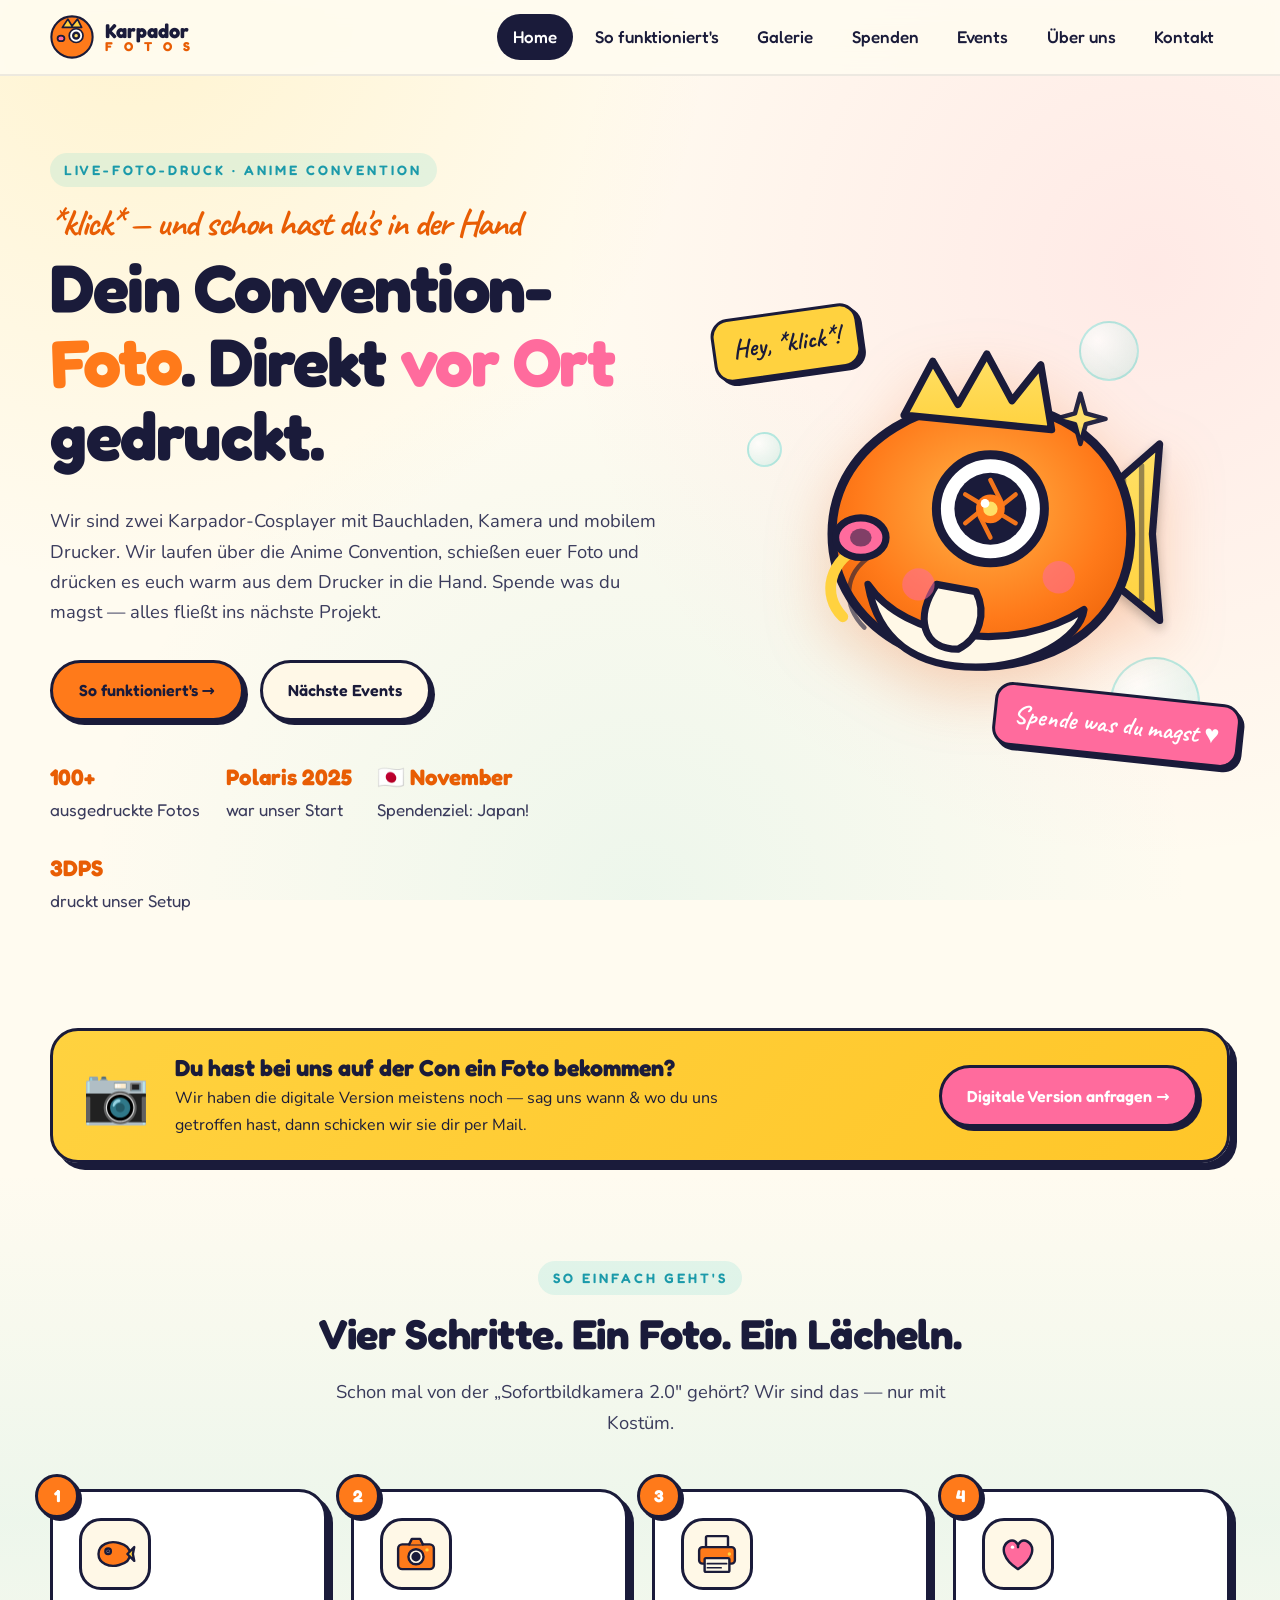
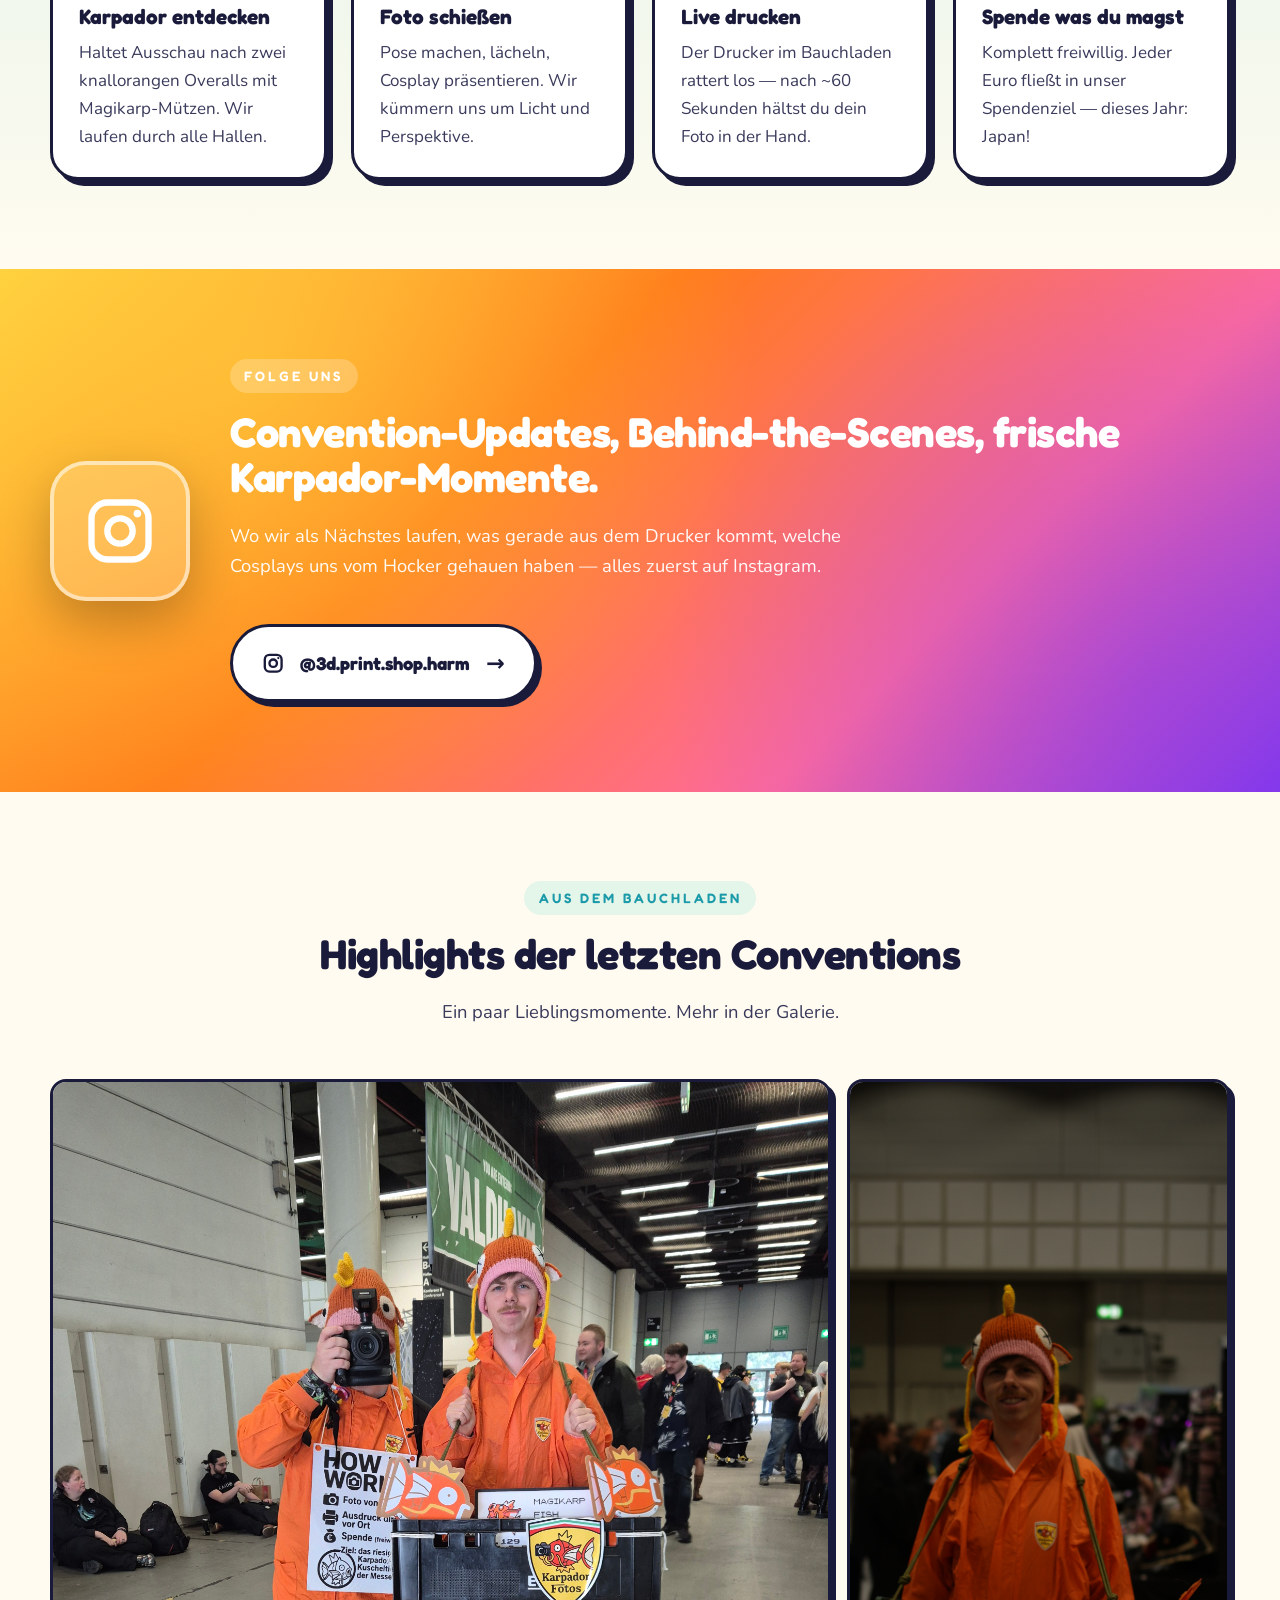
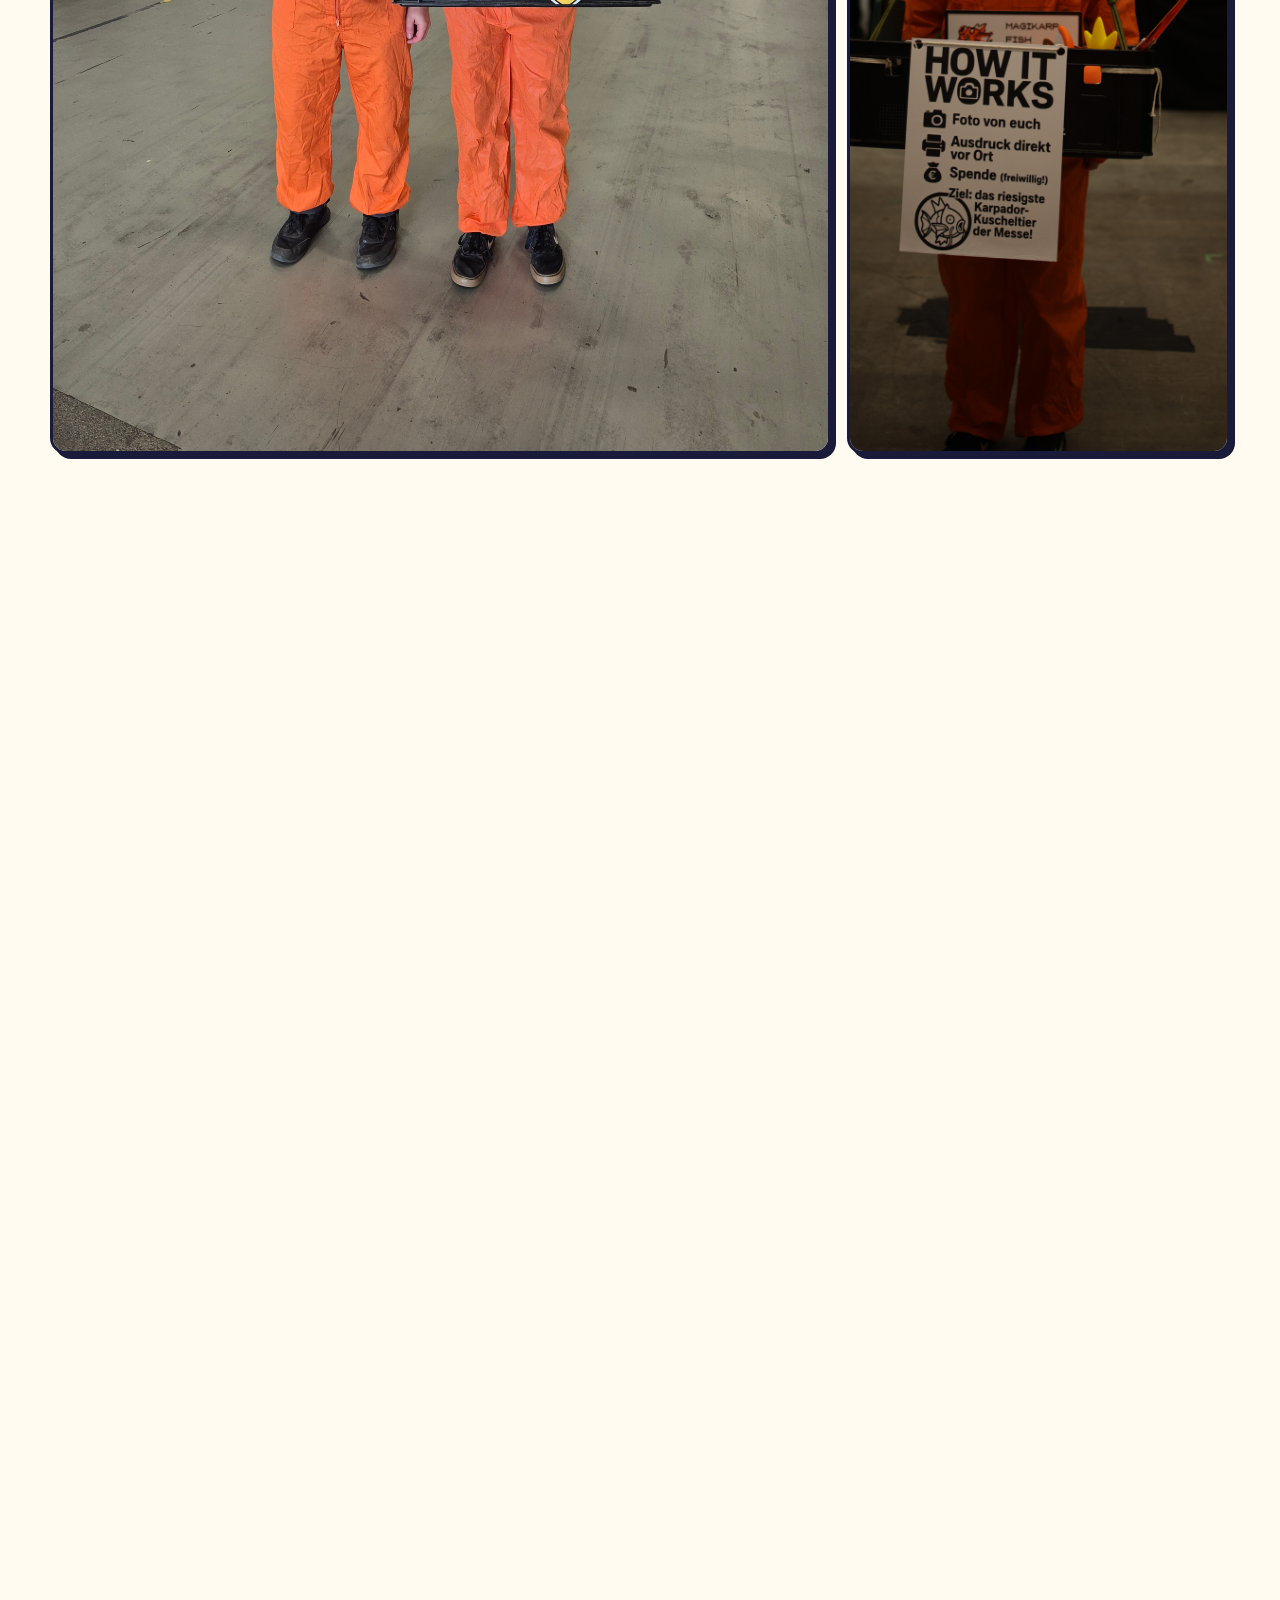
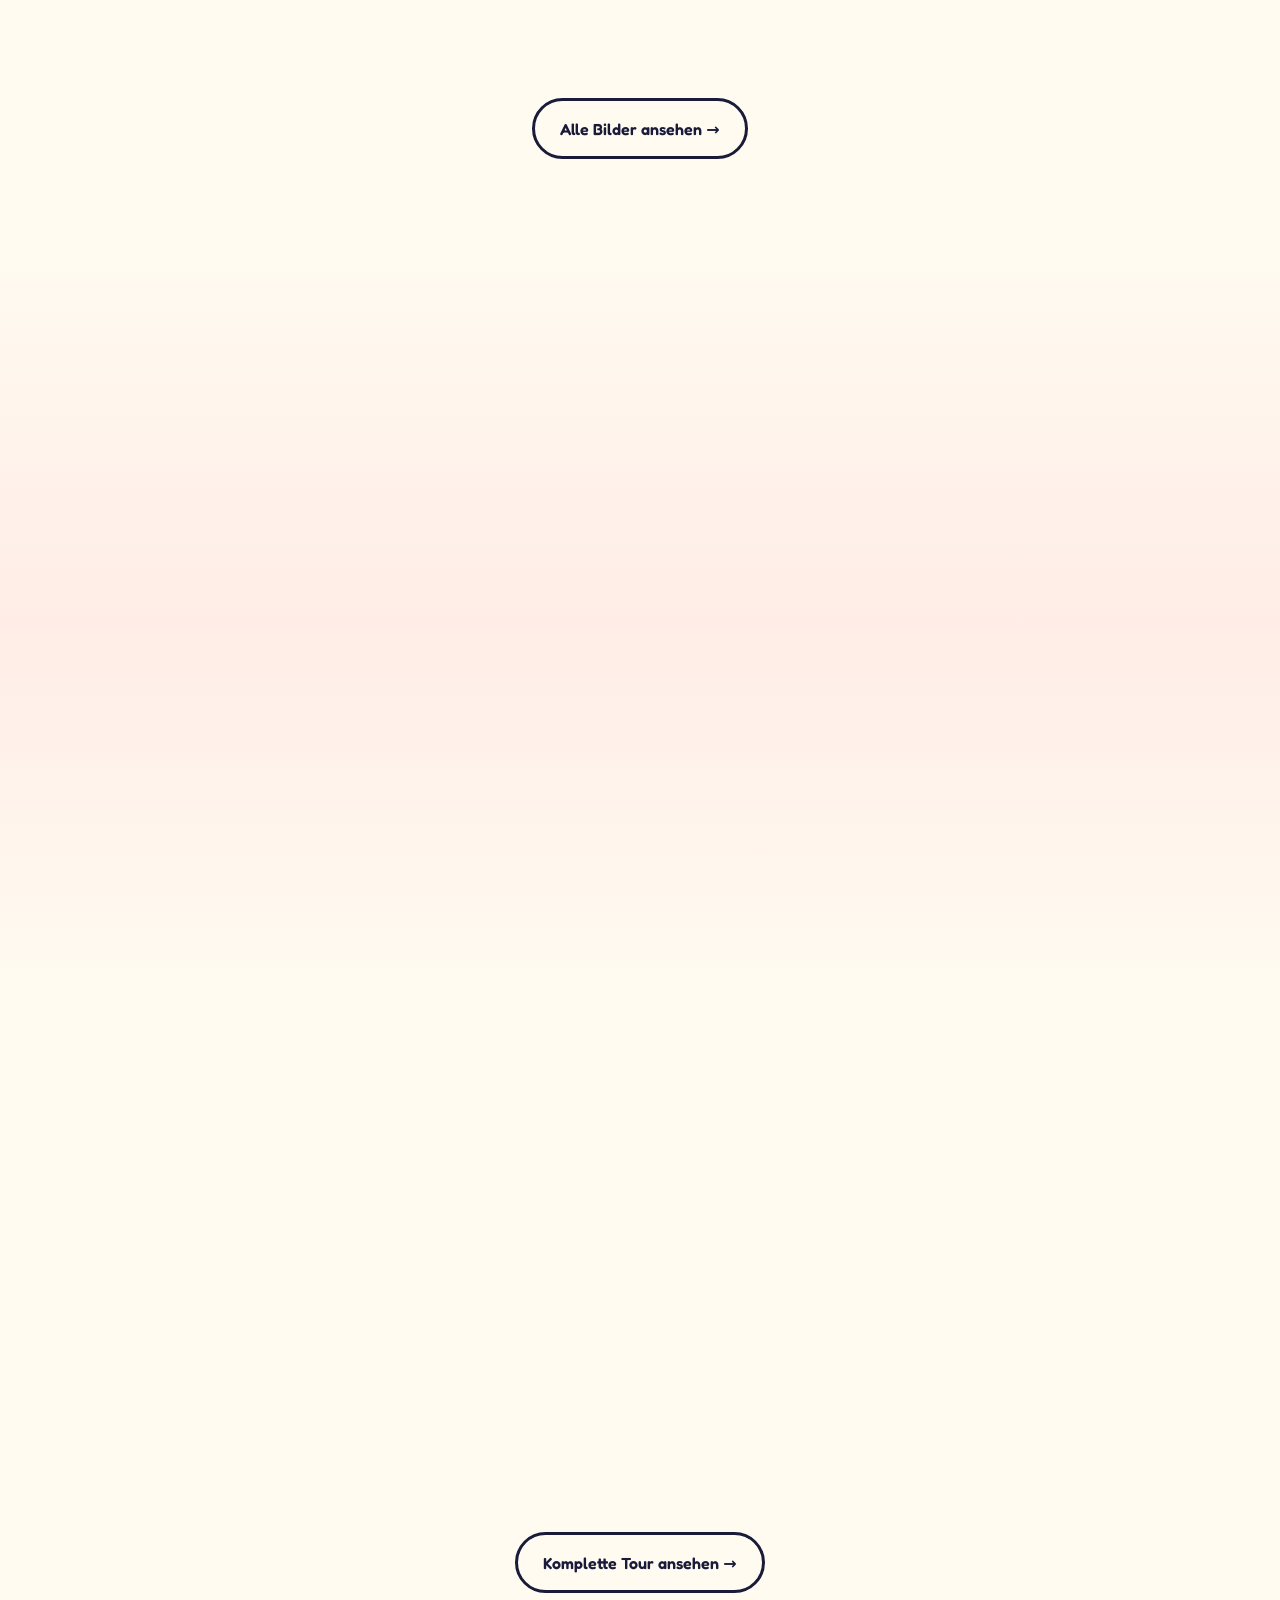
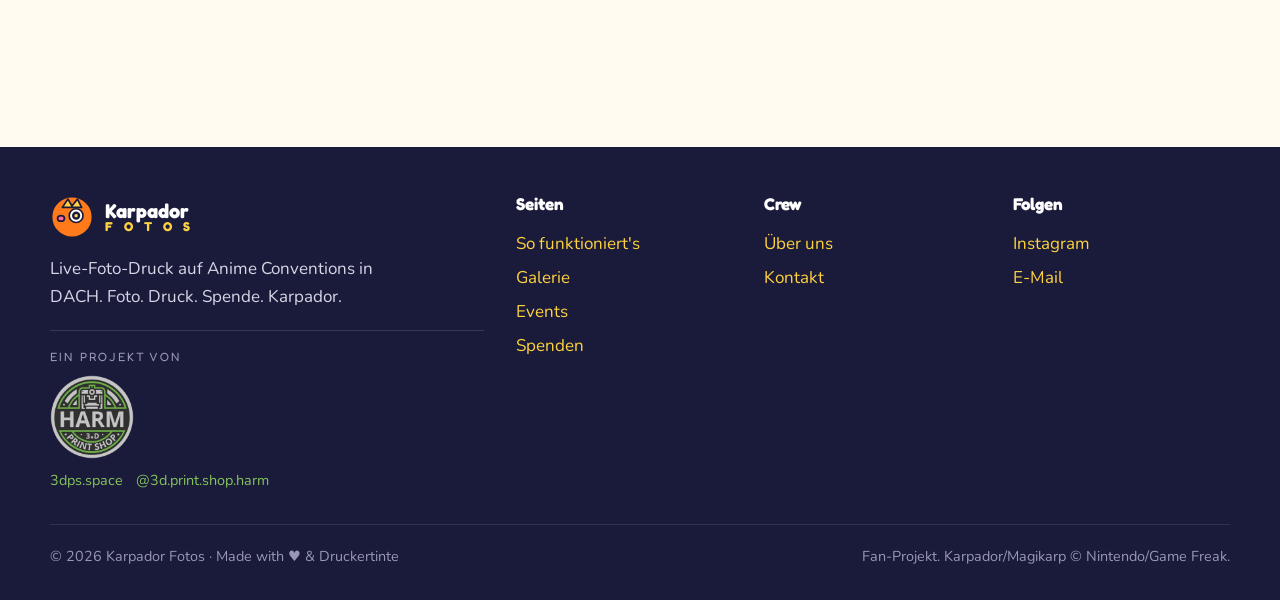
<file: index.html>
<!doctype html>
<html lang="de">
<head>
  <meta charset="utf-8" />
  <meta name="viewport" content="width=device-width, initial-scale=1" />
  <title>Karpador Fotos — Live-Foto-Druck auf Anime Conventions</title>
  <meta name="description" content="Zwei Karpador-Cosplayer mit Bauchladen, Kamera & Drucker. Wir fotografieren dich auf der Convention und drucken dein Foto direkt vor Ort aus. Spende, was du magst." />
  <link rel="icon" type="image/svg+xml" href="assets/favicon.svg" />
  <link rel="preconnect" href="https://fonts.googleapis.com" />
  <link rel="preconnect" href="https://fonts.gstatic.com" crossorigin />
  <link href="https://fonts.googleapis.com/css2?family=Fredoka:wght@500;600;700&family=Nunito:wght@400;600;700&family=Caveat:wght@700&display=swap" rel="stylesheet" />
  <link rel="stylesheet" href="styles.css" />
</head>
<body>

<header class="nav">
  <div class="container nav-inner">
    <a class="brand" href="index.html">
      <img src="assets/favicon.svg" alt="" />
      <span class="brand-text">
        <span>Karpador</span><span>F O T O S</span>
      </span>
    </a>
    <button class="nav-toggle" aria-label="Menü"><span></span></button>
    <nav>
      <ul class="nav-links">
        <li><a href="index.html">Home</a></li>
        <li><a href="so-funktionierts.html">So funktioniert's</a></li>
        <li><a href="galerie.html">Galerie</a></li>
        <li><a href="spenden.html">Spenden</a></li>
        <li><a href="events.html">Events</a></li>
        <li><a href="ueber-uns.html">Über uns</a></li>
        <li><a href="kontakt.html">Kontakt</a></li>
      </ul>
    </nav>
  </div>
</header>

<!-- HERO -->
<section class="hero">
  <div class="container hero-grid">
    <div class="reveal">
      <span class="eyebrow">Live-Foto-Druck · Anime Convention</span>
      <h1>
        <span class="hand" style="font-size:.55em; display:block; margin-bottom:.2em;">*klick* — und schon hast du's in der Hand</span>
        Dein Convention-<span class="accent">Foto</span>.
        Direkt <span class="accent2">vor Ort</span> gedruckt.
      </h1>
      <p class="lead">
        Wir sind zwei Karpador-Cosplayer mit Bauchladen, Kamera und mobilem Drucker.
        Wir laufen über die Anime Convention, schießen euer Foto und drücken es
        euch warm aus dem Drucker in die Hand. Spende was du magst — alles fließt
        ins nächste Projekt.
      </p>
      <div class="hero-cta">
        <a class="btn" href="so-funktionierts.html">So funktioniert's →</a>
        <a class="btn secondary" href="events.html">Nächste Events</a>
      </div>
      <div class="hero-meta">
        <div><strong>100+</strong> ausgedruckte Fotos</div>
        <div><strong>Polaris 2025</strong> war unser Start</div>
        <div><strong>🇯🇵 November</strong> Spendenziel: Japan!</div>
        <div><strong>3DPS</strong> druckt unser Setup</div>
      </div>
    </div>

    <div class="hero-art reveal">
      <span class="bubble b1"></span>
      <span class="bubble b2"></span>
      <span class="bubble b3"></span>
      <span class="sticker">Hey, *klick*!</span>
      <img class="mascot" src="assets/logo.svg" alt="Karpador Fotos Maskottchen" />
      <span class="sticker alt">Spende was du magst ♥</span>
    </div>
  </div>
</section>

<!-- PHOTO RECOVERY CTA -->
<section class="recover-photo-cta">
  <div class="container">
    <div class="recover-card reveal">
      <div class="recover-icon">📷</div>
      <div class="recover-text">
        <h3>Du hast bei uns auf der Con ein Foto bekommen?</h3>
        <p>Wir haben die digitale Version meistens noch — sag uns wann &amp; wo du uns getroffen hast, dann schicken wir sie dir per Mail.</p>
      </div>
      <a class="btn pink recover-btn" href="kontakt.html?topic=foto-wiederfinden">Digitale Version anfragen →</a>
    </div>
  </div>
</section>

<!-- HOW IT WORKS -->
<section class="section-aqua">
  <div class="container">
    <div class="section-head reveal">
      <span class="eyebrow">So einfach geht's</span>
      <h2>Vier Schritte. Ein Foto. Ein Lächeln.</h2>
      <p class="lead">Schon mal von der „Sofortbildkamera 2.0" gehört? Wir sind das — nur mit Kostüm.</p>
    </div>

    <div class="grid cols-4">
      <article class="card reveal">
        <span class="step">1</span>
        <div class="icon"><img src="assets/icon-fish.svg" alt=""/></div>
        <h3>Karpador entdecken</h3>
        <p>Haltet Ausschau nach zwei knallorangen Overalls mit Magikarp-Mützen. Wir laufen durch alle Hallen.</p>
      </article>
      <article class="card reveal">
        <span class="step">2</span>
        <div class="icon"><img src="assets/icon-camera.svg" alt=""/></div>
        <h3>Foto schießen</h3>
        <p>Pose machen, lächeln, Cosplay präsentieren. Wir kümmern uns um Licht und Perspektive.</p>
      </article>
      <article class="card reveal">
        <span class="step">3</span>
        <div class="icon"><img src="assets/icon-print.svg" alt=""/></div>
        <h3>Live drucken</h3>
        <p>Der Drucker im Bauchladen rattert los — nach ~60 Sekunden hältst du dein Foto in der Hand.</p>
      </article>
      <article class="card reveal">
        <span class="step">4</span>
        <div class="icon"><img src="assets/icon-heart.svg" alt=""/></div>
        <h3>Spende was du magst</h3>
        <p>Komplett freiwillig. Jeder Euro fließt in unser Spendenziel — dieses Jahr: Japan!</p>
      </article>
    </div>
  </div>
</section>

<!-- INSTAGRAM CTA -->
<section class="section-insta">
  <div class="container">
    <div class="insta-cta reveal">
      <div class="insta-icon" aria-hidden="true">
        <svg viewBox="0 0 24 24" fill="none" stroke="currentColor" stroke-width="2" stroke-linecap="round" stroke-linejoin="round">
          <rect x="3" y="3" width="18" height="18" rx="5"/>
          <circle cx="12" cy="12" r="4"/>
          <circle cx="17.5" cy="6.5" r="1.2" fill="currentColor" stroke="none"/>
        </svg>
      </div>
      <div>
        <span class="eyebrow">Folge uns</span>
        <h2>Convention-Updates, Behind-the-Scenes, frische Karpador-Momente.</h2>
        <p class="lead">Wo wir als Nächstes laufen, was gerade aus dem Drucker kommt, welche Cosplays uns vom Hocker gehauen haben — alles zuerst auf Instagram.</p>
        <a class="btn-insta" href="https://www.instagram.com/3d.print.shop.harm/" target="_blank" rel="noopener">
          <svg viewBox="0 0 24 24" fill="none" stroke="currentColor" stroke-width="2.5" style="width:1.4rem;height:1.4rem;">
            <rect x="3" y="3" width="18" height="18" rx="5"/>
            <circle cx="12" cy="12" r="4"/>
            <circle cx="17.5" cy="6.5" r="1.2" fill="currentColor" stroke="none"/>
          </svg>
          <span class="handle">@3d.print.shop.harm</span>
          <span class="arrow">→</span>
        </a>
      </div>
    </div>
  </div>
</section>

<!-- GALLERY TEASER -->
<section>
  <div class="container">
    <div class="section-head reveal">
      <span class="eyebrow">Aus dem Bauchladen</span>
      <h2>Highlights der letzten Conventions</h2>
      <p class="lead">Ein paar Lieblingsmomente. Mehr in der Galerie.</p>
    </div>

    <div class="gallery">
      <figure class="wide reveal"><img src="images/20251011_123414.jpg" alt="Karpador Crew mit Bauchladen auf der Convention" /></figure>
      <figure class="small reveal"><img src="images/0R0A3905.JPG" alt="How-it-works Schild am Bauchladen" /></figure>
      <figure class="small reveal"><img src="images/IMG-20251009-WA0000.jpeg" alt="Karpador Sticker aus dem 3D-Drucker" /></figure>
      <figure class="medium reveal"><img src="images/bts-karpador-army-2026.jpg" alt="Frische Karpador-Schule aus dem 3D-Drucker" /></figure>
      <figure class="medium reveal"><img src="images/IMG-20251009-WA0015.jpg" alt="Karpador Illustration über dem Regenbogen" class="landscape" /></figure>
    </div>
    <div class="center mt-3">
      <a class="btn ghost" href="galerie.html">Alle Bilder ansehen →</a>
    </div>
  </div>
</section>

<!-- DONATION GOAL -->
<section class="section-pink">
  <div class="container">
    <div class="panel reveal">
      <div class="grid cols-2" style="align-items:center;">
        <div>
          <span class="eyebrow">Spendenziel 2026</span>
          <h2>Karpador goes Japan 🇯🇵</h2>
          <p class="lead">
            Dieses Jahr sparen wir für unsere große <strong>Japanreise im November</strong>.
            Tokio, Osaka, Akihabara — und natürlich ein Pilgerbesuch im
            Pokémon Center. Jede Spende ist ein Schritt näher.
          </p>
          <div class="mt-2 progress" aria-label="Spendenfortschritt 0 Prozent">
            <span data-value="0" style="width:0%"></span>
          </div>
          <p class="mt-2"><strong>Frisch gestartet</strong> · <span class="hand">jede Spende ist der erste Schritt nach Tokio!</span></p>
          <a class="btn pink mt-2" href="spenden.html">Mehr erfahren →</a>
        </div>
        <div class="center">
          <img src="assets/logo.svg" style="max-width: 280px; margin: 0 auto; animation: float 5s ease-in-out infinite;" alt="" />
        </div>
      </div>
    </div>
  </div>
</section>

<!-- EVENTS TEASER -->
<section>
  <div class="container">
    <div class="section-head reveal">
      <span class="eyebrow">Wo ihr uns trefft</span>
      <h2>Nächste Stops</h2>
    </div>

    <div class="event reveal">
      <div class="date"><span class="day">29</span><span class="month">Mai</span></div>
      <div>
        <h3>DoKomi 2026</h3>
        <p class="where">Düsseldorf · Messe · Fr–So · diese Woche!</p>
      </div>
      <div><span class="status" style="background: var(--pink); color: #fff;">diese Woche</span></div>
    </div>
    <div class="event reveal">
      <div class="date"><span class="day">07</span><span class="month">Nov</span></div>
      <div>
        <h3>Polaris 2026</h3>
        <p class="where">Hamburg · Messe · vermutlich dabei</p>
      </div>
      <div><span class="status">geplant</span></div>
    </div>
    <div class="center mt-3">
      <a class="btn ghost" href="events.html">Komplette Tour ansehen →</a>
    </div>
  </div>
</section>

<!-- FOOTER -->
<footer class="footer">
  <div class="container">
    <div class="footer-grid">
      <div>
        <a class="brand" href="index.html">
          <img src="assets/favicon.svg" alt="" />
          <span class="brand-text">
            <span>Karpador</span><span>F O T O S</span>
          </span>
        </a>
        <p style="margin-top:1rem; max-width: 36ch;">Live-Foto-Druck auf Anime Conventions in DACH. Foto. Druck. Spende. Karpador.</p>
        <div class="dps-badge">
          <div class="label">Ein Projekt von</div>
          <a class="dps-wordmark" href="https://3dps.space" target="_blank" rel="noopener" style="display:block;">
            <picture><source srcset="assets/3dps-logo.webp" type="image/webp"><img src="assets/3dps-logo.png" alt="3D Print Shop Harm" /></picture>
          </a>
          <div class="links">
            <a href="https://3dps.space" target="_blank" rel="noopener">3dps.space</a>
            <a href="https://www.instagram.com/3d.print.shop.harm/" target="_blank" rel="noopener">@3d.print.shop.harm</a>
          </div>
        </div>
      </div>
      <div>
        <h4>Seiten</h4>
        <ul style="list-style:none; padding:0; margin:0; line-height:2;">
          <li><a href="so-funktionierts.html">So funktioniert's</a></li>
          <li><a href="galerie.html">Galerie</a></li>
          <li><a href="events.html">Events</a></li>
          <li><a href="spenden.html">Spenden</a></li>
        </ul>
      </div>
      <div>
        <h4>Crew</h4>
        <ul style="list-style:none; padding:0; margin:0; line-height:2;">
          <li><a href="ueber-uns.html">Über uns</a></li>
          <li><a href="kontakt.html">Kontakt</a></li>
        </ul>
      </div>
      <div>
        <h4>Folgen</h4>
        <ul style="list-style:none; padding:0; margin:0; line-height:2;">
          <li><a href="https://www.instagram.com/3d.print.shop.harm/" target="_blank" rel="noopener">Instagram</a></li>
          <li><a href="mailto:service@3dps.space">E-Mail</a></li>
        </ul>
      </div>
    </div>
    <div class="footer-bottom">
      <span>© 2026 Karpador Fotos · Made with ♥ & Druckertinte</span>
      <span>Fan-Projekt. Karpador/Magikarp © Nintendo/Game Freak.</span>
    </div>
  </div>
</footer>

<script src="script.js"></script>
</body>
</html>
</file>
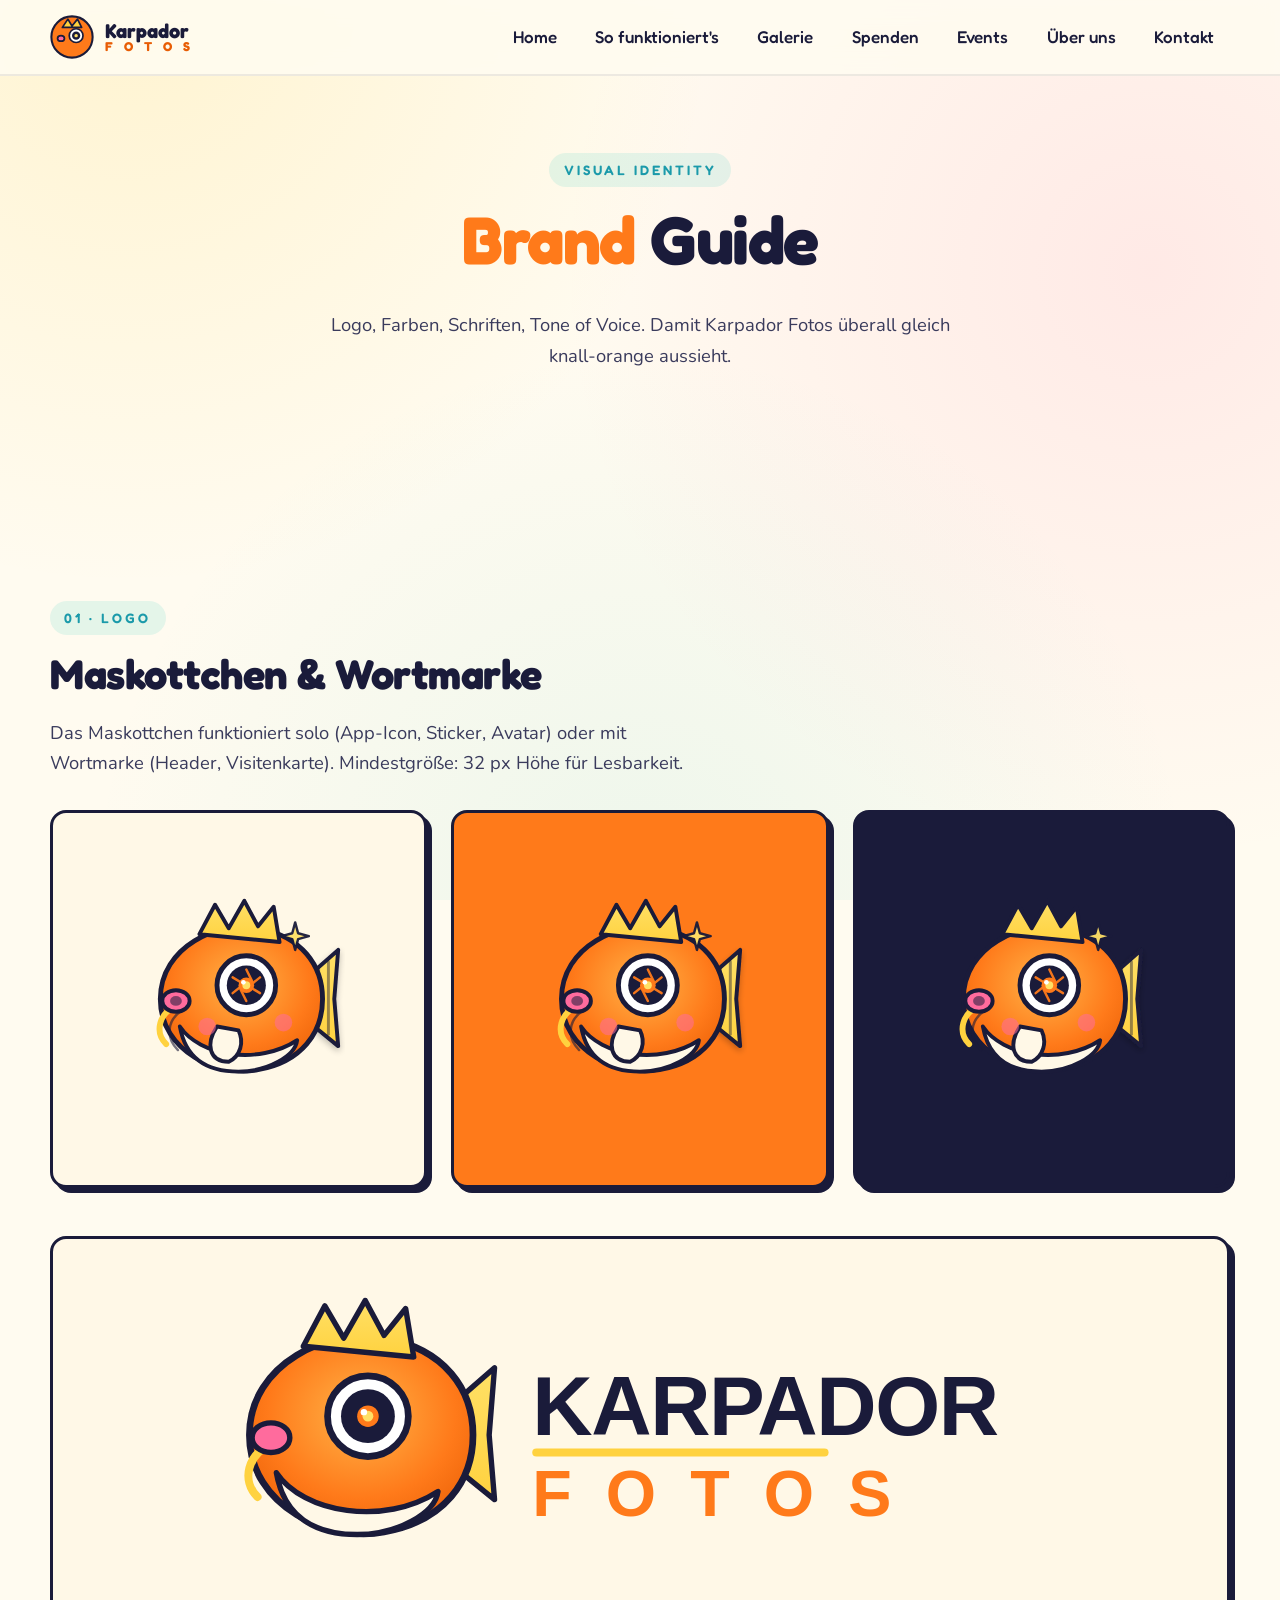
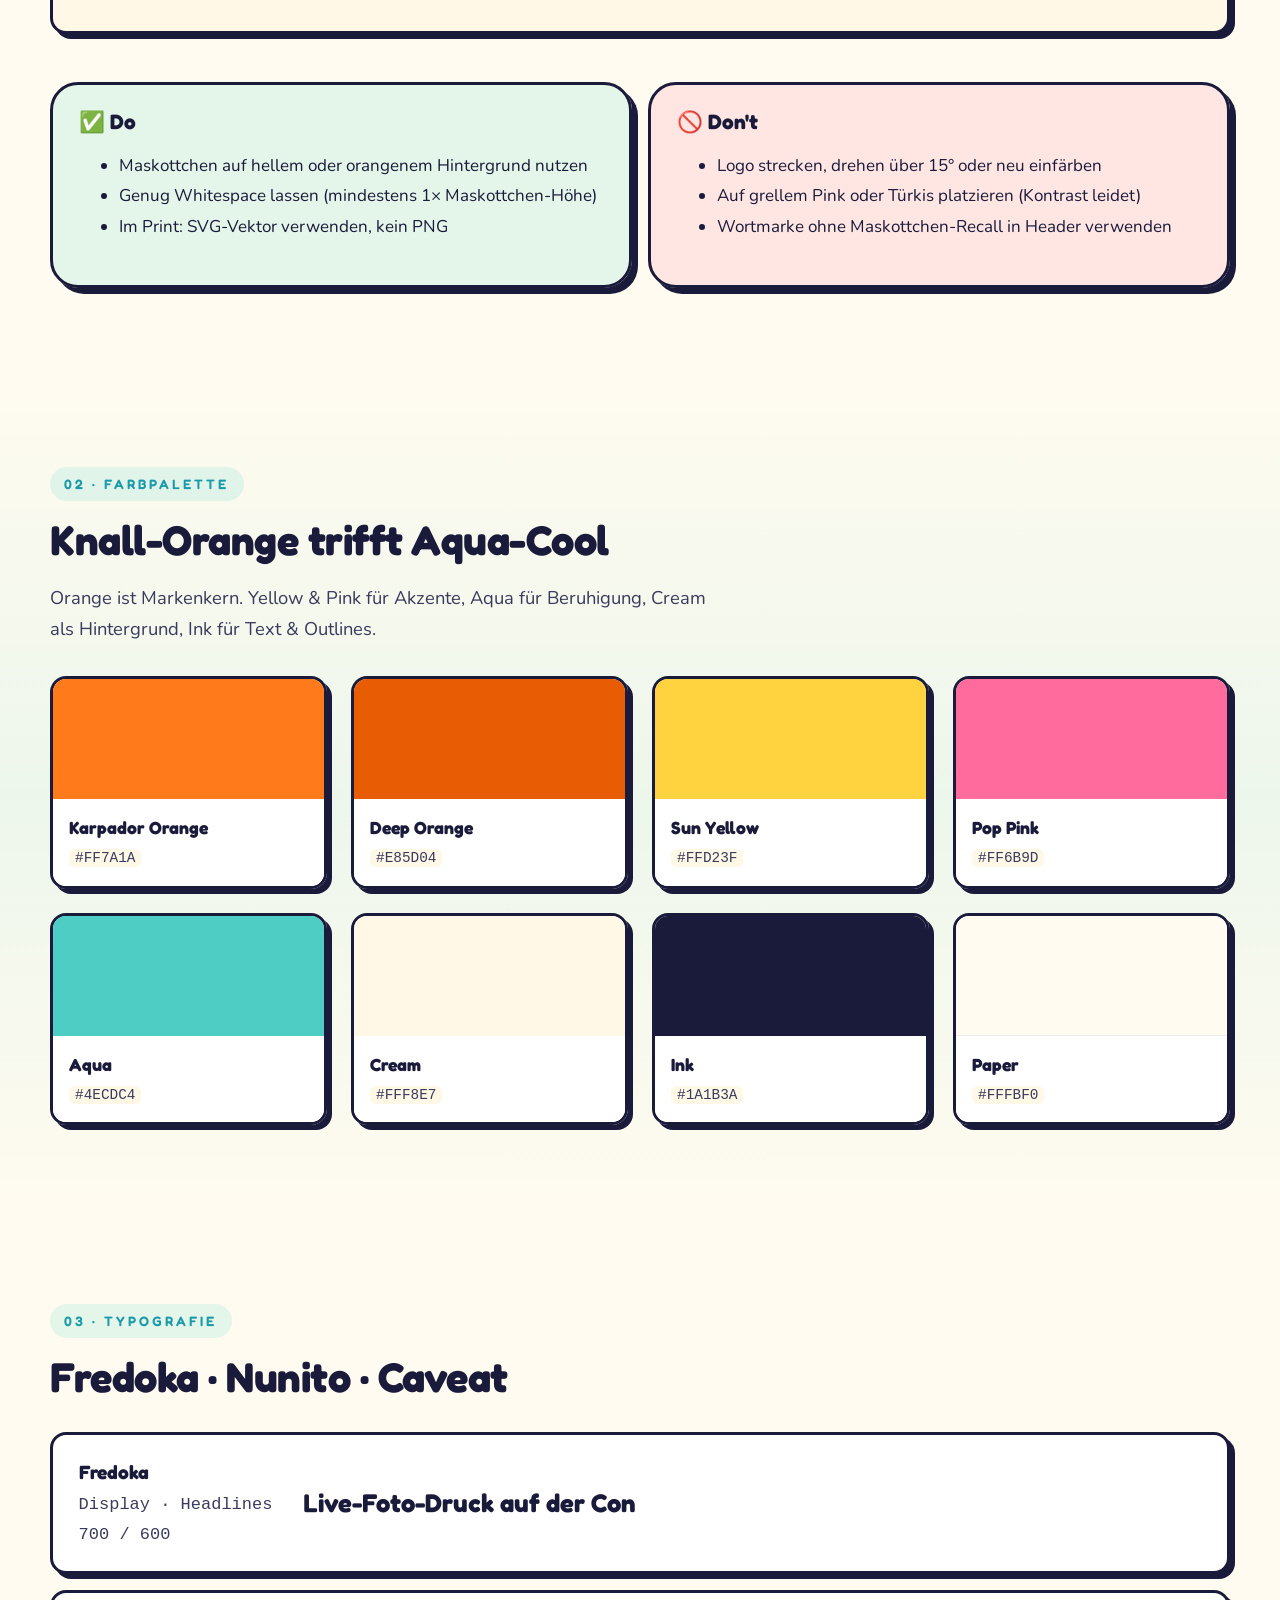
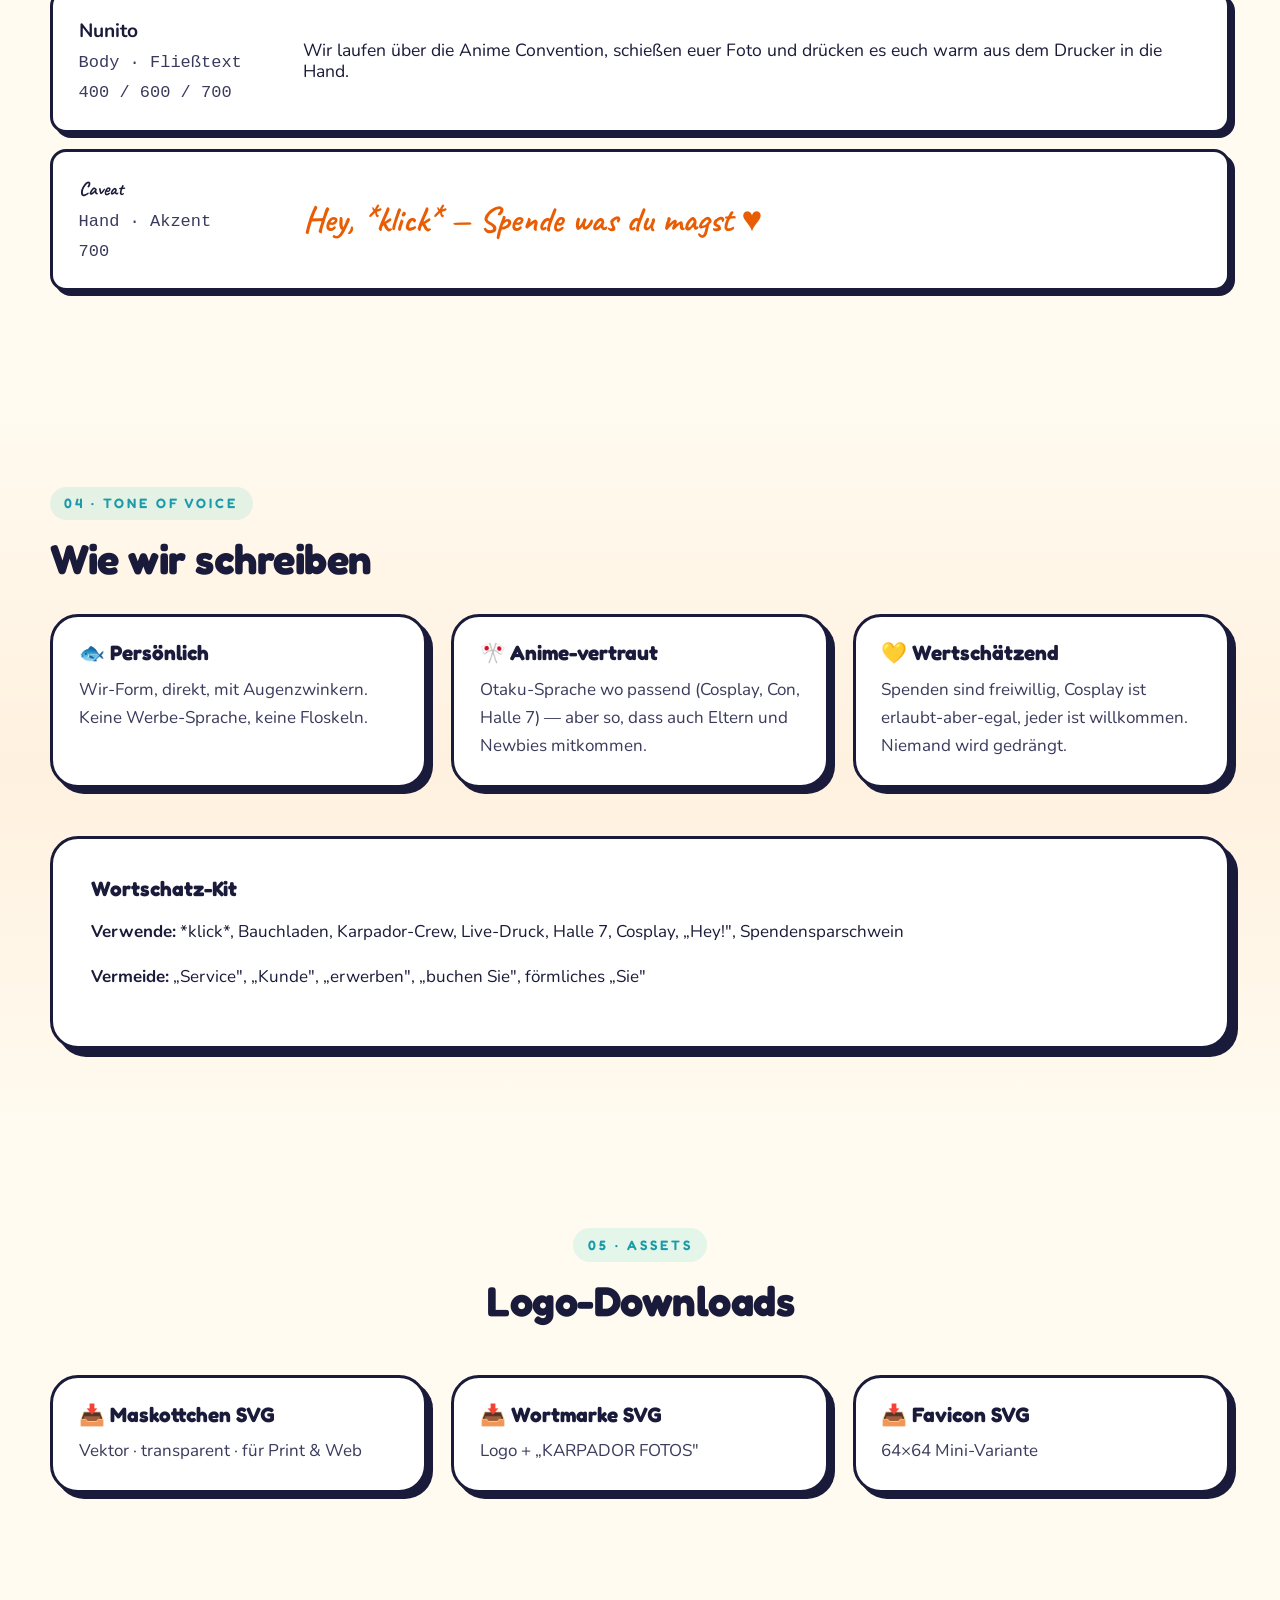
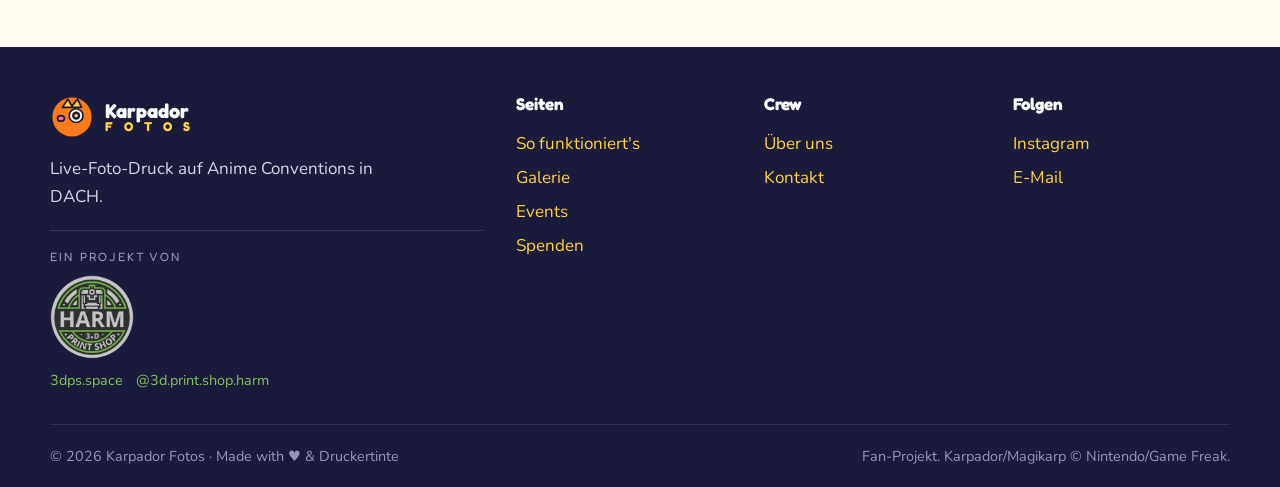
<file: brand.html>
<!doctype html>
<html lang="de">
<head>
  <meta charset="utf-8" />
  <meta name="viewport" content="width=device-width, initial-scale=1" />
  <title>Brand Guide — Karpador Fotos</title>
  <meta name="description" content="Logo, Farben, Typografie, Tone of Voice — die visuelle Identität von Karpador Fotos." />
  <link rel="icon" type="image/svg+xml" href="assets/favicon.svg" />
  <link rel="preconnect" href="https://fonts.googleapis.com" />
  <link rel="preconnect" href="https://fonts.gstatic.com" crossorigin />
  <link href="https://fonts.googleapis.com/css2?family=Fredoka:wght@500;600;700&family=Nunito:wght@400;600;700&family=Caveat:wght@700&display=swap" rel="stylesheet" />
  <link rel="stylesheet" href="styles.css" />
  <style>
    .swatch {
      border: 3px solid var(--ink); border-radius: var(--radius); overflow: hidden;
      box-shadow: 5px 5px 0 var(--ink);
    }
    .swatch .top { height: 120px; }
    .swatch .meta {
      padding: .9rem 1rem; background: #fff;
      font-family: var(--font-display);
    }
    .swatch .meta b { display: block; font-size: 1.1rem; }
    .swatch .meta code {
      background: var(--cream); padding: 1px 6px; border-radius: 6px;
      font-size: .9rem; color: var(--ink-soft);
    }

    .type-row {
      display: grid; grid-template-columns: 200px 1fr; gap: 1.5rem;
      align-items: center;
      padding: 1.4rem 1.6rem;
      border: 3px solid var(--ink); border-radius: var(--radius);
      background: #fff; box-shadow: 5px 5px 0 var(--ink);
      margin-bottom: 1rem;
    }
    @media (max-width: 700px) { .type-row { grid-template-columns: 1fr; } }
    .type-row .meta { font-family: var(--font-display); }
    .type-row .meta b { display:block; font-size: 1.2rem; }
    .type-row .meta code { color: var(--ink-soft); }
    .type-row .demo { font-size: 1.6rem; line-height: 1.2; }

    .logo-card {
      border: 3px solid var(--ink); border-radius: var(--radius);
      padding: 2rem; display: grid; place-items: center;
      background: var(--cream); box-shadow: 5px 5px 0 var(--ink);
      aspect-ratio: 1/1;
    }
    .logo-card.dark { background: var(--ink); }
    .logo-card.orange { background: var(--orange); }
    .logo-card img { max-width: 70%; }

    .do-dont {
      display: grid; gap: 1rem; grid-template-columns: 1fr 1fr;
    }
    @media (max-width: 700px) { .do-dont { grid-template-columns: 1fr; } }
    .do-dont .card { border-color: var(--ink); }
    .do-dont .card.do { background: rgba(78,205,196,.15); }
    .do-dont .card.dont { background: rgba(255,107,157,.15); }
  </style>
</head>
<body>

<header class="nav">
  <div class="container nav-inner">
    <a class="brand" href="index.html">
      <img src="assets/favicon.svg" alt="" />
      <span class="brand-text"><span>Karpador</span><span>F O T O S</span></span>
    </a>
    <button class="nav-toggle" aria-label="Menü"><span></span></button>
    <nav>
      <ul class="nav-links">
        <li><a href="index.html">Home</a></li>
        <li><a href="so-funktionierts.html">So funktioniert's</a></li>
        <li><a href="galerie.html">Galerie</a></li>
        <li><a href="spenden.html">Spenden</a></li>
        <li><a href="events.html">Events</a></li>
        <li><a href="ueber-uns.html">Über uns</a></li>
        <li><a href="kontakt.html">Kontakt</a></li>
      </ul>
    </nav>
  </div>
</header>

<section class="hero">
  <div class="container">
    <div class="section-head reveal">
      <span class="eyebrow">Visual Identity</span>
      <h1><span style="color:var(--orange)">Brand</span> Guide</h1>
      <p class="lead" style="margin: 0 auto;">Logo, Farben, Schriften, Tone of Voice. Damit Karpador Fotos überall gleich knall-orange aussieht.</p>
    </div>
  </div>
</section>

<!-- LOGO -->
<section>
  <div class="container">
    <span class="eyebrow">01 · Logo</span>
    <h2>Maskottchen & Wortmarke</h2>
    <p class="lead">Das Maskottchen funktioniert solo (App-Icon, Sticker, Avatar) oder mit Wortmarke (Header, Visitenkarte). Mindestgröße: 32 px Höhe für Lesbarkeit.</p>

    <div class="grid cols-3 mt-2">
      <div class="logo-card"><img src="assets/logo.svg" alt="" /></div>
      <div class="logo-card orange"><img src="assets/logo.svg" alt="" /></div>
      <div class="logo-card dark"><img src="assets/logo.svg" alt="" /></div>
    </div>

    <div class="logo-card mt-3" style="aspect-ratio: auto; padding: 3rem;">
      <img src="assets/wordmark.svg" alt="Karpador Fotos Wortmarke" style="max-width: 80%;" />
    </div>

    <div class="do-dont mt-3">
      <div class="card do">
        <h3>✅ Do</h3>
        <ul style="line-height: 1.8;">
          <li>Maskottchen auf hellem oder orangenem Hintergrund nutzen</li>
          <li>Genug Whitespace lassen (mindestens 1× Maskottchen-Höhe)</li>
          <li>Im Print: SVG-Vektor verwenden, kein PNG</li>
        </ul>
      </div>
      <div class="card dont">
        <h3>🚫 Don't</h3>
        <ul style="line-height: 1.8;">
          <li>Logo strecken, drehen über 15° oder neu einfärben</li>
          <li>Auf grellem Pink oder Türkis platzieren (Kontrast leidet)</li>
          <li>Wortmarke ohne Maskottchen-Recall in Header verwenden</li>
        </ul>
      </div>
    </div>
  </div>
</section>

<!-- COLOR -->
<section class="section-aqua">
  <div class="container">
    <span class="eyebrow">02 · Farbpalette</span>
    <h2>Knall-Orange trifft Aqua-Cool</h2>
    <p class="lead">Orange ist Markenkern. Yellow & Pink für Akzente, Aqua für Beruhigung, Cream als Hintergrund, Ink für Text & Outlines.</p>

    <div class="grid cols-4 mt-2">
      <div class="swatch"><div class="top" style="background:#FF7A1A"></div><div class="meta"><b>Karpador Orange</b><code>#FF7A1A</code></div></div>
      <div class="swatch"><div class="top" style="background:#E85D04"></div><div class="meta"><b>Deep Orange</b><code>#E85D04</code></div></div>
      <div class="swatch"><div class="top" style="background:#FFD23F"></div><div class="meta"><b>Sun Yellow</b><code>#FFD23F</code></div></div>
      <div class="swatch"><div class="top" style="background:#FF6B9D"></div><div class="meta"><b>Pop Pink</b><code>#FF6B9D</code></div></div>
      <div class="swatch"><div class="top" style="background:#4ECDC4"></div><div class="meta"><b>Aqua</b><code>#4ECDC4</code></div></div>
      <div class="swatch"><div class="top" style="background:#FFF8E7"></div><div class="meta"><b>Cream</b><code>#FFF8E7</code></div></div>
      <div class="swatch"><div class="top" style="background:#1A1B3A"></div><div class="meta"><b>Ink</b><code>#1A1B3A</code></div></div>
      <div class="swatch"><div class="top" style="background:#FFFBF0; border-bottom:1px solid #eee;"></div><div class="meta"><b>Paper</b><code>#FFFBF0</code></div></div>
    </div>
  </div>
</section>

<!-- TYPO -->
<section>
  <div class="container">
    <span class="eyebrow">03 · Typografie</span>
    <h2>Fredoka · Nunito · Caveat</h2>

    <div class="type-row mt-2">
      <div class="meta">
        <b style="font-family: 'Fredoka';">Fredoka</b>
        <code>Display · Headlines</code><br/>
        <code>700 / 600</code>
      </div>
      <div class="demo" style="font-family: 'Fredoka'; font-weight: 700;">
        Live-Foto-Druck auf der Con
      </div>
    </div>
    <div class="type-row">
      <div class="meta">
        <b style="font-family: 'Nunito';">Nunito</b>
        <code>Body · Fließtext</code><br/>
        <code>400 / 600 / 700</code>
      </div>
      <div class="demo" style="font-family: 'Nunito'; font-weight: 400; font-size: 1.1rem;">
        Wir laufen über die Anime Convention, schießen euer Foto und drücken es euch warm aus dem Drucker in die Hand.
      </div>
    </div>
    <div class="type-row">
      <div class="meta">
        <b style="font-family: 'Caveat';">Caveat</b>
        <code>Hand · Akzent</code><br/>
        <code>700</code>
      </div>
      <div class="demo" style="font-family: 'Caveat'; font-weight: 700; color: var(--orange-deep); font-size: 2.2rem;">
        Hey, *klick* — Spende was du magst ♥
      </div>
    </div>
  </div>
</section>

<!-- VOICE -->
<section class="section-orange">
  <div class="container">
    <span class="eyebrow">04 · Tone of Voice</span>
    <h2>Wie wir schreiben</h2>
    <div class="grid cols-3 mt-2">
      <div class="card">
        <h3>🐟 Persönlich</h3>
        <p>Wir-Form, direkt, mit Augenzwinkern. Keine Werbe-Sprache, keine Floskeln.</p>
      </div>
      <div class="card">
        <h3>🎌 Anime-vertraut</h3>
        <p>Otaku-Sprache wo passend (Cosplay, Con, Halle 7) — aber so, dass auch Eltern und Newbies mitkommen.</p>
      </div>
      <div class="card">
        <h3>💛 Wertschätzend</h3>
        <p>Spenden sind freiwillig, Cosplay ist erlaubt-aber-egal, jeder ist willkommen. Niemand wird gedrängt.</p>
      </div>
    </div>

    <div class="panel mt-3">
      <h3>Wortschatz-Kit</h3>
      <p><strong>Verwende:</strong> *klick*, Bauchladen, Karpador-Crew, Live-Druck, Halle 7, Cosplay, „Hey!", Spendensparschwein</p>
      <p><strong>Vermeide:</strong> „Service", „Kunde", „erwerben", „buchen Sie", förmliches „Sie"</p>
    </div>
  </div>
</section>

<!-- DOWNLOADS -->
<section>
  <div class="container">
    <div class="section-head">
      <span class="eyebrow">05 · Assets</span>
      <h2>Logo-Downloads</h2>
    </div>
    <div class="grid cols-3">
      <a class="card" href="assets/logo.svg" download>
        <h3>📥 Maskottchen SVG</h3>
        <p>Vektor · transparent · für Print & Web</p>
      </a>
      <a class="card" href="assets/wordmark.svg" download>
        <h3>📥 Wortmarke SVG</h3>
        <p>Logo + „KARPADOR FOTOS"</p>
      </a>
      <a class="card" href="assets/favicon.svg" download>
        <h3>📥 Favicon SVG</h3>
        <p>64×64 Mini-Variante</p>
      </a>
    </div>
  </div>
</section>

<footer class="footer">
  <div class="container">
    <div class="footer-grid">
      <div>
        <a class="brand" href="index.html">
          <img src="assets/favicon.svg" alt="" />
          <span class="brand-text"><span>Karpador</span><span>F O T O S</span></span>
        </a>
        <p style="margin-top:1rem; max-width: 36ch;">Live-Foto-Druck auf Anime Conventions in DACH.</p>
        <div class="dps-badge">
          <div class="label">Ein Projekt von</div>
          <a class="dps-wordmark" href="https://3dps.space" target="_blank" rel="noopener" style="display:block;">
            <picture><source srcset="assets/3dps-logo.webp" type="image/webp"><img src="assets/3dps-logo.png" alt="3D Print Shop Harm" /></picture>
          </a>
          <div class="links">
            <a href="https://3dps.space" target="_blank" rel="noopener">3dps.space</a>
            <a href="https://www.instagram.com/3d.print.shop.harm/" target="_blank" rel="noopener">@3d.print.shop.harm</a>
          </div>
        </div>
      </div>
      <div><h4>Seiten</h4><ul style="list-style:none; padding:0; margin:0; line-height:2;">
        <li><a href="so-funktionierts.html">So funktioniert's</a></li>
        <li><a href="galerie.html">Galerie</a></li>
        <li><a href="events.html">Events</a></li>
        <li><a href="spenden.html">Spenden</a></li>
      </ul></div>
      <div><h4>Crew</h4><ul style="list-style:none; padding:0; margin:0; line-height:2;">
        <li><a href="ueber-uns.html">Über uns</a></li>
        <li><a href="kontakt.html">Kontakt</a></li>
      </ul></div>
      <div><h4>Folgen</h4><ul style="list-style:none; padding:0; margin:0; line-height:2;">
        <li><a href="https://www.instagram.com/3d.print.shop.harm/" target="_blank" rel="noopener">Instagram</a></li>
        <li><a href="mailto:service@3dps.space">E-Mail</a></li>
      </ul></div>
    </div>
    <div class="footer-bottom">
      <span>© 2026 Karpador Fotos · Made with ♥ & Druckertinte</span>
      <span>Fan-Projekt. Karpador/Magikarp © Nintendo/Game Freak.</span>
    </div>
  </div>
</footer>
<script src="script.js"></script>
</body>
</html>
</file>
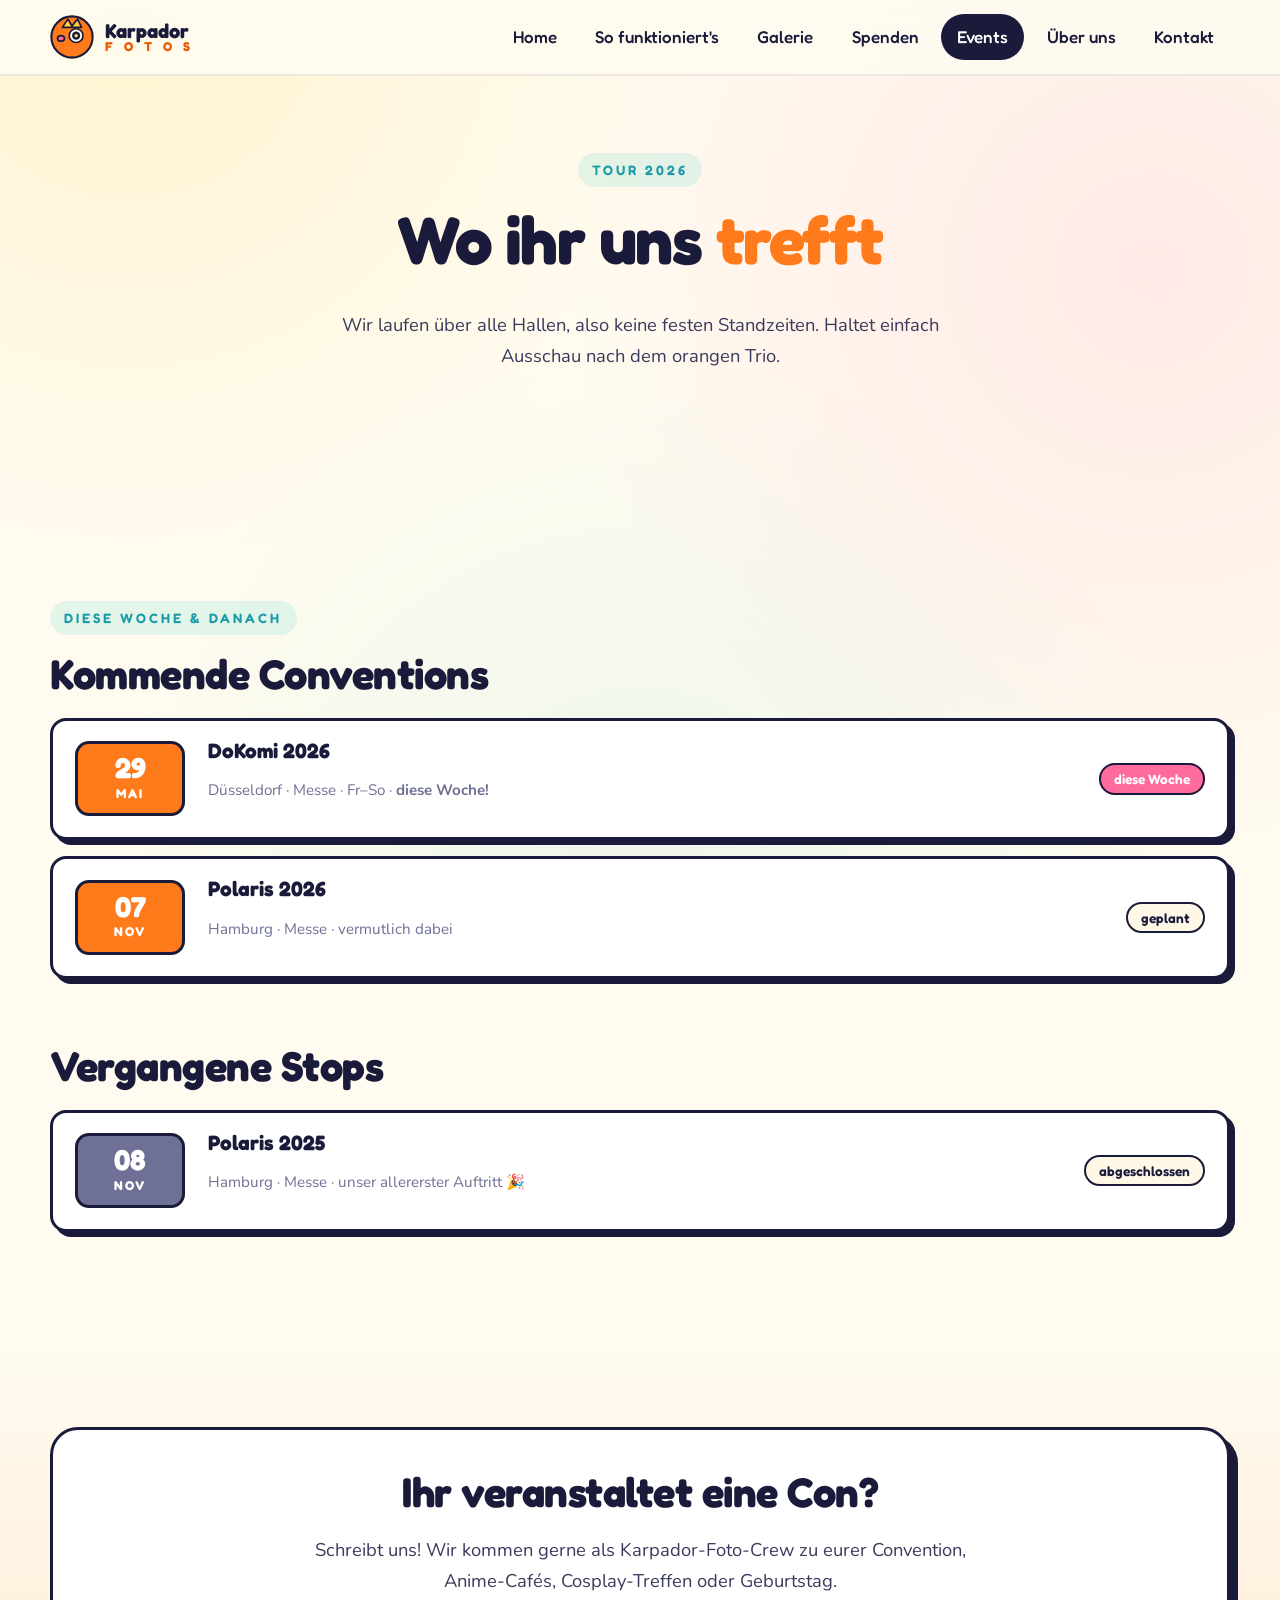
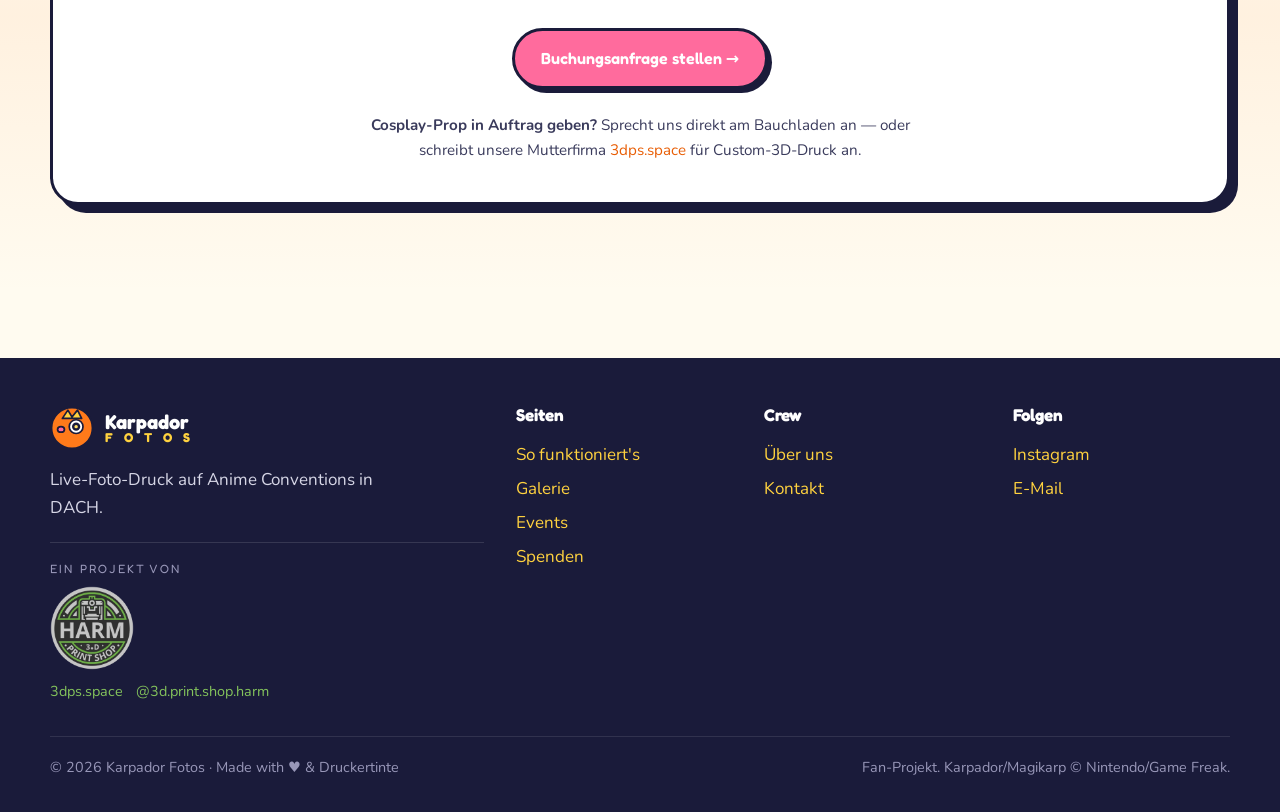
<file: events.html>
<!doctype html>
<html lang="de">
<head>
  <meta charset="utf-8" />
  <meta name="viewport" content="width=device-width, initial-scale=1" />
  <title>Events — Karpador Fotos</title>
  <meta name="description" content="Wo ihr uns als nächstes findet. Convention-Tour 2026." />
  <link rel="icon" type="image/svg+xml" href="assets/favicon.svg" />
  <link rel="preconnect" href="https://fonts.googleapis.com" />
  <link rel="preconnect" href="https://fonts.gstatic.com" crossorigin />
  <link href="https://fonts.googleapis.com/css2?family=Fredoka:wght@500;600;700&family=Nunito:wght@400;600;700&family=Caveat:wght@700&display=swap" rel="stylesheet" />
  <link rel="stylesheet" href="styles.css" />
</head>
<body>

<header class="nav">
  <div class="container nav-inner">
    <a class="brand" href="index.html">
      <img src="assets/favicon.svg" alt="" />
      <span class="brand-text"><span>Karpador</span><span>F O T O S</span></span>
    </a>
    <button class="nav-toggle" aria-label="Menü"><span></span></button>
    <nav>
      <ul class="nav-links">
        <li><a href="index.html">Home</a></li>
        <li><a href="so-funktionierts.html">So funktioniert's</a></li>
        <li><a href="galerie.html">Galerie</a></li>
        <li><a href="spenden.html">Spenden</a></li>
        <li><a href="events.html">Events</a></li>
        <li><a href="ueber-uns.html">Über uns</a></li>
        <li><a href="kontakt.html">Kontakt</a></li>
      </ul>
    </nav>
  </div>
</header>

<section class="hero">
  <div class="container">
    <div class="section-head reveal">
      <span class="eyebrow">Tour 2026</span>
      <h1>Wo ihr uns <span style="color:var(--orange)">trefft</span></h1>
      <p class="lead" style="margin: 0 auto;">Wir laufen über alle Hallen, also keine festen Standzeiten. Haltet einfach Ausschau nach dem orangen Trio.</p>
    </div>
  </div>
</section>

<section>
  <div class="container">
    <span class="eyebrow">Diese Woche & danach</span>
    <h2 class="reveal">Kommende Conventions</h2>

    <div class="event reveal">
      <div class="date"><span class="day">29</span><span class="month">Mai</span></div>
      <div>
        <h3>DoKomi 2026</h3>
        <p class="where">Düsseldorf · Messe · Fr–So · <strong>diese Woche!</strong></p>
      </div>
      <div><span class="status" style="background: var(--pink); color: #fff;">diese Woche</span></div>
    </div>

    <div class="event reveal">
      <div class="date"><span class="day">07</span><span class="month">Nov</span></div>
      <div>
        <h3>Polaris 2026</h3>
        <p class="where">Hamburg · Messe · vermutlich dabei</p>
      </div>
      <div><span class="status">geplant</span></div>
    </div>

    <h2 class="reveal mt-3" style="margin-top: 4rem;">Vergangene Stops</h2>

    <div class="event past reveal">
      <div class="date"><span class="day">08</span><span class="month">Nov</span></div>
      <div>
        <h3>Polaris 2025</h3>
        <p class="where">Hamburg · Messe · unser allererster Auftritt 🎉</p>
      </div>
      <div><span class="status">abgeschlossen</span></div>
    </div>
  </div>
</section>

<section class="section-orange">
  <div class="container">
    <div class="panel reveal" style="text-align:center;">
      <h2>Ihr veranstaltet eine Con?</h2>
      <p class="lead" style="margin: 0 auto;">Schreibt uns! Wir kommen gerne als Karpador-Foto-Crew zu eurer Convention, Anime-Cafés, Cosplay-Treffen oder Geburtstag.</p>
      <a class="btn pink mt-2" href="kontakt.html">Buchungsanfrage stellen →</a>
      <p class="mt-3" style="font-size: .95rem; color: var(--ink-soft); max-width: 60ch; margin: 1.5rem auto 0;">
        <strong>Cosplay-Prop in Auftrag geben?</strong> Sprecht uns direkt am Bauchladen an — oder schreibt unsere Mutterfirma <a href="https://3dps.space" target="_blank" rel="noopener">3dps.space</a> für Custom-3D-Druck an.
      </p>
    </div>
  </div>
</section>

<footer class="footer">
  <div class="container">
    <div class="footer-grid">
      <div>
        <a class="brand" href="index.html">
          <img src="assets/favicon.svg" alt="" />
          <span class="brand-text"><span>Karpador</span><span>F O T O S</span></span>
        </a>
        <p style="margin-top:1rem; max-width: 36ch;">Live-Foto-Druck auf Anime Conventions in DACH.</p>
        <div class="dps-badge">
          <div class="label">Ein Projekt von</div>
          <a class="dps-wordmark" href="https://3dps.space" target="_blank" rel="noopener" style="display:block;">
            <picture><source srcset="assets/3dps-logo.webp" type="image/webp"><img src="assets/3dps-logo.png" alt="3D Print Shop Harm" /></picture>
          </a>
          <div class="links">
            <a href="https://3dps.space" target="_blank" rel="noopener">3dps.space</a>
            <a href="https://www.instagram.com/3d.print.shop.harm/" target="_blank" rel="noopener">@3d.print.shop.harm</a>
          </div>
        </div>
      </div>
      <div><h4>Seiten</h4><ul style="list-style:none; padding:0; margin:0; line-height:2;">
        <li><a href="so-funktionierts.html">So funktioniert's</a></li>
        <li><a href="galerie.html">Galerie</a></li>
        <li><a href="events.html">Events</a></li>
        <li><a href="spenden.html">Spenden</a></li>
      </ul></div>
      <div><h4>Crew</h4><ul style="list-style:none; padding:0; margin:0; line-height:2;">
        <li><a href="ueber-uns.html">Über uns</a></li>
        <li><a href="kontakt.html">Kontakt</a></li>
      </ul></div>
      <div><h4>Folgen</h4><ul style="list-style:none; padding:0; margin:0; line-height:2;">
        <li><a href="https://www.instagram.com/3d.print.shop.harm/" target="_blank" rel="noopener">Instagram</a></li>
        <li><a href="mailto:service@3dps.space">E-Mail</a></li>
      </ul></div>
    </div>
    <div class="footer-bottom">
      <span>© 2026 Karpador Fotos · Made with ♥ & Druckertinte</span>
      <span>Fan-Projekt. Karpador/Magikarp © Nintendo/Game Freak.</span>
    </div>
  </div>
</footer>
<script src="script.js"></script>
</body>
</html>
</file>
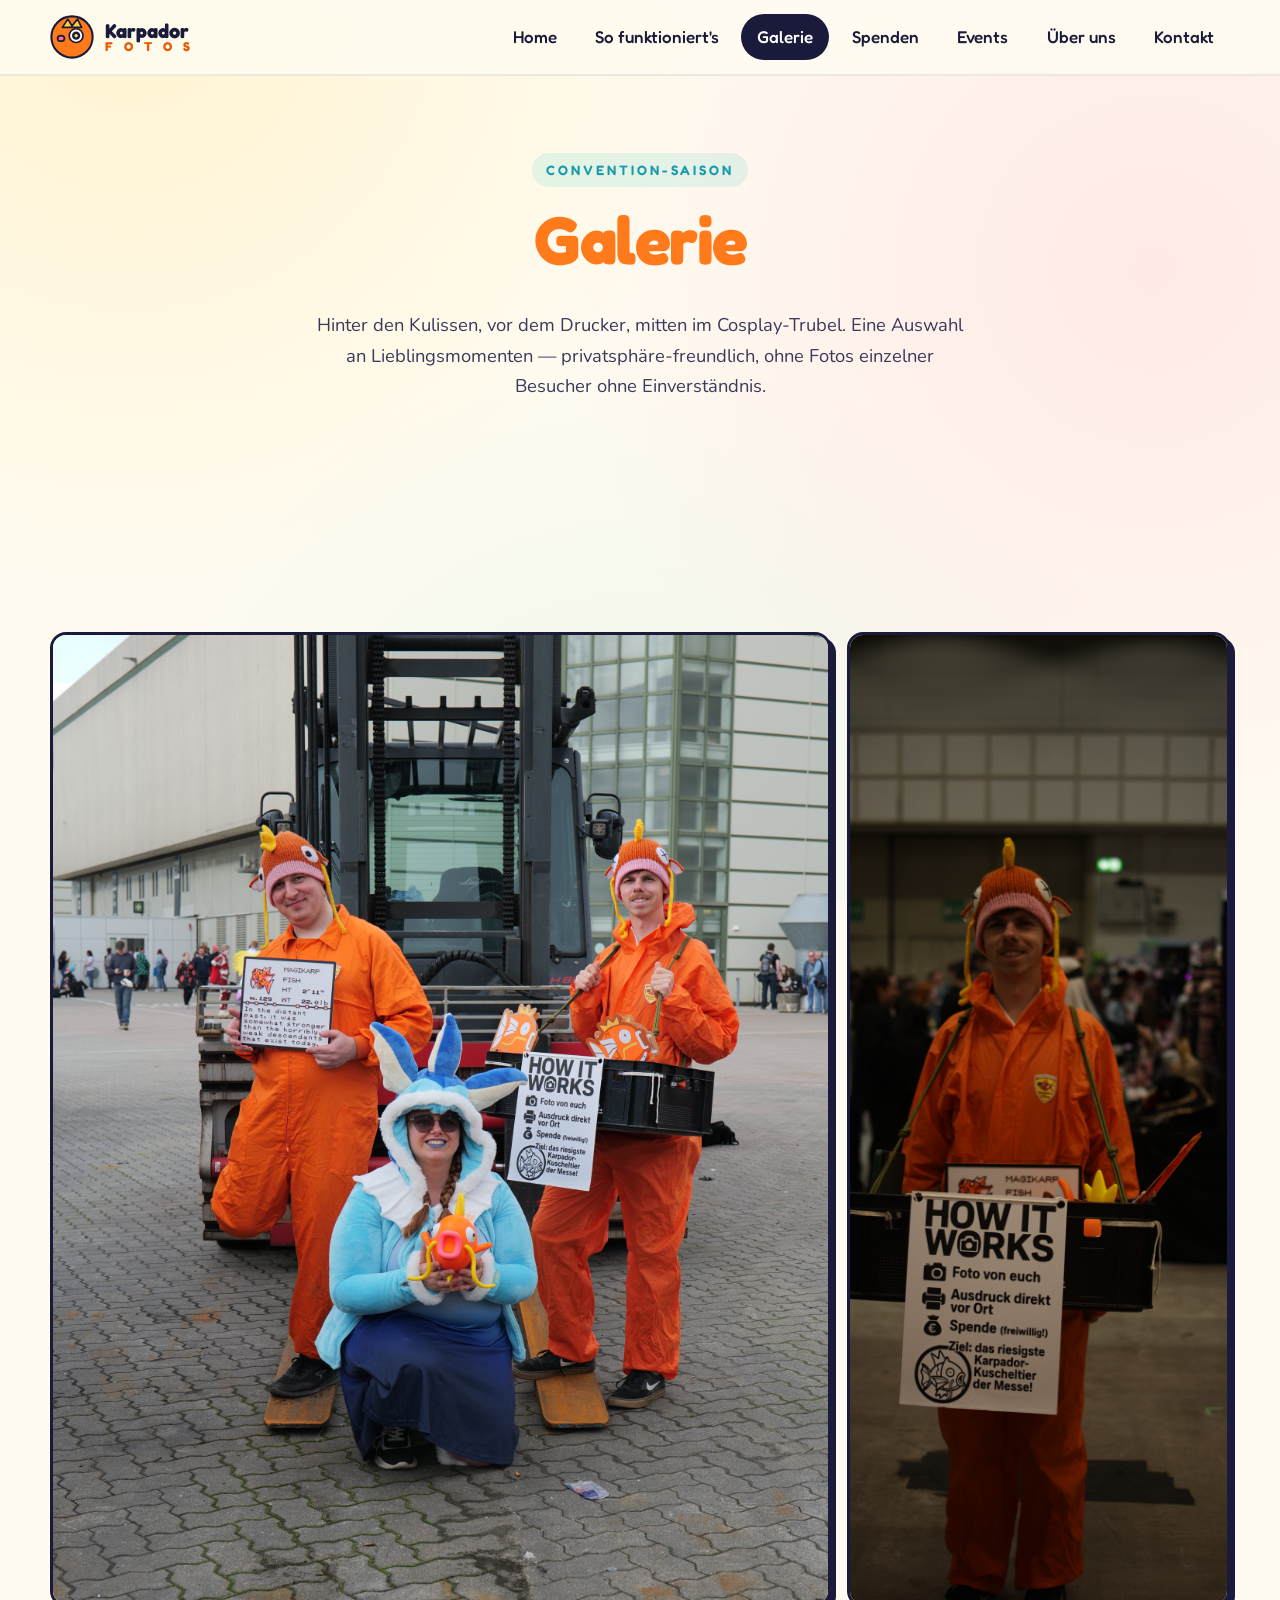
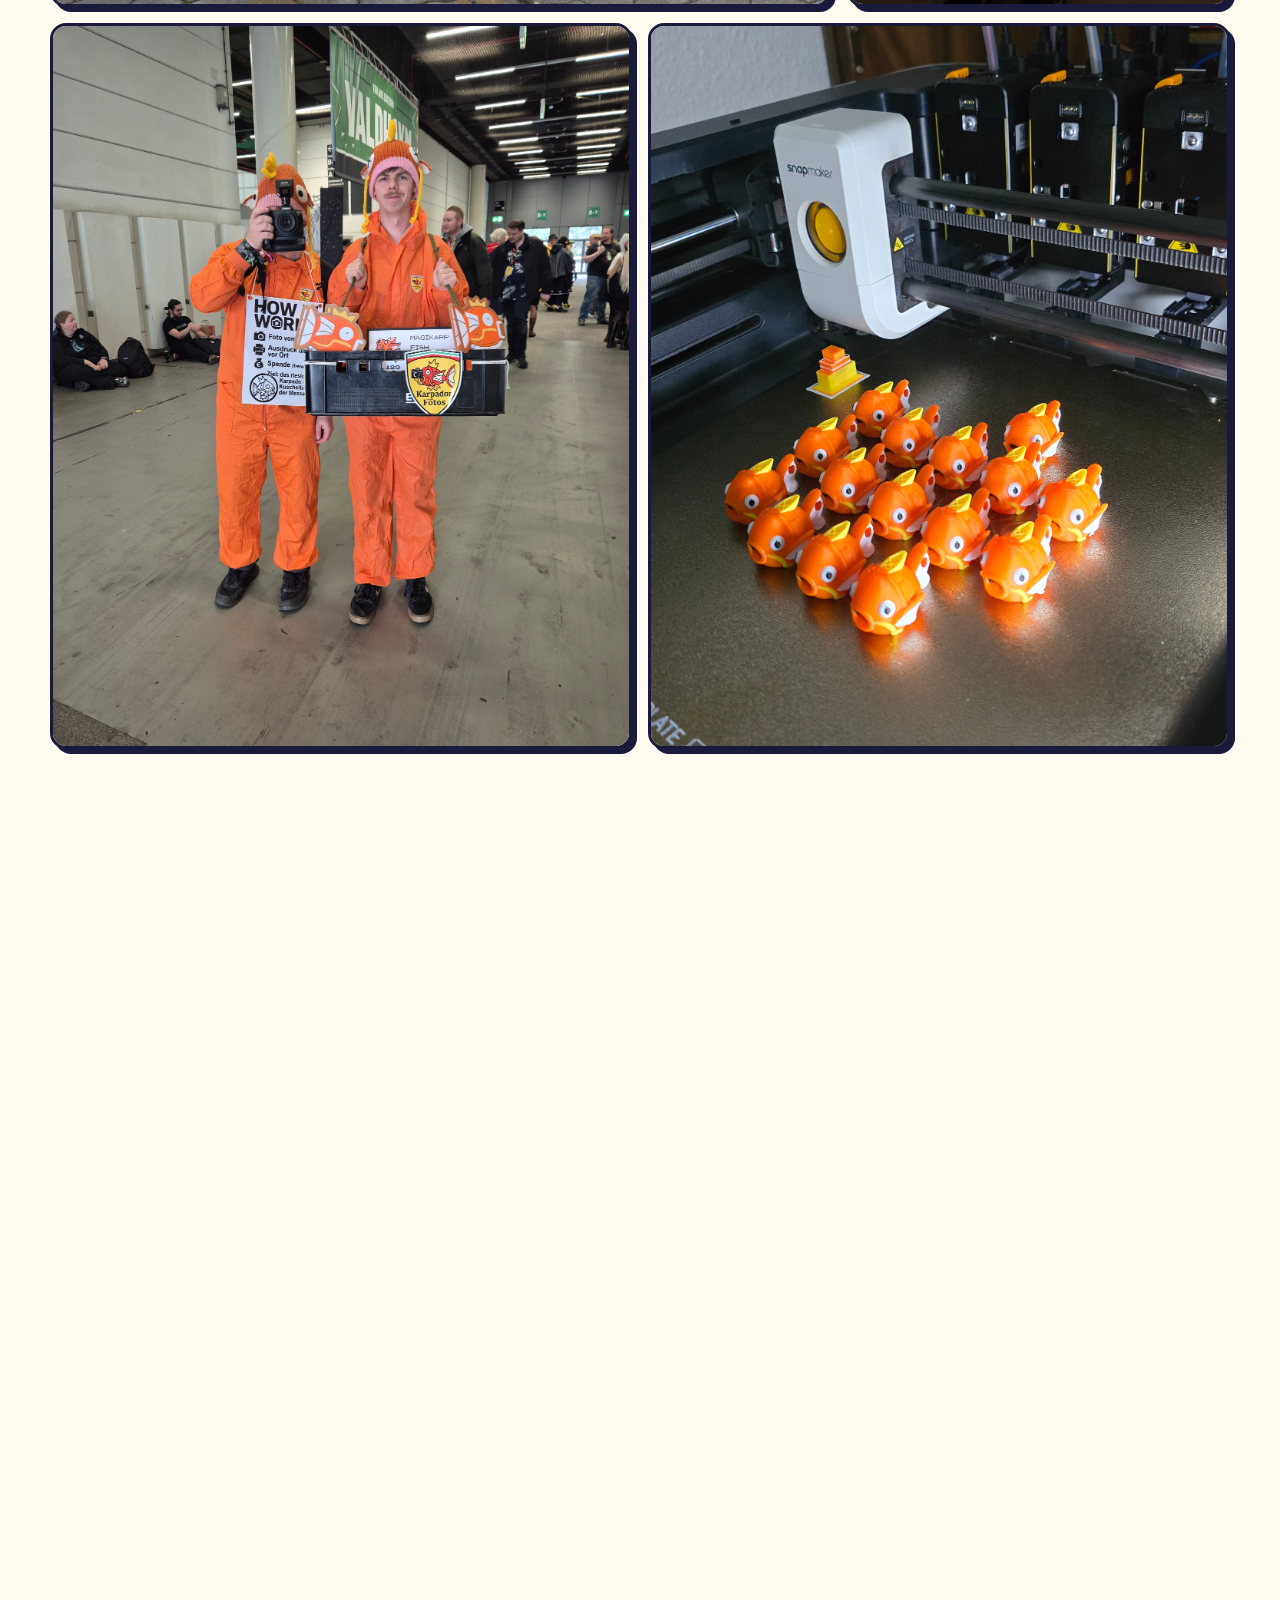
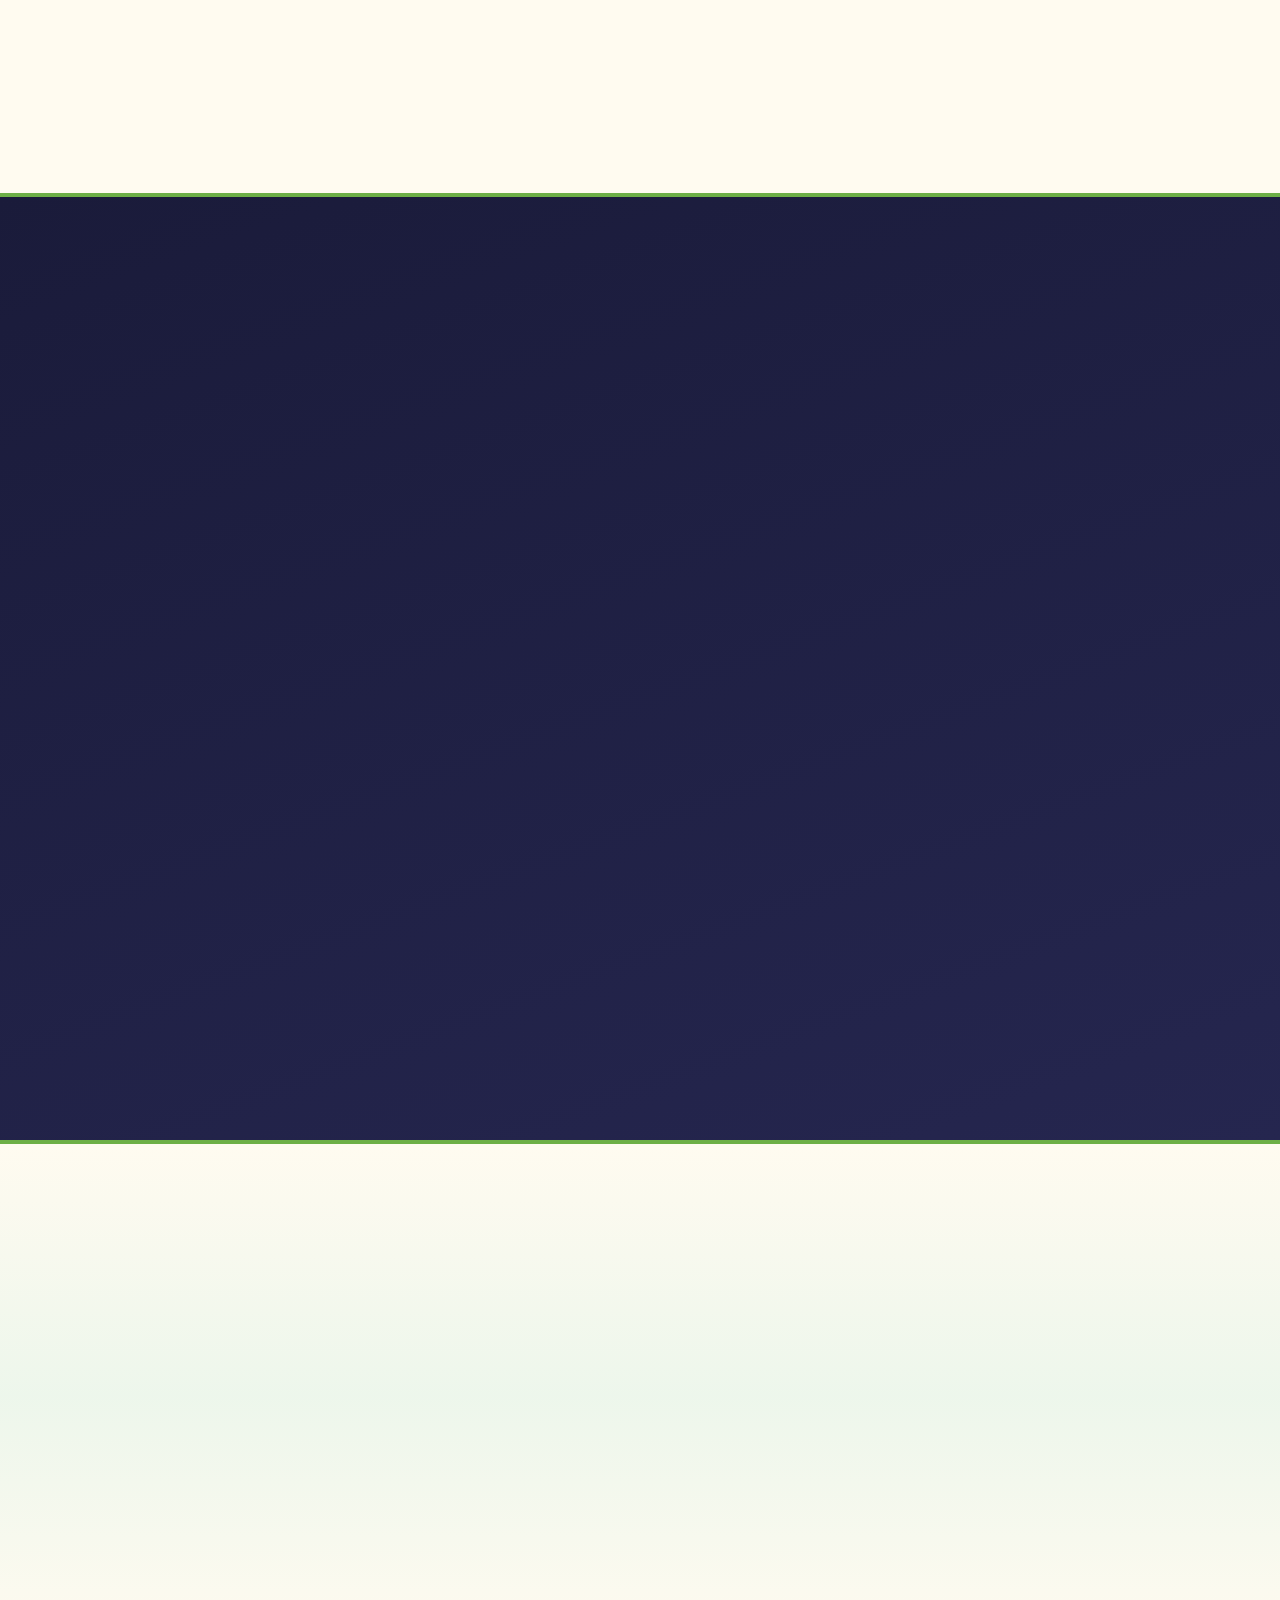
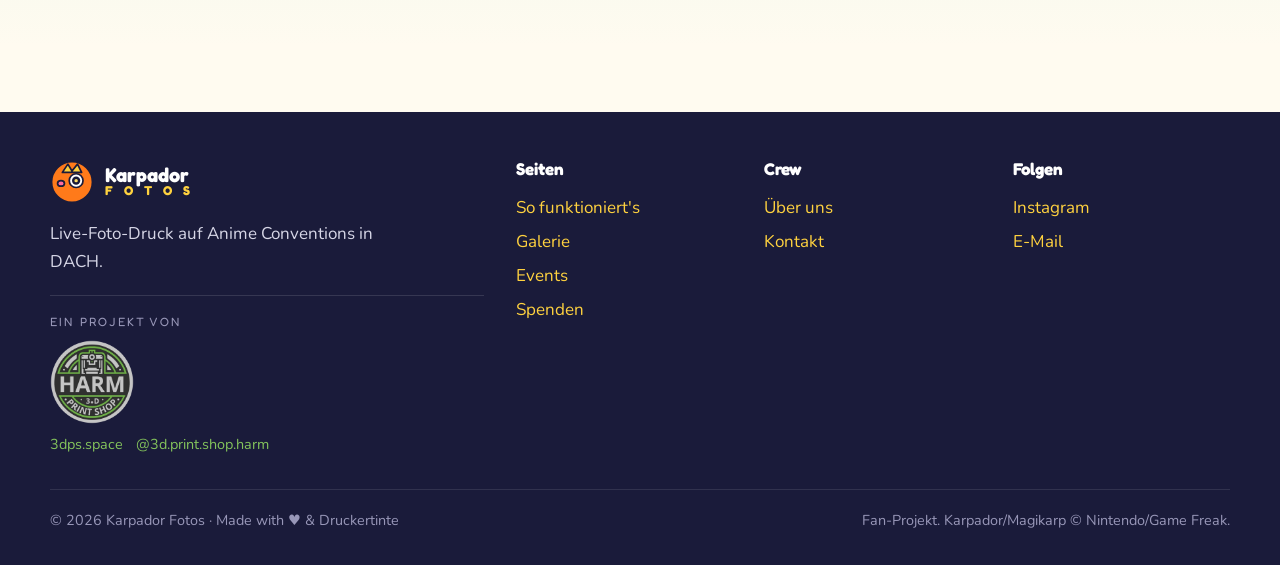
<file: galerie.html>
<!doctype html>
<html lang="de">
<head>
  <meta charset="utf-8" />
  <meta name="viewport" content="width=device-width, initial-scale=1" />
  <title>Galerie — Karpador Fotos</title>
  <meta name="description" content="Schnappschüsse vom Bauchladen, vom Drucker und von der Crew. Eindrücke aus der Convention-Saison." />
  <link rel="icon" type="image/svg+xml" href="assets/favicon.svg" />
  <link rel="preconnect" href="https://fonts.googleapis.com" />
  <link rel="preconnect" href="https://fonts.gstatic.com" crossorigin />
  <link href="https://fonts.googleapis.com/css2?family=Fredoka:wght@500;600;700&family=Nunito:wght@400;600;700&family=Caveat:wght@700&display=swap" rel="stylesheet" />
  <link rel="stylesheet" href="styles.css" />
</head>
<body>

<header class="nav">
  <div class="container nav-inner">
    <a class="brand" href="index.html">
      <img src="assets/favicon.svg" alt="" />
      <span class="brand-text"><span>Karpador</span><span>F O T O S</span></span>
    </a>
    <button class="nav-toggle" aria-label="Menü"><span></span></button>
    <nav>
      <ul class="nav-links">
        <li><a href="index.html">Home</a></li>
        <li><a href="so-funktionierts.html">So funktioniert's</a></li>
        <li><a href="galerie.html">Galerie</a></li>
        <li><a href="spenden.html">Spenden</a></li>
        <li><a href="events.html">Events</a></li>
        <li><a href="ueber-uns.html">Über uns</a></li>
        <li><a href="kontakt.html">Kontakt</a></li>
      </ul>
    </nav>
  </div>
</header>

<section class="hero">
  <div class="container">
    <div class="section-head reveal">
      <span class="eyebrow">Convention-Saison</span>
      <h1><span style="color:var(--orange)">Galerie</span></h1>
      <p class="lead" style="margin: 0 auto;">Hinter den Kulissen, vor dem Drucker, mitten im Cosplay-Trubel. Eine Auswahl an Lieblingsmomenten — privatsphäre-freundlich, ohne Fotos einzelner Besucher ohne Einverständnis.</p>
    </div>
  </div>
</section>

<section>
  <div class="container">
    <div class="gallery">
      <figure class="wide reveal">
        <img src="images/P1121066.jpg" alt="Das komplette Karpador-Trio mit Bauchladen auf der Polaris 2025" />
      </figure>
      <figure class="small reveal">
        <img src="images/0R0A3905.JPG" alt="Karpador im Overall hält das How-it-works Schild" />
      </figure>
      <figure class="medium reveal">
        <img src="images/20251011_123414.jpg" alt="Die Karpador-Brüder mit Kamera und Bauchladen" />
      </figure>
      <figure class="medium reveal">
        <img src="images/bts-karpador-army-2026.jpg" alt="Eine ganze Schule frisch gedruckter Mini-Karpador vor dem Drucker" />
      </figure>
      <figure class="small reveal">
        <img src="images/IMG-20251009-WA0000.jpeg" alt="3D-gedrucktes Karpador-Logo aus orangem Filament" />
      </figure>
      <figure class="wide reveal">
        <img src="images/IMG-20251009-WA0015.jpg" alt="Karpador-Illustration über dem Regenbogen" class="landscape"/>
      </figure>
    </div>

    <div class="panel mt-3 reveal" style="text-align:center;">
      <h2>Mehr Eindrücke?</h2>
      <p class="lead" style="margin: 0 auto;">Wir laden regelmäßig Foto-Highlights nach jeder Convention auf Instagram. Folgt uns — und taggt uns mit eurem Karpador-Foto!</p>
      <div class="hero-cta center mt-2" style="justify-content:center;">
        <a class="btn pink" href="https://www.instagram.com/3d.print.shop.harm/" target="_blank" rel="noopener">@3d.print.shop.harm auf Instagram →</a>
      </div>
    </div>
  </div>
</section>

<section class="section-dps">
  <div class="container">
    <div class="section-head reveal">
      <span class="eyebrow">Behind the Scenes</span>
      <h2>Aus dem Druckerstudio</h2>
      <p class="lead">Jedes Karpador-Schild, jeder Sticker, jede Bauchladen-Halterung läuft erst durch unsere eigenen 3D-Drucker — bevor's auf die Convention geht.</p>
    </div>
    <div class="grid cols-3 reveal" style="align-items:center;">
      <figure style="margin:0;">
        <img src="images/bts-fresh-print-2026.jpg" alt="Frische Mini-Karpador direkt auf dem Druckbett" style="width:100%; border: 3px solid var(--lime); border-radius: var(--radius); box-shadow: 6px 6px 0 rgba(109,175,70,.3);" />
        <figcaption style="font-family: var(--font-hand); font-size: 1.05rem; color: var(--lime-light); margin-top: .4rem; text-align: center;">Frisch aus dem Drucker — noch warm</figcaption>
      </figure>
      <figure style="margin:0;">
        <img src="images/bts-karpador-army-2026.jpg" alt="Eine ganze Schule Mini-Karpador in Reih und Glied vor dem Drucker" style="width:100%; border: 3px solid var(--lime); border-radius: var(--radius); box-shadow: 6px 6px 0 rgba(109,175,70,.3);" />
        <figcaption style="font-family: var(--font-hand); font-size: 1.05rem; color: var(--lime-light); margin-top: .4rem; text-align: center;">Eine ganze Karpador-Schule ✨</figcaption>
      </figure>
      <div>
        <p>Schilder, Sticker, Logo-Halterungen — und jede Menge kleine Karpador, die ihr am Bauchladen sehen werdet. Du brauchst selbst ein Cosplay-Prop, eine Würfelbox, ein Custom-Modell? Wir drucken's. FDM bis 400×400×450 mm, Resin für feine Details, CAD auf Bestellung.</p>
        <div class="dps-services" style="margin: .8rem 0;">
          <span class="dps-tag">FDM</span>
          <span class="dps-tag">Resin</span>
          <span class="dps-tag">CAD</span>
          <span class="dps-tag">3D-Scan</span>
        </div>
        <div class="dps-cta" style="margin-top: 1rem;">
          <a class="dps-btn" href="https://3dps.space" target="_blank" rel="noopener">Zu 3dps.space →</a>
          <a class="dps-btn ghost" href="https://www.instagram.com/3d.print.shop.harm/" target="_blank" rel="noopener">Instagram</a>
        </div>
      </div>
    </div>
  </div>
</section>

<section class="section-aqua">
  <div class="container">
    <div class="section-head reveal">
      <span class="eyebrow">Hinweis</span>
      <h2>Datenschutz & eure Fotos</h2>
    </div>
    <div class="grid cols-3">
      <div class="card reveal">
        <h3>🔒 Eure Fotos gehören euch</h3>
        <p>Eure Convention-Fotos teilen wir nur, wenn ihr aktiv zustimmt. Im Zweifel zeigen wir lieber den Bauchladen.</p>
      </div>
      <div class="card reveal">
        <h3>🗑️ Auf Wunsch gelöscht</h3>
        <p>Wenn euer Foto irgendwo öffentlich auftaucht und ihr das nicht wollt, schreibt uns — wir nehmen es sofort runter.</p>
      </div>
      <div class="card reveal">
        <h3>📲 Tag uns gerne</h3>
        <p>Postet ihr euer Karpador-Foto selbst, freuen wir uns über einen Tag <span class="hand" style="font-size:1.2rem;">@3d.print.shop.harm</span>!</p>
      </div>
    </div>
  </div>
</section>

<footer class="footer">
  <div class="container">
    <div class="footer-grid">
      <div>
        <a class="brand" href="index.html">
          <img src="assets/favicon.svg" alt="" />
          <span class="brand-text"><span>Karpador</span><span>F O T O S</span></span>
        </a>
        <p style="margin-top:1rem; max-width: 36ch;">Live-Foto-Druck auf Anime Conventions in DACH.</p>
        <div class="dps-badge">
          <div class="label">Ein Projekt von</div>
          <a class="dps-wordmark" href="https://3dps.space" target="_blank" rel="noopener" style="display:block;">
            <picture><source srcset="assets/3dps-logo.webp" type="image/webp"><img src="assets/3dps-logo.png" alt="3D Print Shop Harm" /></picture>
          </a>
          <div class="links">
            <a href="https://3dps.space" target="_blank" rel="noopener">3dps.space</a>
            <a href="https://www.instagram.com/3d.print.shop.harm/" target="_blank" rel="noopener">@3d.print.shop.harm</a>
          </div>
        </div>
      </div>
      <div><h4>Seiten</h4><ul style="list-style:none; padding:0; margin:0; line-height:2;">
        <li><a href="so-funktionierts.html">So funktioniert's</a></li>
        <li><a href="galerie.html">Galerie</a></li>
        <li><a href="events.html">Events</a></li>
        <li><a href="spenden.html">Spenden</a></li>
      </ul></div>
      <div><h4>Crew</h4><ul style="list-style:none; padding:0; margin:0; line-height:2;">
        <li><a href="ueber-uns.html">Über uns</a></li>
        <li><a href="kontakt.html">Kontakt</a></li>
      </ul></div>
      <div><h4>Folgen</h4><ul style="list-style:none; padding:0; margin:0; line-height:2;">
        <li><a href="https://www.instagram.com/3d.print.shop.harm/" target="_blank" rel="noopener">Instagram</a></li>
        <li><a href="mailto:service@3dps.space">E-Mail</a></li>
      </ul></div>
    </div>
    <div class="footer-bottom">
      <span>© 2026 Karpador Fotos · Made with ♥ & Druckertinte</span>
      <span>Fan-Projekt. Karpador/Magikarp © Nintendo/Game Freak.</span>
    </div>
  </div>
</footer>
<script src="script.js"></script>
</body>
</html>
</file>
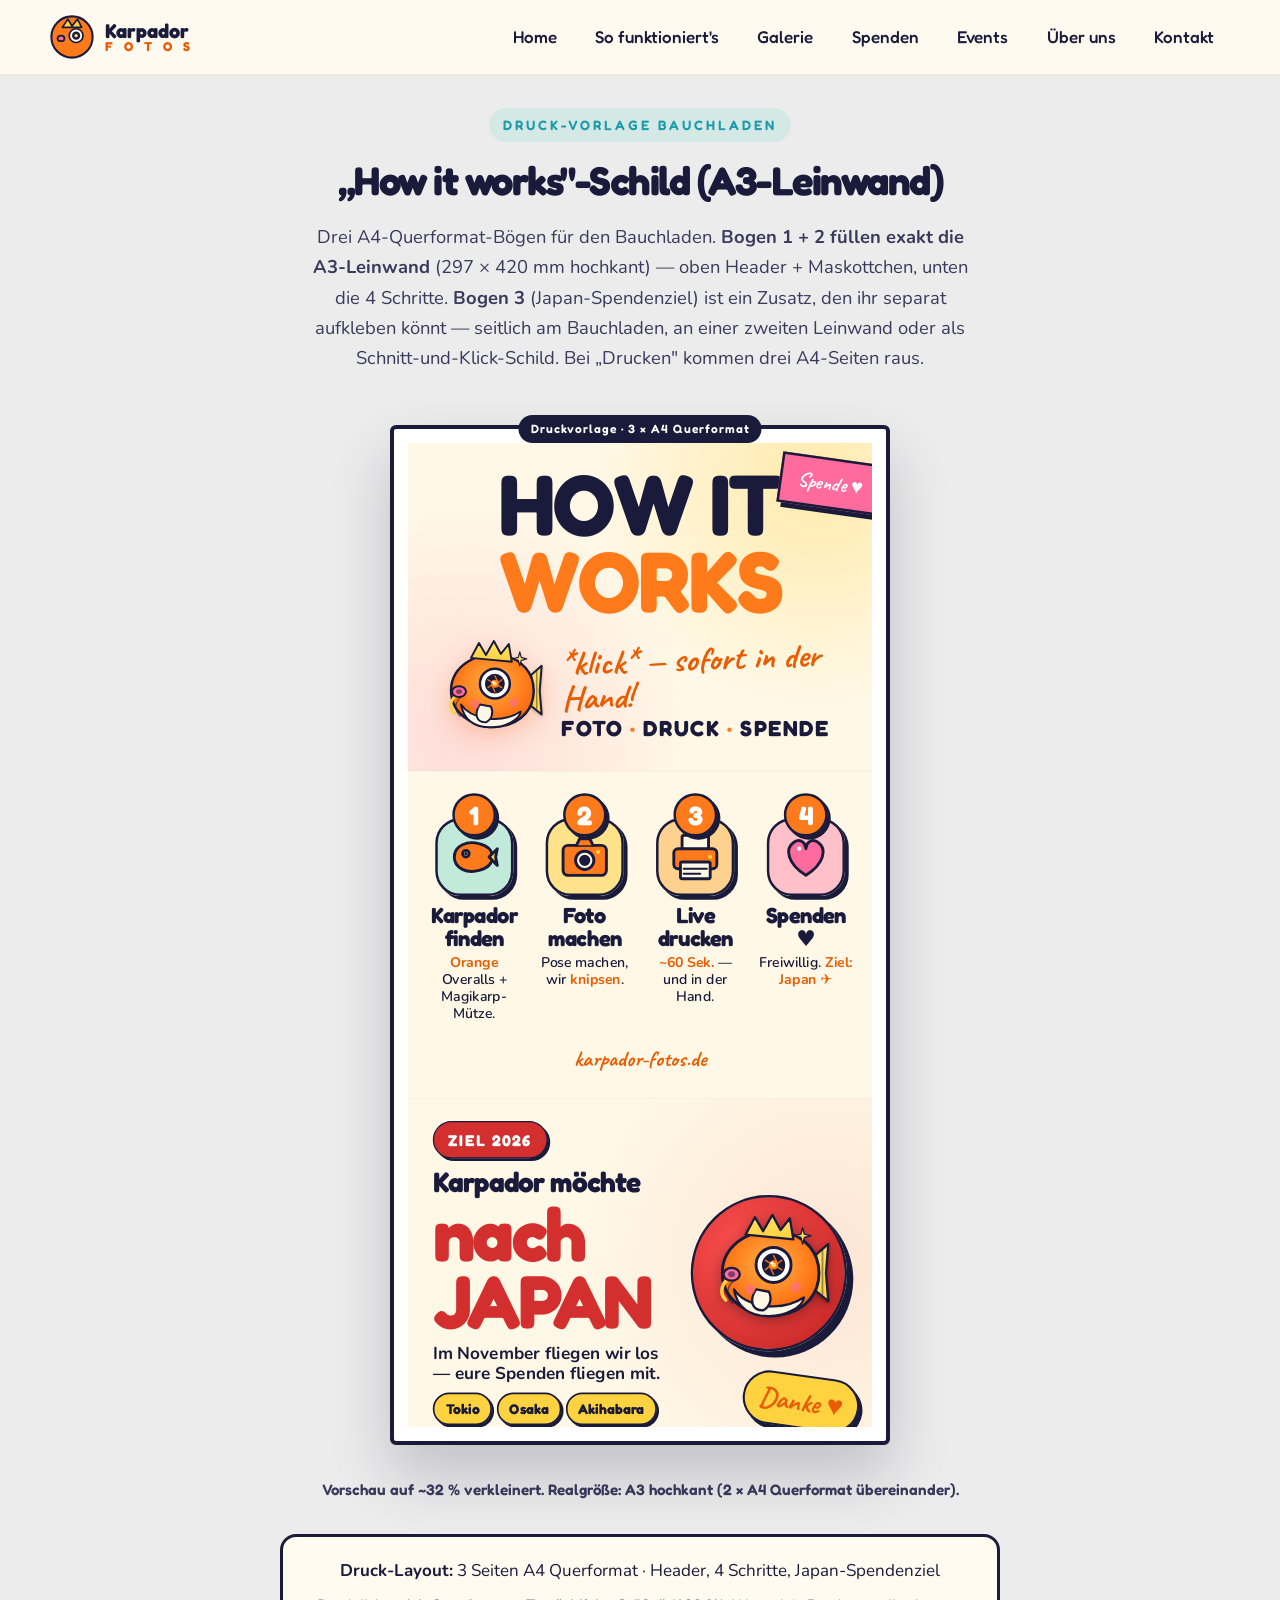
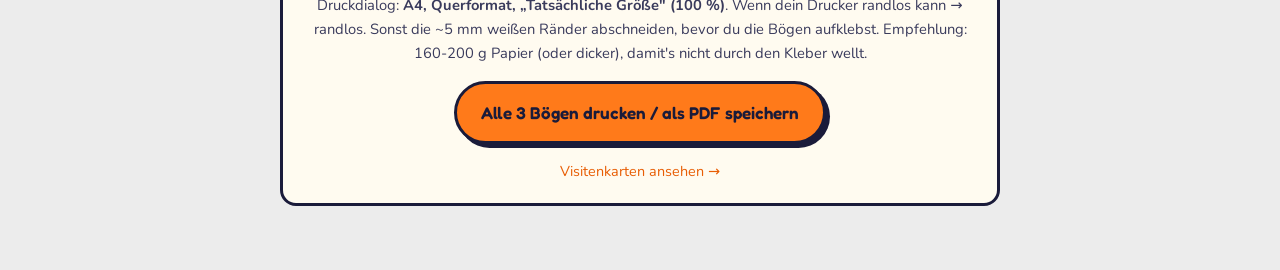
<file: how-it-works-print.html>
<!doctype html>
<html lang="de">
<head>
  <meta charset="utf-8" />
  <meta name="viewport" content="width=device-width, initial-scale=1" />
  <title>How it works — A3-Druckvorlage · Karpador Fotos</title>
  <link rel="icon" type="image/svg+xml" href="assets/favicon.svg" />
  <link rel="preconnect" href="https://fonts.googleapis.com" />
  <link rel="preconnect" href="https://fonts.gstatic.com" crossorigin />
  <link href="https://fonts.googleapis.com/css2?family=Fredoka:wght@500;600;700&family=Nunito:wght@400;600;700&family=Caveat:wght@700&display=swap" rel="stylesheet" />
  <link rel="stylesheet" href="styles.css" />
  <style>
    /* === A4 landscape sheets (297 × 210 mm), 2 stacked = A3 portrait (297 × 420 mm) === */

    body { background: #ECECEC; }
    .screen-wrap { padding: 2rem 1rem; }
    .screen-wrap .container { max-width: 980px; }

    .canvas-preview {
      --scale: 0.42;
      width: 100%;
      max-width: 500px;
      margin: 2rem auto;
      background: #fff;
      border: 4px solid var(--ink);
      border-radius: 6px;
      padding: 14px;
      box-sizing: border-box;
      box-shadow: 0 30px 60px rgba(26,27,58,.20);
      position: relative;
    }
    .canvas-preview::before {
      content: 'Druckvorlage · 3 × A4 Querformat';
      position: absolute; top: -14px; left: 50%; transform: translateX(-50%);
      background: var(--ink); color: #fff;
      font-family: var(--font-display); font-weight: 600; font-size: .75rem;
      padding: 4px 12px; border-radius: 999px; letter-spacing: 1px;
      white-space: nowrap;
    }
    .canvas-preview .scaled-frame {
      width: 100%;
      aspect-ratio: 297 / 630;
      position: relative;
      overflow: hidden;
    }
    .canvas-preview .sheet-wrap {
      position: absolute;
      top: 0; left: 0;
      width: 297mm;
      height: 630mm;
      transform: scale(var(--scale));
      transform-origin: top left;
    }

    .sheet {
      width: 297mm; height: 210mm;
      background: var(--cream);
      position: relative;
      overflow: hidden;
      color: var(--ink);
      font-family: var(--font-body);
      page-break-after: always;
      box-shadow: 0 0 0 1px rgba(0,0,0,.08);
    }
    .sheet:last-child { page-break-after: auto; }

    /* === SHEET 1: HEADER === */
    .sheet.header {
      display: grid;
      grid-template-rows: auto 1fr;
      padding: 14mm 18mm 12mm;
      gap: 6mm;
      background:
        radial-gradient(circle at 88% 12%, rgba(255,210,63,.35), transparent 45%),
        radial-gradient(circle at 12% 88%, rgba(255,107,157,.20), transparent 45%),
        var(--cream);
    }
    .sheet.header .title-row { text-align: center; }
    .sheet.header h1 {
      font-family: var(--font-display); font-weight: 700;
      font-size: 55mm; line-height: .9;
      letter-spacing: -1.5mm;
      margin: 0;
      color: var(--ink);
    }
    .sheet.header h1 .accent {
      color: var(--orange);
      display: block;
    }
    .sheet.header .bottom-row {
      display: grid;
      grid-template-columns: 70mm 1fr;
      align-items: center;
      gap: 10mm;
    }
    .sheet.header .mascot {
      width: 70mm; height: 70mm;
      filter: drop-shadow(0 4mm 8mm rgba(232,93,4,.25));
    }
    .sheet.header .hand {
      font-family: var(--font-hand); font-weight: 700;
      font-size: 22mm; line-height: 1;
      color: var(--orange-deep);
      transform: rotate(-2deg);
      display: inline-block;
      margin-bottom: 4mm;
    }
    .sheet.header .subtitle {
      font-family: var(--font-display); font-weight: 700;
      font-size: 14mm; letter-spacing: 1mm;
      color: var(--ink);
      text-transform: uppercase;
      line-height: 1.05;
    }
    .sheet.header .subtitle .dot { color: var(--orange); }
    .sheet.header .ribbon {
      position: absolute;
      top: 10mm; right: -12mm;
      background: var(--pink); color: #fff;
      padding: 4mm 16mm 4mm 10mm;
      font-family: var(--font-hand); font-weight: 700; font-size: 13mm;
      transform: rotate(8deg);
      border: 1.6mm solid var(--ink);
      box-shadow: 3mm 3mm 0 var(--ink);
      z-index: 3;
    }

    /* === SHEET 2: 4 STEPS === */
    .sheet.steps {
      display: grid;
      grid-template-columns: repeat(4, 1fr);
      padding: 14mm 10mm 12mm;
      gap: 6mm;
      align-items: start;
    }
    .step {
      text-align: center;
      position: relative;
      padding-top: 16mm;
    }
    .step .num {
      position: absolute;
      top: 0; left: 50%; transform: translateX(-50%);
      width: 28mm; height: 28mm;
      background: var(--orange); color: #fff;
      border: 1.6mm solid var(--ink);
      border-radius: 50%;
      display: grid; place-items: center;
      font-family: var(--font-display); font-weight: 700;
      font-size: 17mm; line-height: 1;
      box-shadow: 2mm 2mm 0 var(--ink);
      z-index: 2;
    }
    .step .icon {
      width: 50mm; height: 50mm;
      border-radius: 16mm;
      border: 1.6mm solid var(--ink);
      display: grid; place-items: center;
      margin: 0 auto 5mm;
      box-shadow: 2.4mm 2.4mm 0 var(--ink);
    }
    .step:nth-child(1) .icon { background: rgba(78,205,196,.35); }
    .step:nth-child(2) .icon { background: rgba(255,210,63,.55); }
    .step:nth-child(3) .icon { background: rgba(255,179,71,.55); }
    .step:nth-child(4) .icon { background: rgba(255,107,157,.40); }
    .step .icon img {
      width: 34mm; height: 34mm;
    }
    .step h3 {
      font-family: var(--font-display); font-weight: 700;
      font-size: 14mm; line-height: 1.05;
      margin: 0 0 3mm;
      color: var(--ink);
      letter-spacing: -.4mm;
    }
    .step p {
      font-size: 9mm; line-height: 1.2;
      font-weight: 600;
      margin: 0;
      color: var(--ink);
    }
    .step .accent-word { color: var(--orange-deep); font-weight: 700; }

    /* Small sub-line at very bottom of steps sheet */
    .sheet.steps .footline {
      grid-column: 1 / -1;
      text-align: center;
      font-family: var(--font-hand); font-weight: 700;
      font-size: 14mm; line-height: 1;
      color: var(--orange-deep);
      margin-top: 4mm;
    }

    /* === SHEET 3: JAPAN GOAL === */
    .sheet.japan {
      display: grid;
      grid-template-columns: 1fr 100mm;
      align-items: center;
      padding: 14mm 16mm;
      gap: 8mm;
      background:
        radial-gradient(circle at 90% 50%, rgba(229,57,53,.10), transparent 55%),
        var(--cream);
    }
    .sheet.japan .japan-left {
      display: flex; flex-direction: column;
      gap: 6mm;
    }
    .sheet.japan .eyebrow {
      display: inline-block; align-self: flex-start;
      background: #D32F2F; color: #fff;
      font-family: var(--font-display); font-weight: 700;
      font-size: 10mm; letter-spacing: 1mm;
      padding: 3mm 9mm;
      border-radius: 999px;
      text-transform: uppercase;
      margin: 0;
      border: 1mm solid var(--ink);
      box-shadow: 1.6mm 1.6mm 0 var(--ink);
    }
    .sheet.japan h1 {
      font-family: var(--font-display); font-weight: 700;
      font-size: 18mm; line-height: 1;
      letter-spacing: -.5mm;
      margin: 0;
      color: var(--ink);
    }
    .sheet.japan h1 .accent {
      color: #D32F2F;
      display: block;
      font-size: 48mm;
      letter-spacing: -2mm;
      line-height: .9;
      margin-top: 2mm;
    }
    .sheet.japan .lead {
      font-size: 11mm; line-height: 1.15;
      font-weight: 700;
      color: var(--ink);
      margin: 0;
      max-width: 160mm;
    }
    .sheet.japan .goal-tags {
      display: flex; flex-wrap: wrap; gap: 3mm;
    }
    .sheet.japan .goal-tag {
      font-family: var(--font-display); font-weight: 700;
      font-size: 9mm;
      padding: 2mm 7mm;
      background: var(--yellow);
      border: 1.2mm solid var(--ink);
      border-radius: 999px;
      color: var(--ink);
      box-shadow: 1.4mm 1.4mm 0 var(--ink);
    }
    .sheet.japan .japan-right {
      position: relative;
      display: grid;
      place-items: center;
      height: 100%;
    }
    .sheet.japan .japan-sun {
      width: 100mm; height: 100mm;
      border-radius: 50%;
      background: radial-gradient(circle at 35% 35%, #FF5252 0%, #D32F2F 70%, #B71C1C 100%);
      display: grid; place-items: center;
      border: 1.8mm solid var(--ink);
      box-shadow: 4mm 4mm 0 var(--ink);
    }
    .sheet.japan .japan-sun img {
      width: 82mm; height: 82mm;
      filter: drop-shadow(0 2mm 4mm rgba(0,0,0,.35));
    }
    .sheet.japan .hand-thanks {
      font-family: var(--font-hand); font-weight: 700;
      font-size: 18mm; color: var(--orange-deep);
      position: absolute;
      bottom: -2mm; right: -8mm;
      background: var(--yellow);
      padding: 1mm 9mm;
      border: 1.4mm solid var(--ink);
      border-radius: 999px;
      box-shadow: 2.5mm 2.5mm 0 var(--ink);
      transform: rotate(8deg);
    }
    .sheet.japan .a3-cut-marker {
      position: absolute;
      top: -3mm; left: 0; right: 0;
      height: 0;
      border-top: 0.8mm dashed rgba(26,27,58,.35);
      pointer-events: none;
    }
    .sheet.japan .a3-cut-marker::after {
      content: '✂ Ende der A3-Leinwand — Bogen 3 separat aufkleben';
      position: absolute;
      top: -3mm; left: 50%; transform: translateX(-50%);
      background: var(--cream); color: var(--ink-soft);
      font-family: var(--font-display); font-size: 3.2mm; font-weight: 600;
      padding: 0 4mm;
      white-space: nowrap;
    }
    /* Hide the cut marker when printing (it's only a screen guide) */
    @media print {
      .sheet.japan .a3-cut-marker { display: none !important; }
    }

    .sheet-label {
      text-align: center; font-family: var(--font-display); font-weight: 600;
      color: var(--ink-soft); margin: 1.5rem auto .8rem;
      font-size: .95rem;
    }

    .print-bar {
      text-align: center;
      padding: 1.2rem; background: var(--paper);
      border: 3px solid var(--ink); border-radius: var(--radius);
      max-width: 720px; margin: 2rem auto;
    }
    .print-bar button {
      font: inherit; font-family: var(--font-display); font-weight: 600;
      background: var(--orange); color: var(--ink);
      border: 3px solid var(--ink); padding: .9rem 1.5rem;
      border-radius: 999px; cursor: pointer;
      box-shadow: 4px 4px 0 var(--ink);
    }
    .print-bar button:hover { transform: translate(-2px,-2px); box-shadow: 6px 6px 0 var(--ink); }

    /* PRINT: A4 landscape, 2 pages */
    @media print {
      @page { size: A4 landscape; margin: 0; }

      /* preserve colors/backgrounds across all elements */
      *, *::before, *::after {
        -webkit-print-color-adjust: exact !important;
        print-color-adjust: exact !important;
      }

      html, body {
        margin: 0; padding: 0;
        background: white !important;
        background-image: none !important;
        width: auto;
      }

      .nav, .footer,
      .screen-wrap > .container > .section-head,
      .canvas-preview::before, .sheet-label, .print-bar,
      .screen-wrap > .container > .footer { display: none !important; }

      .screen-wrap, .screen-wrap > .container {
        padding: 0 !important; margin: 0 !important;
        max-width: none !important; width: auto !important;
      }

      .canvas-preview {
        width: 297mm !important; max-width: none !important;
        margin: 0 !important; padding: 0 !important;
        border: none !important; box-shadow: none !important;
        border-radius: 0 !important; background: none !important;
        position: static !important;
      }
      .canvas-preview .scaled-frame {
        width: 297mm !important; height: auto !important;
        aspect-ratio: auto !important;
        overflow: visible !important; position: static !important;
        display: block !important;
      }
      .canvas-preview .sheet-wrap {
        position: static !important;
        transform: none !important;
        width: 297mm !important; height: auto !important;
        margin: 0 !important;
        display: block !important;
      }
      .sheet {
        width: 297mm; height: 210mm;
        margin: 0; box-shadow: none;
        page-break-after: always;
        break-after: page;
        page-break-inside: avoid;
        break-inside: avoid;
      }
      .sheet:last-child {
        page-break-after: auto;
        break-after: auto;
      }
    }
  </style>
</head>
<body>

<header class="nav">
  <div class="container nav-inner">
    <a class="brand" href="index.html">
      <img src="assets/favicon.svg" alt="" />
      <span class="brand-text"><span>Karpador</span><span>F O T O S</span></span>
    </a>
    <button class="nav-toggle" aria-label="Menü"><span></span></button>
    <nav>
      <ul class="nav-links">
        <li><a href="index.html">Home</a></li>
        <li><a href="so-funktionierts.html">So funktioniert's</a></li>
        <li><a href="galerie.html">Galerie</a></li>
        <li><a href="spenden.html">Spenden</a></li>
        <li><a href="events.html">Events</a></li>
        <li><a href="ueber-uns.html">Über uns</a></li>
        <li><a href="kontakt.html">Kontakt</a></li>
      </ul>
    </nav>
  </div>
</header>

<div class="screen-wrap">
  <div class="container">
    <div class="section-head">
      <span class="eyebrow">Druck-Vorlage Bauchladen</span>
      <h1 style="font-size: 2.5rem;">„How it works"-Schild (A3-Leinwand)</h1>
      <p class="lead" style="margin: 0 auto;">
        Drei A4-Querformat-Bögen für den Bauchladen. <strong>Bogen 1 + 2 füllen exakt die A3-Leinwand</strong> (297 × 420 mm hochkant) — oben Header + Maskottchen, unten die 4 Schritte.
        <strong>Bogen 3</strong> (Japan-Spendenziel) ist ein Zusatz, den ihr separat aufkleben könnt — seitlich am Bauchladen, an einer zweiten Leinwand oder als Schnitt-und-Klick-Schild. Bei „Drucken" kommen drei A4-Seiten raus.
      </p>
    </div>

    <div class="canvas-preview">
      <div class="scaled-frame">
        <div class="sheet-wrap">
        <!-- SHEET 1: HEADER -->
        <div class="sheet header">
          <div class="title-row">
            <h1>HOW IT <span class="accent">WORKS</span></h1>
          </div>
          <div class="bottom-row">
            <img class="mascot" src="assets/logo.svg" alt="Karpador Maskottchen" />
            <div class="title-block">
              <span class="hand">*klick* — sofort in der Hand!</span>
              <div class="subtitle">Foto<span class="dot"> · </span>Druck<span class="dot"> · </span>Spende</div>
            </div>
          </div>
          <div class="ribbon">Spende ♥</div>
        </div>

        <!-- SHEET 2: 4 STEPS -->
        <div class="sheet steps">
          <div class="step">
            <div class="num">1</div>
            <div class="icon"><img src="assets/icon-fish.svg" alt=""/></div>
            <h3>Karpador finden</h3>
            <p><span class="accent-word">Orange</span> Overalls + Magikarp-Mütze.</p>
          </div>
          <div class="step">
            <div class="num">2</div>
            <div class="icon"><img src="assets/icon-camera.svg" alt=""/></div>
            <h3>Foto machen</h3>
            <p>Pose machen, wir <span class="accent-word">knipsen</span>.</p>
          </div>
          <div class="step">
            <div class="num">3</div>
            <div class="icon"><img src="assets/icon-print.svg" alt=""/></div>
            <h3>Live drucken</h3>
            <p><span class="accent-word">~60 Sek.</span> — und in der Hand.</p>
          </div>
          <div class="step">
            <div class="num">4</div>
            <div class="icon"><img src="assets/icon-heart.svg" alt=""/></div>
            <h3>Spenden ♥</h3>
            <p>Freiwillig. <span class="accent-word">Ziel: Japan ✈️</span></p>
          </div>
          <div class="footline">karpador-fotos.de</div>
        </div>

        <!-- SHEET 3: JAPAN GOAL -->
        <div class="sheet japan">
          <div class="a3-cut-marker"></div>
          <div class="japan-left">
            <span class="eyebrow">Ziel 2026</span>
            <h1>Karpador möchte<span class="accent">nach JAPAN</span></h1>
            <p class="lead">Im November fliegen wir los — eure Spenden fliegen mit.</p>
            <div class="goal-tags">
              <span class="goal-tag">Tokio</span>
              <span class="goal-tag">Osaka</span>
              <span class="goal-tag">Akihabara</span>
            </div>
          </div>
          <div class="japan-right">
            <div class="japan-sun">
              <img src="assets/logo.svg" alt="" />
            </div>
            <div class="hand-thanks">Danke ♥</div>
          </div>
        </div>
      </div>
      </div>
    </div>

    <p class="sheet-label">
      Vorschau auf ~32 % verkleinert. Realgröße: A3 hochkant (2 × A4 Querformat übereinander).
    </p>

    <div class="print-bar">
      <p style="margin: 0 0 .5rem;"><strong>Druck-Layout:</strong> 3 Seiten A4 Querformat · Header, 4 Schritte, Japan-Spendenziel</p>
      <p style="margin: 0 0 1rem; font-size: .92rem; color: var(--ink-soft);">
        Druckdialog: <strong>A4, Querformat, „Tatsächliche Größe" (100 %)</strong>.
        Wenn dein Drucker randlos kann → randlos. Sonst die ~5 mm weißen Ränder abschneiden, bevor du die Bögen aufklebst.
        Empfehlung: 160-200 g Papier (oder dicker), damit's nicht durch den Kleber wellt.
      </p>
      <button onclick="window.print()">Alle 3 Bögen drucken / als PDF speichern</button>
      <p style="margin: 1rem 0 0; font-size: .9rem;">
        <a href="business-card.html">Visitenkarten ansehen →</a>
      </p>
    </div>

  </div>
</div>

<script src="script.js"></script>
<script>
  // Set --scale dynamically from container width / 297mm (in CSS px)
  (function () {
    const MM_TO_PX = 96 / 25.4; // = 3.7795...
    const TARGET_PX = 297 * MM_TO_PX; // = ~1122.5
    function updateScale() {
      document.querySelectorAll('.canvas-preview').forEach(cp => {
        const frame = cp.querySelector('.scaled-frame');
        if (!frame) return;
        const w = frame.clientWidth;
        if (w > 0) cp.style.setProperty('--scale', (w / TARGET_PX).toFixed(4));
      });
    }
    updateScale();
    window.addEventListener('resize', updateScale);
    if ('ResizeObserver' in window) {
      const ro = new ResizeObserver(updateScale);
      document.querySelectorAll('.canvas-preview .scaled-frame').forEach(el => ro.observe(el));
    }
    // Re-check after fonts load (might shift container width)
    if (document.fonts && document.fonts.ready) document.fonts.ready.then(updateScale);
  })();
</script>
</body>
</html>
</file>
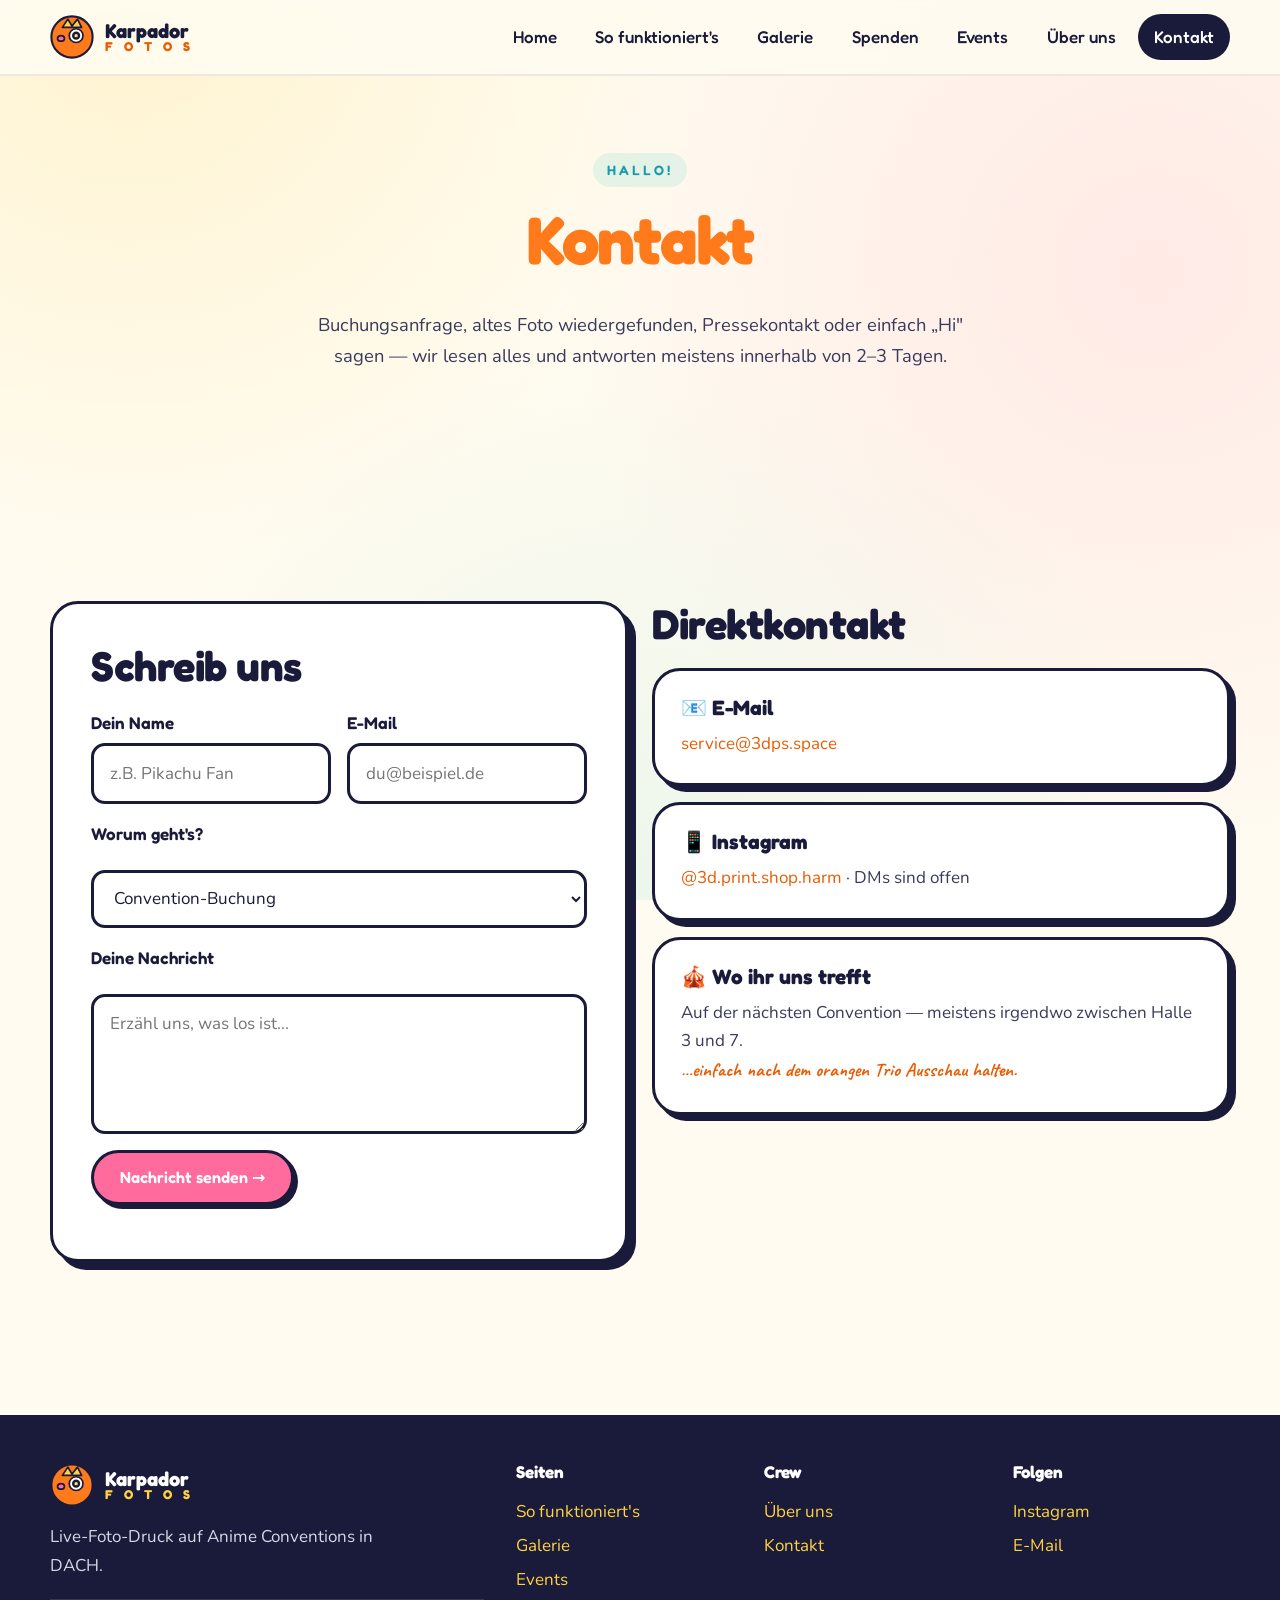
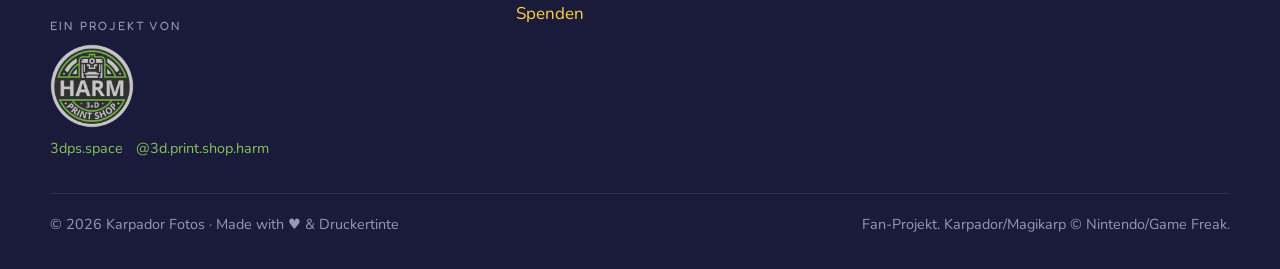
<file: kontakt.html>
<!doctype html>
<html lang="de">
<head>
  <meta charset="utf-8" />
  <meta name="viewport" content="width=device-width, initial-scale=1" />
  <title>Kontakt — Karpador Fotos</title>
  <meta name="description" content="Buchungsanfragen, Foto-Anfragen, Pressekontakt — schreibt uns an." />
  <link rel="icon" type="image/svg+xml" href="assets/favicon.svg" />
  <link rel="preconnect" href="https://fonts.googleapis.com" />
  <link rel="preconnect" href="https://fonts.gstatic.com" crossorigin />
  <link href="https://fonts.googleapis.com/css2?family=Fredoka:wght@500;600;700&family=Nunito:wght@400;600;700&family=Caveat:wght@700&display=swap" rel="stylesheet" />
  <link rel="stylesheet" href="styles.css" />
</head>
<body>

<header class="nav">
  <div class="container nav-inner">
    <a class="brand" href="index.html">
      <img src="assets/favicon.svg" alt="" />
      <span class="brand-text"><span>Karpador</span><span>F O T O S</span></span>
    </a>
    <button class="nav-toggle" aria-label="Menü"><span></span></button>
    <nav>
      <ul class="nav-links">
        <li><a href="index.html">Home</a></li>
        <li><a href="so-funktionierts.html">So funktioniert's</a></li>
        <li><a href="galerie.html">Galerie</a></li>
        <li><a href="spenden.html">Spenden</a></li>
        <li><a href="events.html">Events</a></li>
        <li><a href="ueber-uns.html">Über uns</a></li>
        <li><a href="kontakt.html">Kontakt</a></li>
      </ul>
    </nav>
  </div>
</header>

<section class="hero">
  <div class="container">
    <div class="section-head reveal">
      <span class="eyebrow">Hallo!</span>
      <h1><span style="color:var(--orange)">Kontakt</span></h1>
      <p class="lead" style="margin: 0 auto;">Buchungsanfrage, altes Foto wiedergefunden, Pressekontakt oder einfach „Hi" sagen — wir lesen alles und antworten meistens innerhalb von 2–3 Tagen.</p>
    </div>
  </div>
</section>

<section>
  <div class="container">
    <div class="grid cols-2">
      <div class="panel reveal">
        <h2>Schreib uns</h2>
        <form id="contact-form" novalidate>
          <div class="form-row two">
            <div>
              <label for="name">Dein Name</label>
              <input id="name" name="name" type="text" required placeholder="z.B. Pikachu Fan" autocomplete="name" />
            </div>
            <div>
              <label for="email">E-Mail</label>
              <input id="email" name="email" type="email" required placeholder="du@beispiel.de" autocomplete="email" />
            </div>
          </div>
          <div class="form-row">
            <label for="topic">Worum geht's?</label>
            <select id="topic" name="topic">
              <option>Convention-Buchung</option>
              <option>Foto wiederfinden</option>
              <option>Kooperation / Sponsoring</option>
              <option>Presse / Interview</option>
              <option>Einfach Hallo sagen 👋</option>
            </select>
          </div>
          <div class="form-row">
            <label for="msg">Deine Nachricht</label>
            <textarea id="msg" name="msg" required placeholder="Erzähl uns, was los ist..."></textarea>
          </div>
          <!-- Honeypot: bots fill this, humans don't see it -->
          <div aria-hidden="true" style="position:absolute; left:-9999px; top:-9999px; opacity:0;">
            <label for="website">Webseite (bitte leer lassen)</label>
            <input id="website" name="website" type="text" tabindex="-1" autocomplete="off" />
          </div>
          <button class="btn pink" type="submit" id="contact-submit">Nachricht senden →</button>
          <div id="contact-feedback" class="contact-feedback" role="status" aria-live="polite"></div>
        </form>
      </div>

      <div class="reveal">
        <h2>Direktkontakt</h2>
        <div class="card" style="margin-bottom:1rem;">
          <h3>📧 E-Mail</h3>
          <p><a href="mailto:service@3dps.space">service@3dps.space</a></p>
        </div>
        <div class="card" style="margin-bottom:1rem;">
          <h3>📱 Instagram</h3>
          <p><a href="https://www.instagram.com/3d.print.shop.harm/" target="_blank" rel="noopener">@3d.print.shop.harm</a> · DMs sind offen</p>
        </div>
        <div class="card">
          <h3>🎪 Wo ihr uns trefft</h3>
          <p>Auf der nächsten Convention — meistens irgendwo zwischen Halle 3 und 7.<br/>
          <span class="hand" style="font-size:1.2rem;">…einfach nach dem orangen Trio Ausschau halten.</span></p>
        </div>
      </div>
    </div>
  </div>
</section>

<footer class="footer">
  <div class="container">
    <div class="footer-grid">
      <div>
        <a class="brand" href="index.html">
          <img src="assets/favicon.svg" alt="" />
          <span class="brand-text"><span>Karpador</span><span>F O T O S</span></span>
        </a>
        <p style="margin-top:1rem; max-width: 36ch;">Live-Foto-Druck auf Anime Conventions in DACH.</p>
        <div class="dps-badge">
          <div class="label">Ein Projekt von</div>
          <a class="dps-wordmark" href="https://3dps.space" target="_blank" rel="noopener" style="display:block;">
            <picture><source srcset="assets/3dps-logo.webp" type="image/webp"><img src="assets/3dps-logo.png" alt="3D Print Shop Harm" /></picture>
          </a>
          <div class="links">
            <a href="https://3dps.space" target="_blank" rel="noopener">3dps.space</a>
            <a href="https://www.instagram.com/3d.print.shop.harm/" target="_blank" rel="noopener">@3d.print.shop.harm</a>
          </div>
        </div>
      </div>
      <div><h4>Seiten</h4><ul style="list-style:none; padding:0; margin:0; line-height:2;">
        <li><a href="so-funktionierts.html">So funktioniert's</a></li>
        <li><a href="galerie.html">Galerie</a></li>
        <li><a href="events.html">Events</a></li>
        <li><a href="spenden.html">Spenden</a></li>
      </ul></div>
      <div><h4>Crew</h4><ul style="list-style:none; padding:0; margin:0; line-height:2;">
        <li><a href="ueber-uns.html">Über uns</a></li>
        <li><a href="kontakt.html">Kontakt</a></li>
      </ul></div>
      <div><h4>Folgen</h4><ul style="list-style:none; padding:0; margin:0; line-height:2;">
        <li><a href="https://www.instagram.com/3d.print.shop.harm/" target="_blank" rel="noopener">Instagram</a></li>
        <li><a href="mailto:service@3dps.space">E-Mail</a></li>
      </ul></div>
    </div>
    <div class="footer-bottom">
      <span>© 2026 Karpador Fotos · Made with ♥ & Druckertinte</span>
      <span>Fan-Projekt. Karpador/Magikarp © Nintendo/Game Freak.</span>
    </div>
  </div>
</footer>
<script src="script.js"></script>
<script>
  // Preselect topic + scroll to form if URL has ?topic=... (e.g. from home-page CTA)
  (function () {
    const params = new URLSearchParams(location.search);
    const topic = params.get('topic');
    if (!topic) return;
    const topicMap = {
      'foto-wiederfinden':  'Foto wiederfinden',
      'convention-buchung': 'Convention-Buchung',
      'kooperation':        'Kooperation / Sponsoring',
      'presse':             'Presse / Interview',
      'hallo':              'Einfach Hallo sagen 👋'
    };
    const targetLabel = topicMap[topic];
    if (!targetLabel) return;
    const select = document.getElementById('topic');
    if (select) {
      Array.from(select.options).forEach(opt => {
        if (opt.textContent.trim() === targetLabel) opt.selected = true;
      });
    }
    // Smooth-scroll the form into view and focus the message textarea
    setTimeout(() => {
      const form = document.getElementById('contact-form');
      if (form) form.scrollIntoView({ behavior: 'smooth', block: 'start' });
      setTimeout(() => {
        const msg = document.getElementById('msg');
        if (msg) msg.focus();
      }, 600);
    }, 100);
  })();
</script>
<script>
  (function () {
    const form = document.getElementById('contact-form');
    if (!form) return;
    const submitBtn = document.getElementById('contact-submit');
    const feedback = document.getElementById('contact-feedback');

    let feedbackTimer = null;
    function showFeedback(text, kind) {
      feedback.textContent = text;
      feedback.className = 'contact-feedback ' + (kind || '');
      if (feedbackTimer) clearTimeout(feedbackTimer);
      feedbackTimer = setTimeout(() => {
        feedback.textContent = '';
        feedback.className = 'contact-feedback';
      }, 8000);
    }

    form.addEventListener('submit', async (event) => {
      event.preventDefault();
      if (submitBtn.disabled) return;

      // Honeypot — if filled, silently pretend success
      if (form.website && form.website.value) {
        showFeedback('Danke! Wir melden uns bald ♥', 'success');
        form.reset();
        return;
      }

      const name = form.name.value.trim();
      const email = form.email.value.trim();
      const topic = form.topic.value;
      const msg = form.msg.value.trim();

      if (!name || !email || !msg) {
        showFeedback('Bitte fülle Name, E-Mail und Nachricht aus.', 'error');
        return;
      }

      const payload = {
        msg: '[' + topic + ']\n\n' + msg,
        sender: email,
        name: name
      };

      const originalLabel = submitBtn.textContent;
      submitBtn.disabled = true;
      submitBtn.textContent = 'Sende…';

      try {
        const res = await fetch('https://pocket.lasseharm.space/form/send/portfolio', {
          method: 'POST',
          headers: { 'Content-Type': 'application/json' },
          body: JSON.stringify(payload)
        });

        if (res.status === 200) {
          showFeedback('Danke! Deine Nachricht ist angekommen — wir melden uns innerhalb von 2-3 Tagen ♥', 'success');
          form.reset();
        } else if (res.status === 400) {
          showFeedback('Da fehlt was — bitte schau nochmal über die Felder.', 'error');
        } else {
          showFeedback('Uff, das hat nicht geklappt (Code ' + res.status + '). Versuch es nochmal oder schreib direkt an service@3dps.space.', 'error');
        }
      } catch (err) {
        console.error('Contact form error:', err);
        showFeedback('Netzwerk-Problem. Versuch es nochmal oder schreib direkt an service@3dps.space.', 'error');
      } finally {
        submitBtn.disabled = false;
        submitBtn.textContent = originalLabel;
      }
    });
  })();
</script>
</body>
</html>
</file>
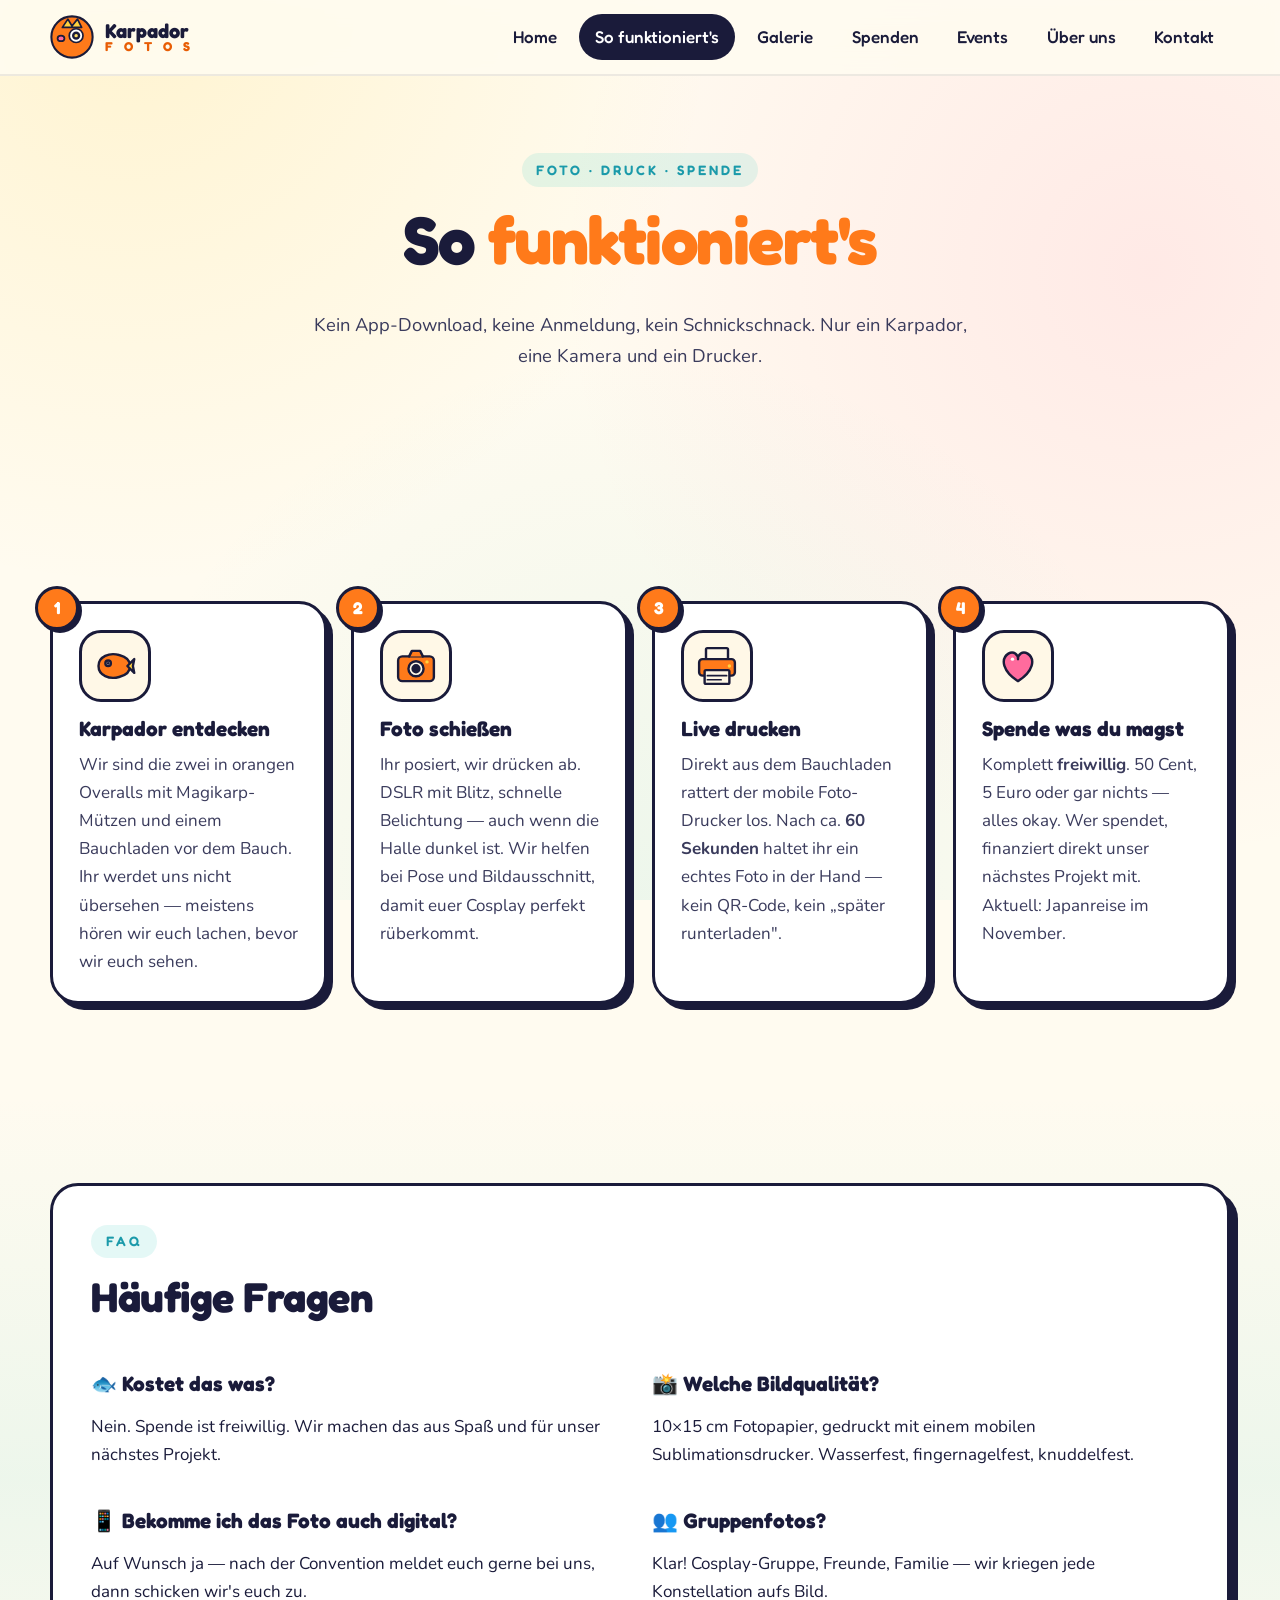
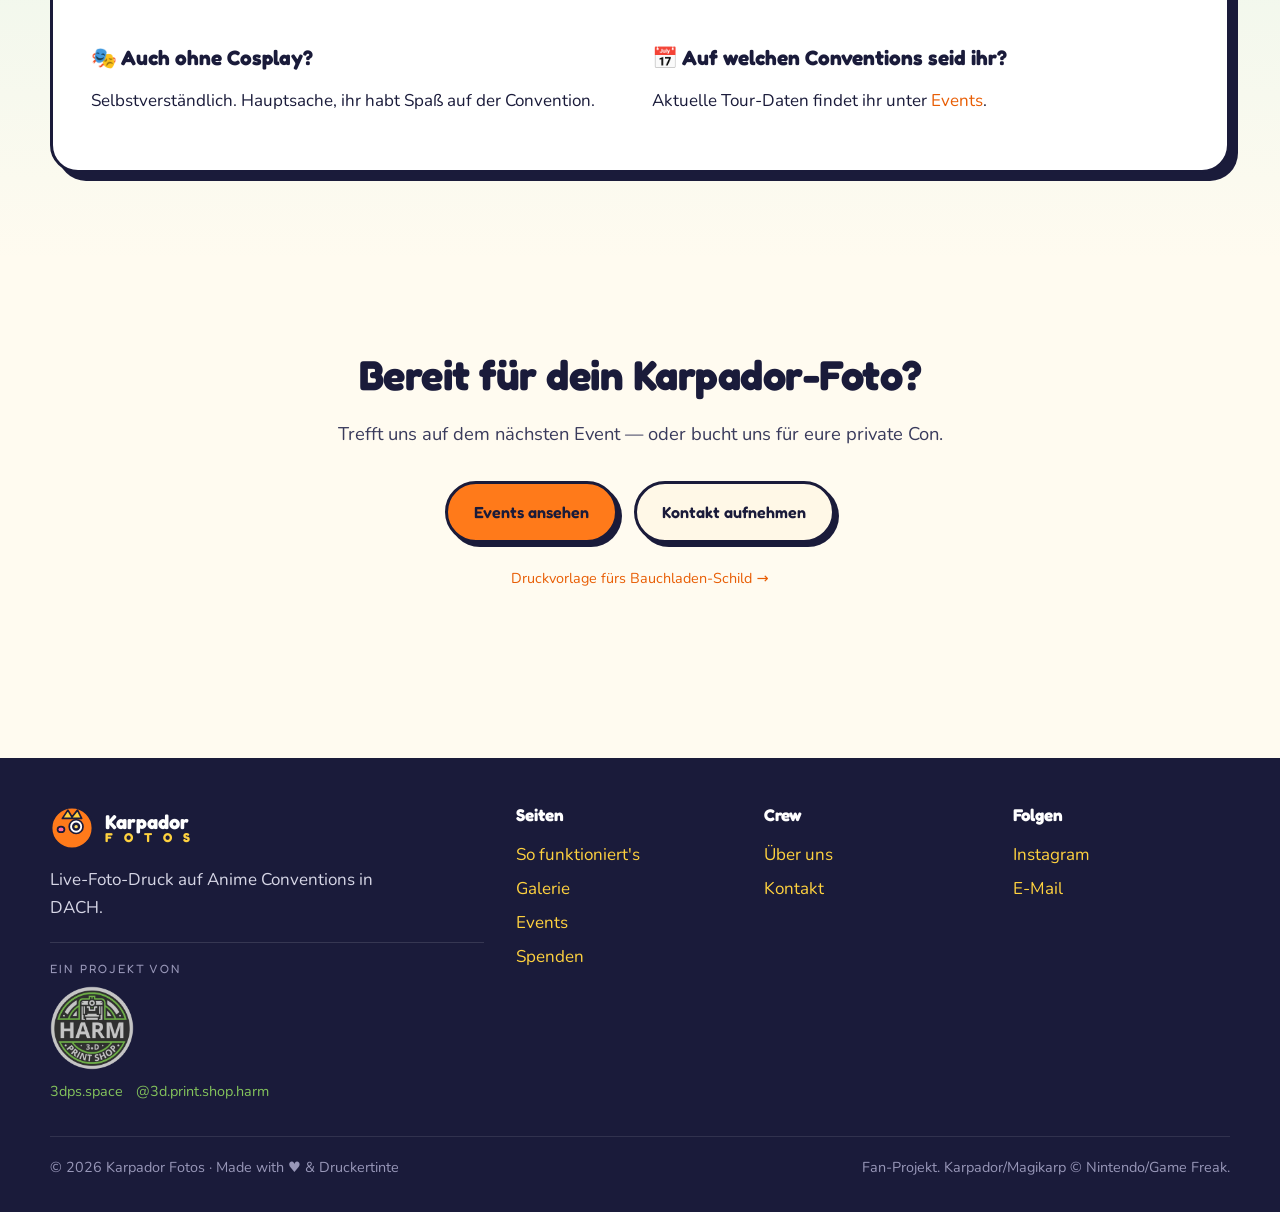
<file: so-funktionierts.html>
<!doctype html>
<html lang="de">
<head>
  <meta charset="utf-8" />
  <meta name="viewport" content="width=device-width, initial-scale=1" />
  <title>So funktioniert's — Karpador Fotos</title>
  <meta name="description" content="Foto. Druck. Spende. So läuft das ab, wenn ihr uns auf einer Anime Convention trefft." />
  <link rel="icon" type="image/svg+xml" href="assets/favicon.svg" />
  <link rel="preconnect" href="https://fonts.googleapis.com" />
  <link rel="preconnect" href="https://fonts.gstatic.com" crossorigin />
  <link href="https://fonts.googleapis.com/css2?family=Fredoka:wght@500;600;700&family=Nunito:wght@400;600;700&family=Caveat:wght@700&display=swap" rel="stylesheet" />
  <link rel="stylesheet" href="styles.css" />
</head>
<body>

<header class="nav">
  <div class="container nav-inner">
    <a class="brand" href="index.html">
      <img src="assets/favicon.svg" alt="" />
      <span class="brand-text"><span>Karpador</span><span>F O T O S</span></span>
    </a>
    <button class="nav-toggle" aria-label="Menü"><span></span></button>
    <nav>
      <ul class="nav-links">
        <li><a href="index.html">Home</a></li>
        <li><a href="so-funktionierts.html">So funktioniert's</a></li>
        <li><a href="galerie.html">Galerie</a></li>
        <li><a href="spenden.html">Spenden</a></li>
        <li><a href="events.html">Events</a></li>
        <li><a href="ueber-uns.html">Über uns</a></li>
        <li><a href="kontakt.html">Kontakt</a></li>
      </ul>
    </nav>
  </div>
</header>

<section class="hero">
  <div class="container">
    <div class="section-head reveal">
      <span class="eyebrow">Foto · Druck · Spende</span>
      <h1>So <span style="color:var(--orange)">funktioniert's</span></h1>
      <p class="lead">Kein App-Download, keine Anmeldung, kein Schnickschnack. Nur ein Karpador, eine Kamera und ein Drucker.</p>
    </div>
  </div>
</section>

<section>
  <div class="container">
    <div class="grid cols-4">
      <article class="card reveal">
        <span class="step">1</span>
        <div class="icon"><img src="assets/icon-fish.svg" alt=""/></div>
        <h3>Karpador entdecken</h3>
        <p>Wir sind die zwei in orangen Overalls mit Magikarp-Mützen und einem Bauchladen vor dem Bauch. Ihr werdet uns nicht übersehen — meistens hören wir euch lachen, bevor wir euch sehen.</p>
      </article>
      <article class="card reveal">
        <span class="step">2</span>
        <div class="icon"><img src="assets/icon-camera.svg" alt=""/></div>
        <h3>Foto schießen</h3>
        <p>Ihr posiert, wir drücken ab. DSLR mit Blitz, schnelle Belichtung — auch wenn die Halle dunkel ist. Wir helfen bei Pose und Bildausschnitt, damit euer Cosplay perfekt rüberkommt.</p>
      </article>
      <article class="card reveal">
        <span class="step">3</span>
        <div class="icon"><img src="assets/icon-print.svg" alt=""/></div>
        <h3>Live drucken</h3>
        <p>Direkt aus dem Bauchladen rattert der mobile Foto-Drucker los. Nach ca. <strong>60 Sekunden</strong> haltet ihr ein echtes Foto in der Hand — kein QR-Code, kein „später runterladen".</p>
      </article>
      <article class="card reveal">
        <span class="step">4</span>
        <div class="icon"><img src="assets/icon-heart.svg" alt=""/></div>
        <h3>Spende was du magst</h3>
        <p>Komplett <strong>freiwillig</strong>. 50 Cent, 5 Euro oder gar nichts — alles okay. Wer spendet, finanziert direkt unser nächstes Projekt mit. Aktuell: Japanreise im November.</p>
      </article>
    </div>
  </div>
</section>

<section class="section-aqua">
  <div class="container">
    <div class="panel reveal">
      <div class="grid cols-2" style="align-items:center;">
        <div>
          <span class="eyebrow">FAQ</span>
          <h2>Häufige Fragen</h2>
        </div>
      </div>
      <div class="grid cols-2 mt-2">
        <div>
          <h3>🐟 Kostet das was?</h3>
          <p>Nein. Spende ist freiwillig. Wir machen das aus Spaß und für unser nächstes Projekt.</p>
        </div>
        <div>
          <h3>📸 Welche Bildqualität?</h3>
          <p>10×15 cm Fotopapier, gedruckt mit einem mobilen Sublimationsdrucker. Wasserfest, fingernagelfest, knuddelfest.</p>
        </div>
        <div>
          <h3>📱 Bekomme ich das Foto auch digital?</h3>
          <p>Auf Wunsch ja — nach der Convention meldet euch gerne bei uns, dann schicken wir's euch zu.</p>
        </div>
        <div>
          <h3>👥 Gruppenfotos?</h3>
          <p>Klar! Cosplay-Gruppe, Freunde, Familie — wir kriegen jede Konstellation aufs Bild.</p>
        </div>
        <div>
          <h3>🎭 Auch ohne Cosplay?</h3>
          <p>Selbstverständlich. Hauptsache, ihr habt Spaß auf der Convention.</p>
        </div>
        <div>
          <h3>📅 Auf welchen Conventions seid ihr?</h3>
          <p>Aktuelle Tour-Daten findet ihr unter <a href="events.html">Events</a>.</p>
        </div>
      </div>
    </div>
  </div>
</section>

<section>
  <div class="container center">
    <h2>Bereit für dein Karpador-Foto?</h2>
    <p class="lead" style="margin:0 auto;">Trefft uns auf dem nächsten Event — oder bucht uns für eure private Con.</p>
    <div class="hero-cta center mt-2" style="justify-content:center;">
      <a class="btn" href="events.html">Events ansehen</a>
      <a class="btn secondary" href="kontakt.html">Kontakt aufnehmen</a>
    </div>
    <p style="margin-top: 1.5rem; font-size: .9rem;">
      <a href="how-it-works-print.html">Druckvorlage fürs Bauchladen-Schild →</a>
    </p>
  </div>
</section>

<footer class="footer">
  <div class="container">
    <div class="footer-grid">
      <div>
        <a class="brand" href="index.html">
          <img src="assets/favicon.svg" alt="" />
          <span class="brand-text"><span>Karpador</span><span>F O T O S</span></span>
        </a>
        <p style="margin-top:1rem; max-width: 36ch;">Live-Foto-Druck auf Anime Conventions in DACH.</p>
        <div class="dps-badge">
          <div class="label">Ein Projekt von</div>
          <a class="dps-wordmark" href="https://3dps.space" target="_blank" rel="noopener" style="display:block;">
            <picture><source srcset="assets/3dps-logo.webp" type="image/webp"><img src="assets/3dps-logo.png" alt="3D Print Shop Harm" /></picture>
          </a>
          <div class="links">
            <a href="https://3dps.space" target="_blank" rel="noopener">3dps.space</a>
            <a href="https://www.instagram.com/3d.print.shop.harm/" target="_blank" rel="noopener">@3d.print.shop.harm</a>
          </div>
        </div>
      </div>
      <div><h4>Seiten</h4><ul style="list-style:none; padding:0; margin:0; line-height:2;">
        <li><a href="so-funktionierts.html">So funktioniert's</a></li>
        <li><a href="galerie.html">Galerie</a></li>
        <li><a href="events.html">Events</a></li>
        <li><a href="spenden.html">Spenden</a></li>
      </ul></div>
      <div><h4>Crew</h4><ul style="list-style:none; padding:0; margin:0; line-height:2;">
        <li><a href="ueber-uns.html">Über uns</a></li>
        <li><a href="kontakt.html">Kontakt</a></li>
      </ul></div>
      <div><h4>Folgen</h4><ul style="list-style:none; padding:0; margin:0; line-height:2;">
        <li><a href="https://www.instagram.com/3d.print.shop.harm/" target="_blank" rel="noopener">Instagram</a></li>
        <li><a href="mailto:service@3dps.space">E-Mail</a></li>
      </ul></div>
    </div>
    <div class="footer-bottom">
      <span>© 2026 Karpador Fotos · Made with ♥ & Druckertinte</span>
      <span>Fan-Projekt. Karpador/Magikarp © Nintendo/Game Freak.</span>
    </div>
  </div>
</footer>
<script src="script.js"></script>
</body>
</html>
</file>
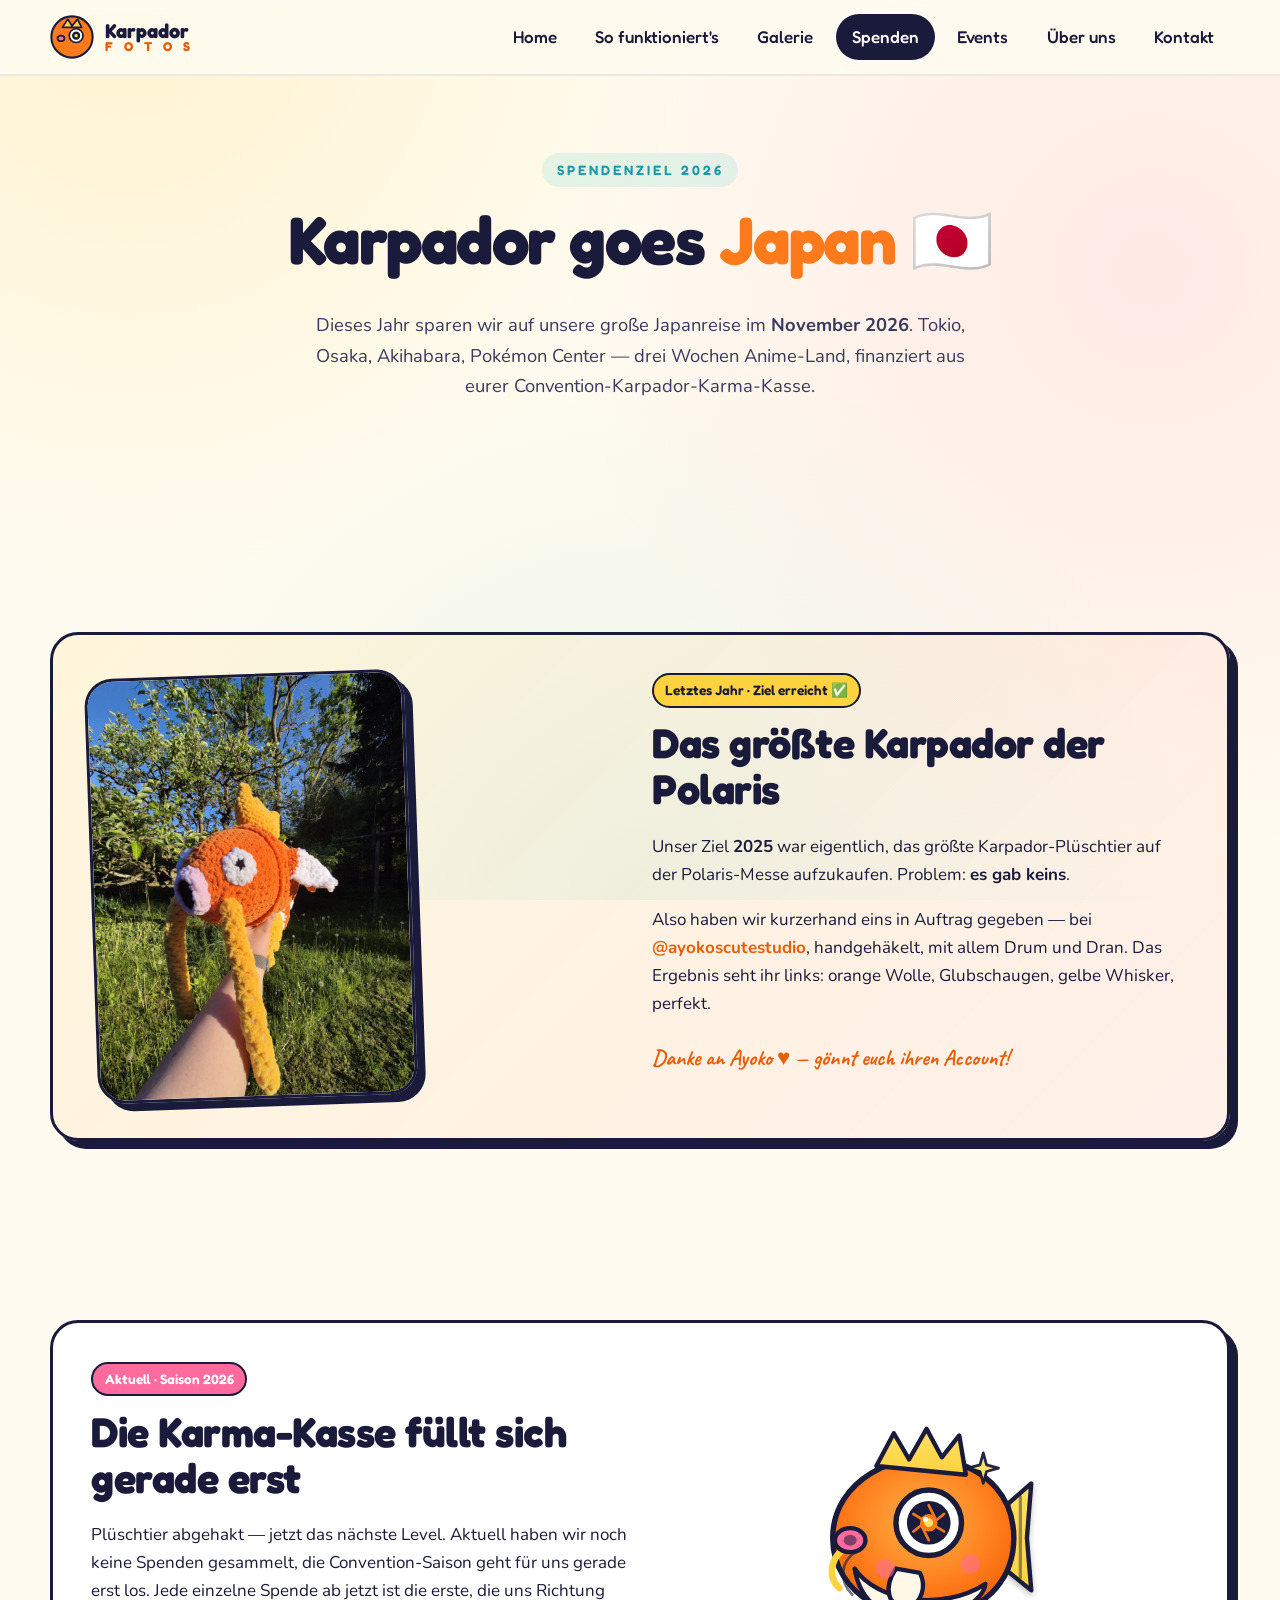
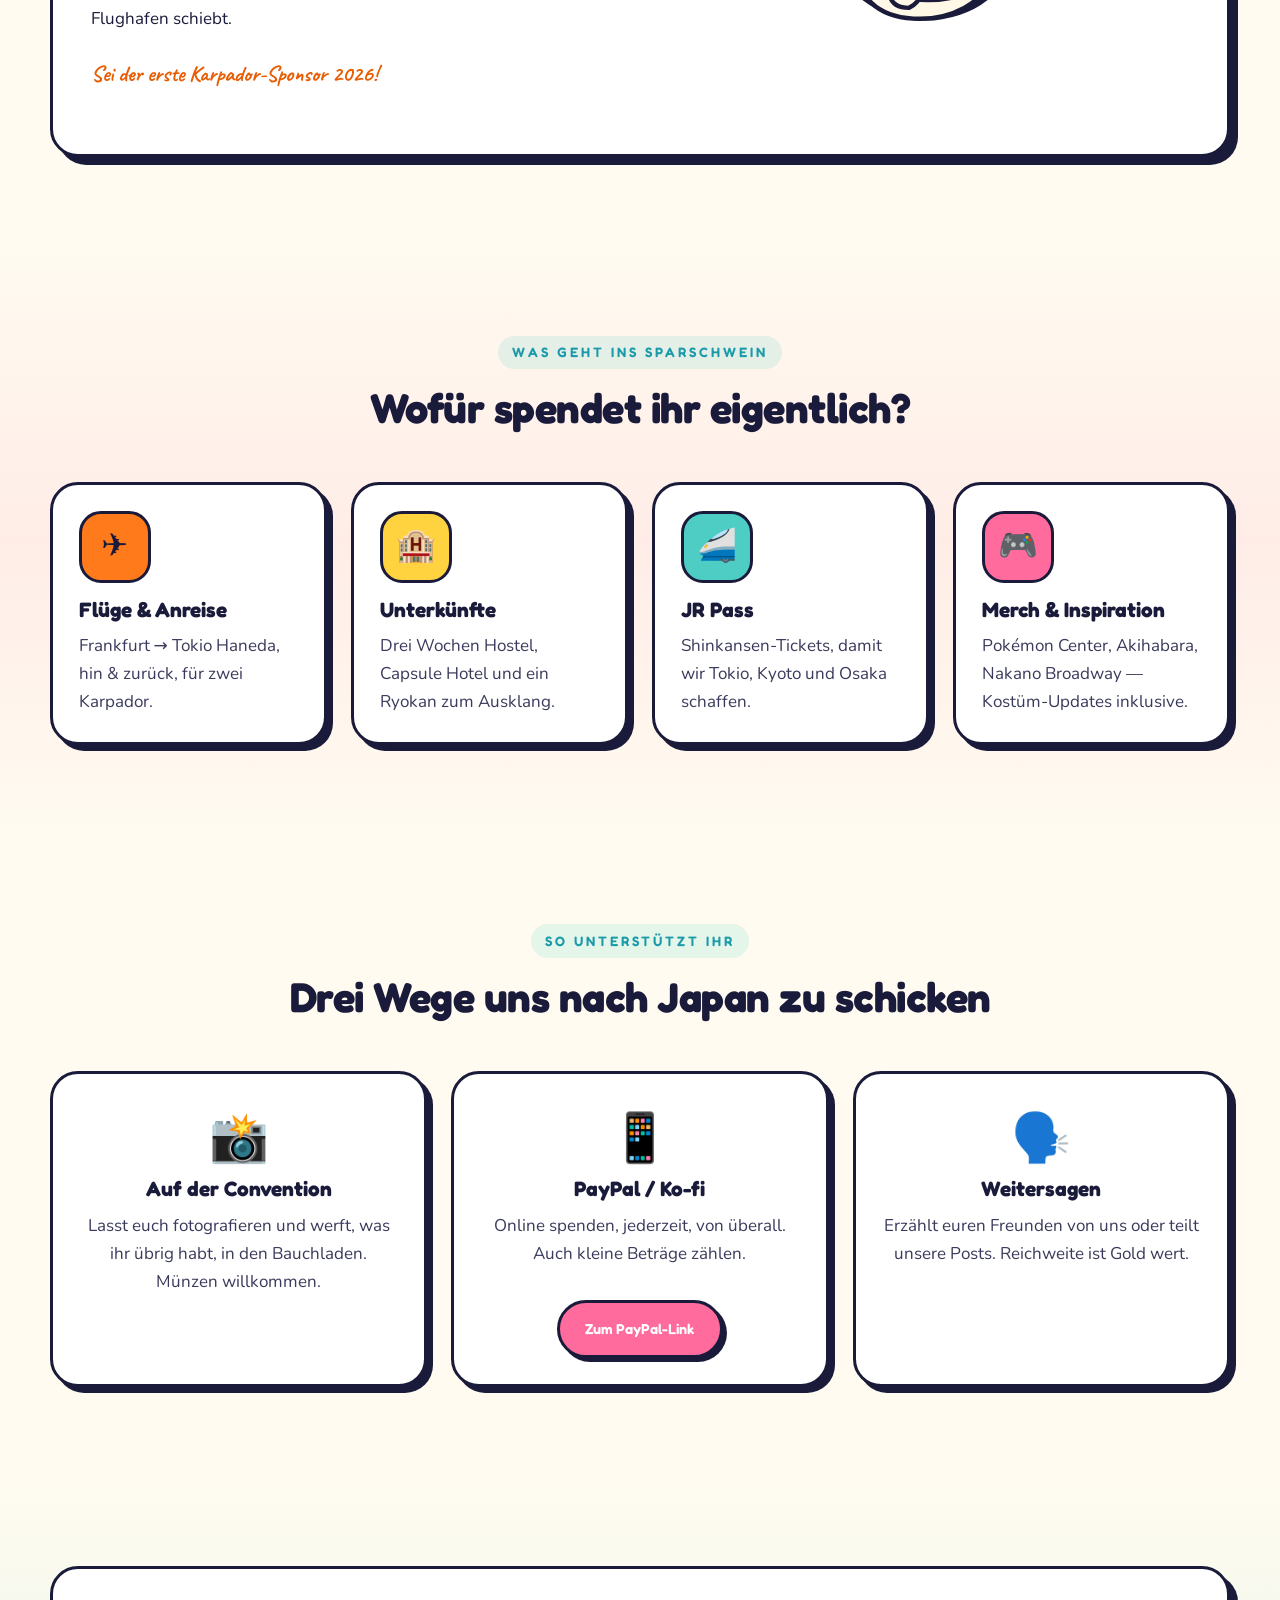
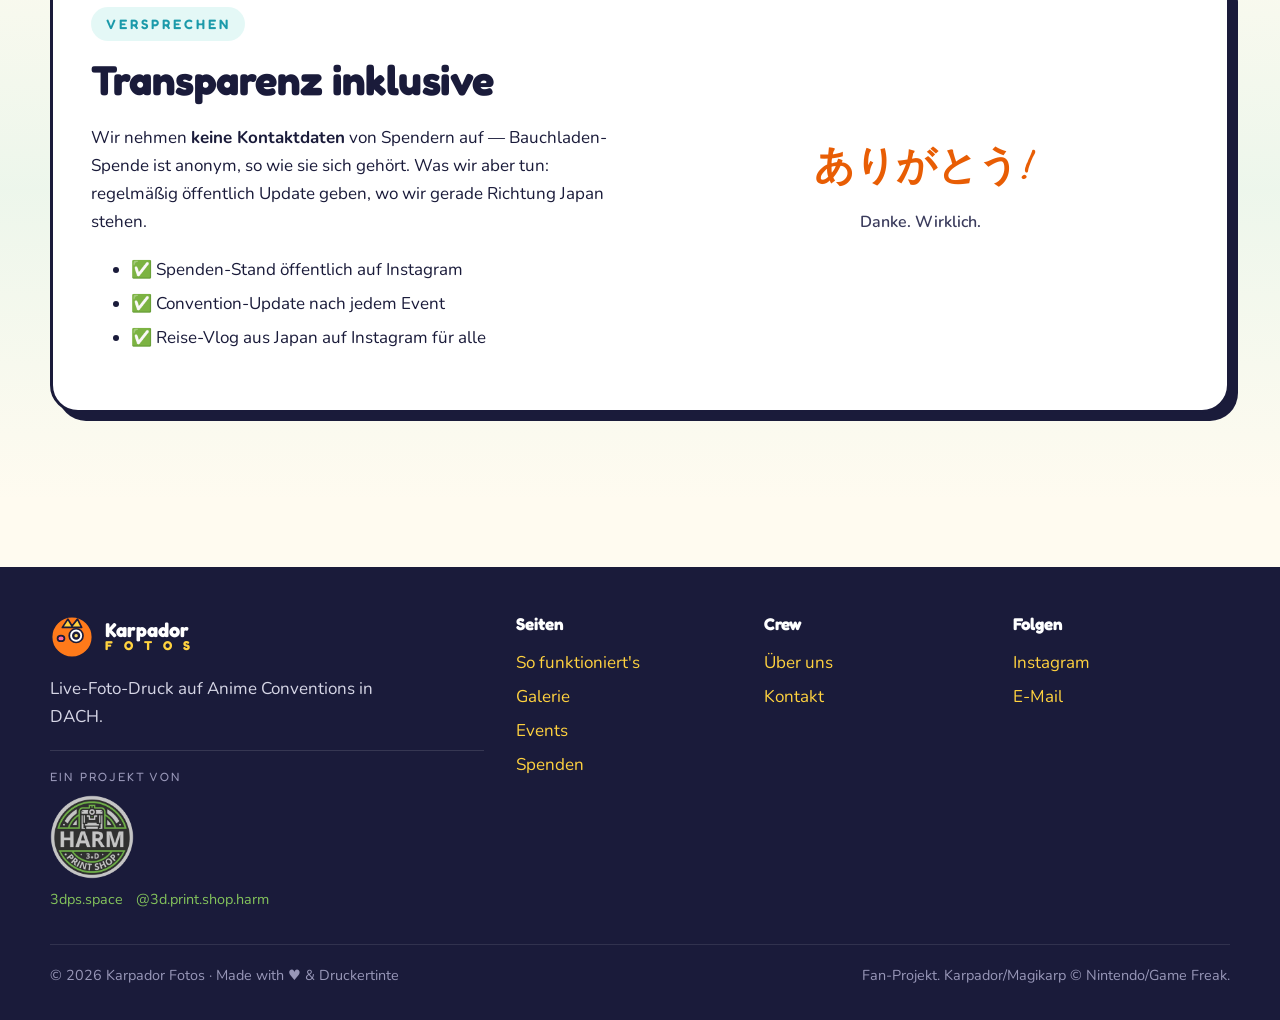
<file: spenden.html>
<!doctype html>
<html lang="de">
<head>
  <meta charset="utf-8" />
  <meta name="viewport" content="width=device-width, initial-scale=1" />
  <title>Spenden — Karpador Fotos · Japan im November</title>
  <meta name="description" content="Unser Spendenziel 2026: die große Japanreise im November. Jeder Euro hilft uns einen Schritt näher nach Tokio." />
  <link rel="icon" type="image/svg+xml" href="assets/favicon.svg" />
  <link rel="preconnect" href="https://fonts.googleapis.com" />
  <link rel="preconnect" href="https://fonts.gstatic.com" crossorigin />
  <link href="https://fonts.googleapis.com/css2?family=Fredoka:wght@500;600;700&family=Nunito:wght@400;600;700&family=Caveat:wght@700&display=swap" rel="stylesheet" />
  <link rel="stylesheet" href="styles.css" />
</head>
<body>

<header class="nav">
  <div class="container nav-inner">
    <a class="brand" href="index.html">
      <img src="assets/favicon.svg" alt="" />
      <span class="brand-text"><span>Karpador</span><span>F O T O S</span></span>
    </a>
    <button class="nav-toggle" aria-label="Menü"><span></span></button>
    <nav>
      <ul class="nav-links">
        <li><a href="index.html">Home</a></li>
        <li><a href="so-funktionierts.html">So funktioniert's</a></li>
        <li><a href="galerie.html">Galerie</a></li>
        <li><a href="spenden.html">Spenden</a></li>
        <li><a href="events.html">Events</a></li>
        <li><a href="ueber-uns.html">Über uns</a></li>
        <li><a href="kontakt.html">Kontakt</a></li>
      </ul>
    </nav>
  </div>
</header>

<section class="hero">
  <div class="container">
    <div class="section-head reveal">
      <span class="eyebrow">Spendenziel 2026</span>
      <h1>Karpador goes <span style="color:var(--orange)">Japan</span> 🇯🇵</h1>
      <p class="lead" style="margin: 0 auto;">
        Dieses Jahr sparen wir auf unsere große Japanreise im <strong>November 2026</strong>.
        Tokio, Osaka, Akihabara, Pokémon Center — drei Wochen Anime-Land,
        finanziert aus eurer Convention-Karpador-Karma-Kasse.
      </p>
    </div>
  </div>
</section>

<section>
  <div class="container">
    <div class="panel reveal" style="background: linear-gradient(135deg, rgba(255,210,63,.12), rgba(255,107,157,.08));">
      <div class="grid cols-2" style="align-items:center;">
        <div class="center">
          <img src="images/karpador-plushie-2025.jpeg" alt="Selbst in Auftrag gegebenes gehäkeltes Karpador-Plüschtier" style="max-width: 320px; width: 100%; border: 3px solid var(--ink); border-radius: var(--radius-lg); box-shadow: 8px 8px 0 var(--ink); transform: rotate(-2deg);" />
        </div>
        <div>
          <span class="tag" style="background: var(--yellow); margin-bottom: .8rem;">Letztes Jahr · Ziel erreicht ✅</span>
          <h2>Das größte Karpador der Polaris</h2>
          <p>
            Unser Ziel <strong>2025</strong> war eigentlich, das größte Karpador-Plüschtier
            auf der Polaris-Messe aufzukaufen. Problem: <strong>es gab keins</strong>.
          </p>
          <p>
            Also haben wir kurzerhand eins in Auftrag gegeben — bei
            <a href="https://www.instagram.com/ayokoscutestudio/" target="_blank" rel="noopener"><strong>@ayokoscutestudio</strong></a>,
            handgehäkelt, mit allem Drum und Dran. Das Ergebnis seht ihr links: orange Wolle,
            Glubschaugen, gelbe Whisker, perfekt.
          </p>
          <p class="hand" style="font-size:1.4rem; color: var(--orange-deep);">
            Danke an Ayoko ♥ — gönnt euch ihren Account!
          </p>
        </div>
      </div>
    </div>
  </div>
</section>

<section>
  <div class="container">
    <div class="panel reveal">
      <div class="grid cols-2" style="align-items:center;">
        <div>
          <span class="tag pink" style="margin-bottom: .8rem;">Aktuell · Saison 2026</span>
          <h2>Die Karma-Kasse füllt sich gerade erst</h2>
          <p>
            Plüschtier abgehakt — jetzt das nächste Level. Aktuell haben wir noch
            keine Spenden gesammelt, die Convention-Saison geht für uns gerade erst los.
            Jede einzelne Spende ab jetzt ist die erste, die uns Richtung Flughafen schiebt.
          </p>
          <p class="hand" style="font-size:1.4rem; color: var(--orange-deep);">
            Sei der erste Karpador-Sponsor 2026!
          </p>
        </div>
        <div class="center">
          <img src="assets/logo.svg" alt="" style="max-width: 240px; margin: 0 auto; animation: float 5s ease-in-out infinite;" />
        </div>
      </div>
    </div>
  </div>
</section>

<section class="section-pink">
  <div class="container">
    <div class="section-head reveal">
      <span class="eyebrow">Was geht ins Sparschwein</span>
      <h2>Wofür spendet ihr eigentlich?</h2>
    </div>
    <div class="grid cols-4">
      <article class="card reveal">
        <div class="icon" style="background: var(--orange); border-color: var(--ink);"><span style="font-size: 2rem;">✈️</span></div>
        <h3>Flüge & Anreise</h3>
        <p>Frankfurt → Tokio Haneda, hin & zurück, für zwei Karpador.</p>
      </article>
      <article class="card reveal">
        <div class="icon" style="background: var(--yellow);"><span style="font-size: 2rem;">🏨</span></div>
        <h3>Unterkünfte</h3>
        <p>Drei Wochen Hostel, Capsule Hotel und ein Ryokan zum Ausklang.</p>
      </article>
      <article class="card reveal">
        <div class="icon" style="background: var(--aqua);"><span style="font-size: 2rem;">🚄</span></div>
        <h3>JR Pass</h3>
        <p>Shinkansen-Tickets, damit wir Tokio, Kyoto und Osaka schaffen.</p>
      </article>
      <article class="card reveal">
        <div class="icon" style="background: var(--pink);"><span style="font-size: 2rem;">🎮</span></div>
        <h3>Merch & Inspiration</h3>
        <p>Pokémon Center, Akihabara, Nakano Broadway — Kostüm-Updates inklusive.</p>
      </article>
    </div>
  </div>
</section>

<section>
  <div class="container">
    <div class="section-head reveal">
      <span class="eyebrow">So unterstützt ihr</span>
      <h2>Drei Wege uns nach Japan zu schicken</h2>
    </div>
    <div class="grid cols-3">
      <article class="card reveal" style="text-align:center;">
        <div style="font-size: 3rem;">📸</div>
        <h3>Auf der Convention</h3>
        <p>Lasst euch fotografieren und werft, was ihr übrig habt, in den Bauchladen. Münzen willkommen.</p>
      </article>
      <article class="card reveal" style="text-align:center;">
        <div style="font-size: 3rem;">📱</div>
        <h3>PayPal / Ko-fi</h3>
        <p>Online spenden, jederzeit, von überall. Auch kleine Beträge zählen.</p>
        <a class="btn pink mt-2" href="#" style="font-size:.9rem;">Zum PayPal-Link</a>
      </article>
      <article class="card reveal" style="text-align:center;">
        <div style="font-size: 3rem;">🗣️</div>
        <h3>Weitersagen</h3>
        <p>Erzählt euren Freunden von uns oder teilt unsere Posts. Reichweite ist Gold wert.</p>
      </article>
    </div>
  </div>
</section>

<section class="section-aqua">
  <div class="container">
    <div class="panel reveal">
      <div class="grid cols-2" style="align-items:center;">
        <div>
          <span class="eyebrow">Versprechen</span>
          <h2>Transparenz inklusive</h2>
          <p>
            Wir nehmen <strong>keine Kontaktdaten</strong> von Spendern auf — Bauchladen-Spende ist
            anonym, so wie sie sich gehört. Was wir aber tun: regelmäßig öffentlich
            Update geben, wo wir gerade Richtung Japan stehen.
          </p>
          <ul style="line-height:2;">
            <li>✅ Spenden-Stand öffentlich auf Instagram</li>
            <li>✅ Convention-Update nach jedem Event</li>
            <li>✅ Reise-Vlog aus Japan auf Instagram für alle</li>
          </ul>
        </div>
        <div class="center">
          <div class="hand" style="font-size: 2.5rem; line-height:1.2; color: var(--orange-deep);">
            ありがとう!<br>
            <small style="color: var(--ink-soft); font-family: var(--font-body); font-weight:600; font-size: 1rem;">Danke. Wirklich.</small>
          </div>
        </div>
      </div>
    </div>
  </div>
</section>

<footer class="footer">
  <div class="container">
    <div class="footer-grid">
      <div>
        <a class="brand" href="index.html">
          <img src="assets/favicon.svg" alt="" />
          <span class="brand-text"><span>Karpador</span><span>F O T O S</span></span>
        </a>
        <p style="margin-top:1rem; max-width: 36ch;">Live-Foto-Druck auf Anime Conventions in DACH.</p>
        <div class="dps-badge">
          <div class="label">Ein Projekt von</div>
          <a class="dps-wordmark" href="https://3dps.space" target="_blank" rel="noopener" style="display:block;">
            <picture><source srcset="assets/3dps-logo.webp" type="image/webp"><img src="assets/3dps-logo.png" alt="3D Print Shop Harm" /></picture>
          </a>
          <div class="links">
            <a href="https://3dps.space" target="_blank" rel="noopener">3dps.space</a>
            <a href="https://www.instagram.com/3d.print.shop.harm/" target="_blank" rel="noopener">@3d.print.shop.harm</a>
          </div>
        </div>
      </div>
      <div><h4>Seiten</h4><ul style="list-style:none; padding:0; margin:0; line-height:2;">
        <li><a href="so-funktionierts.html">So funktioniert's</a></li>
        <li><a href="galerie.html">Galerie</a></li>
        <li><a href="events.html">Events</a></li>
        <li><a href="spenden.html">Spenden</a></li>
      </ul></div>
      <div><h4>Crew</h4><ul style="list-style:none; padding:0; margin:0; line-height:2;">
        <li><a href="ueber-uns.html">Über uns</a></li>
        <li><a href="kontakt.html">Kontakt</a></li>
      </ul></div>
      <div><h4>Folgen</h4><ul style="list-style:none; padding:0; margin:0; line-height:2;">
        <li><a href="https://www.instagram.com/3d.print.shop.harm/" target="_blank" rel="noopener">Instagram</a></li>
        <li><a href="mailto:service@3dps.space">E-Mail</a></li>
      </ul></div>
    </div>
    <div class="footer-bottom">
      <span>© 2026 Karpador Fotos · Made with ♥ & Druckertinte</span>
      <span>Fan-Projekt. Karpador/Magikarp © Nintendo/Game Freak.</span>
    </div>
  </div>
</footer>
<script src="script.js"></script>
</body>
</html>
</file>
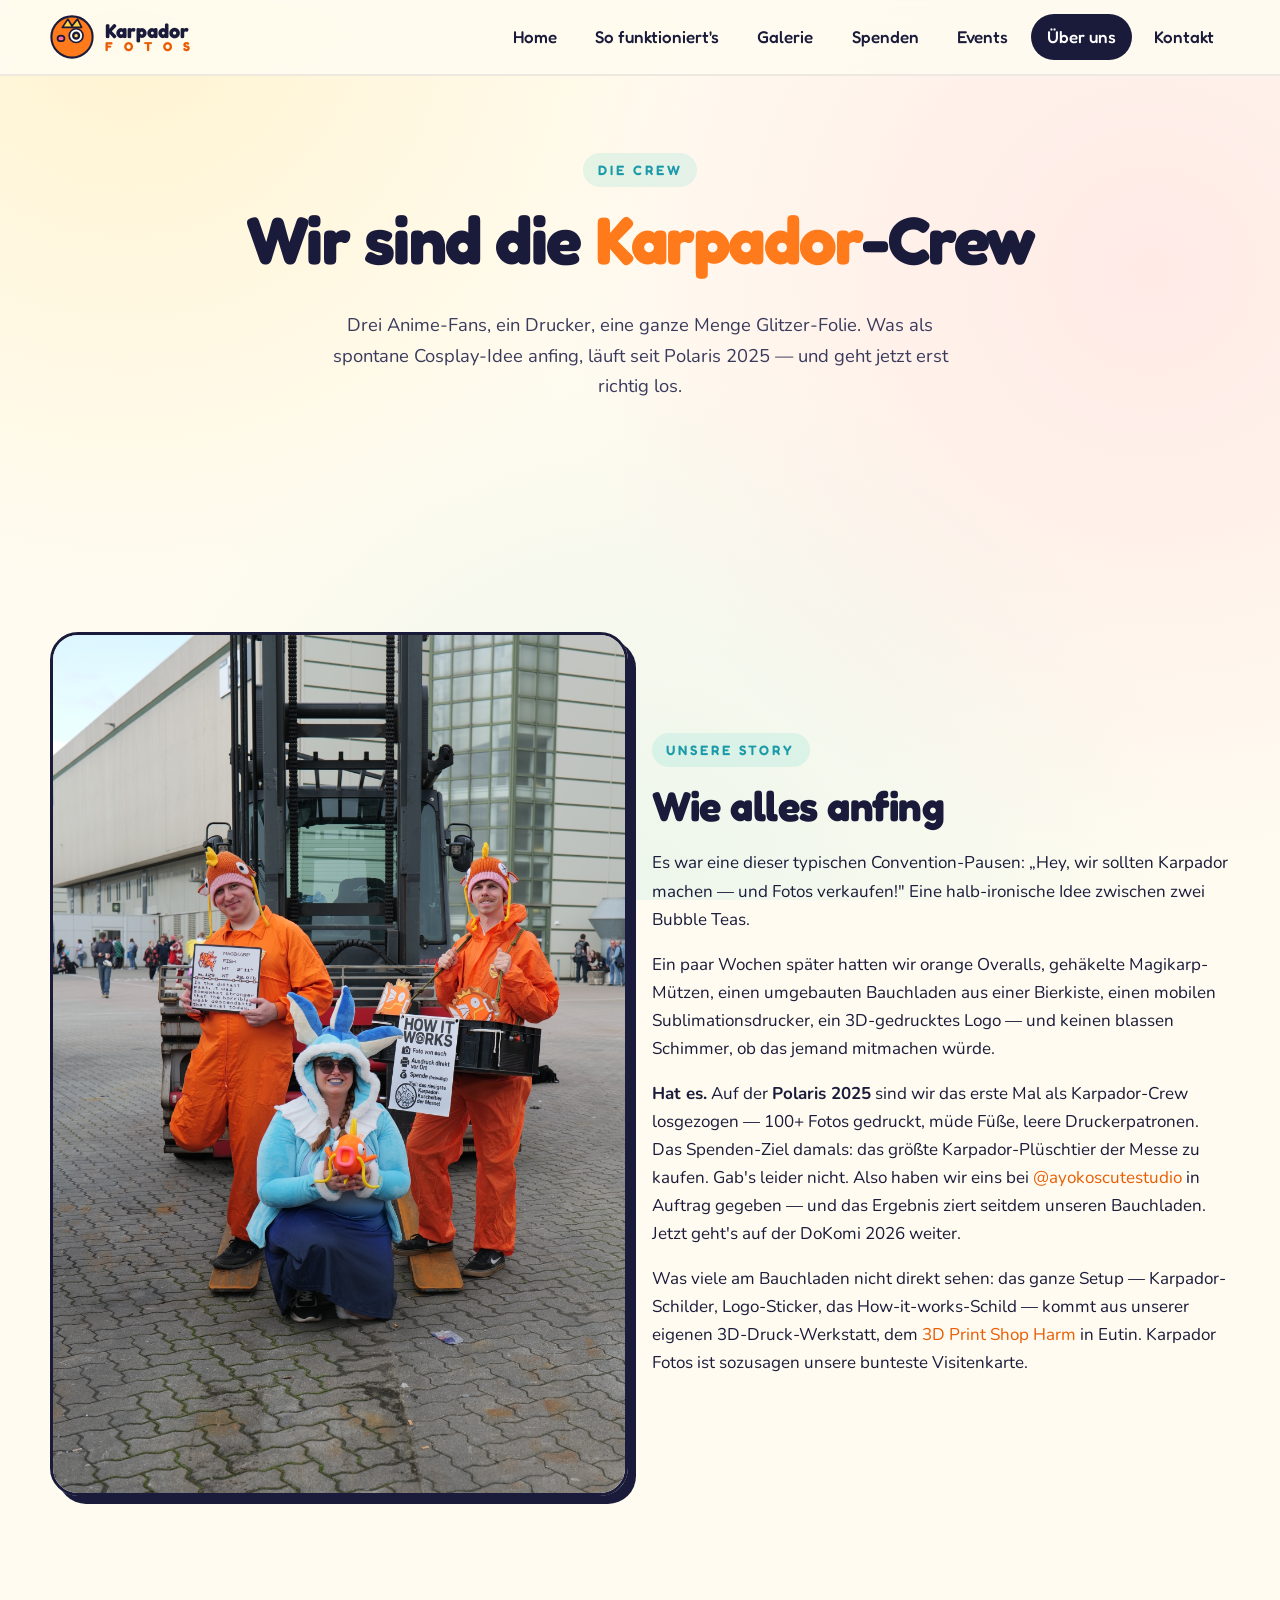
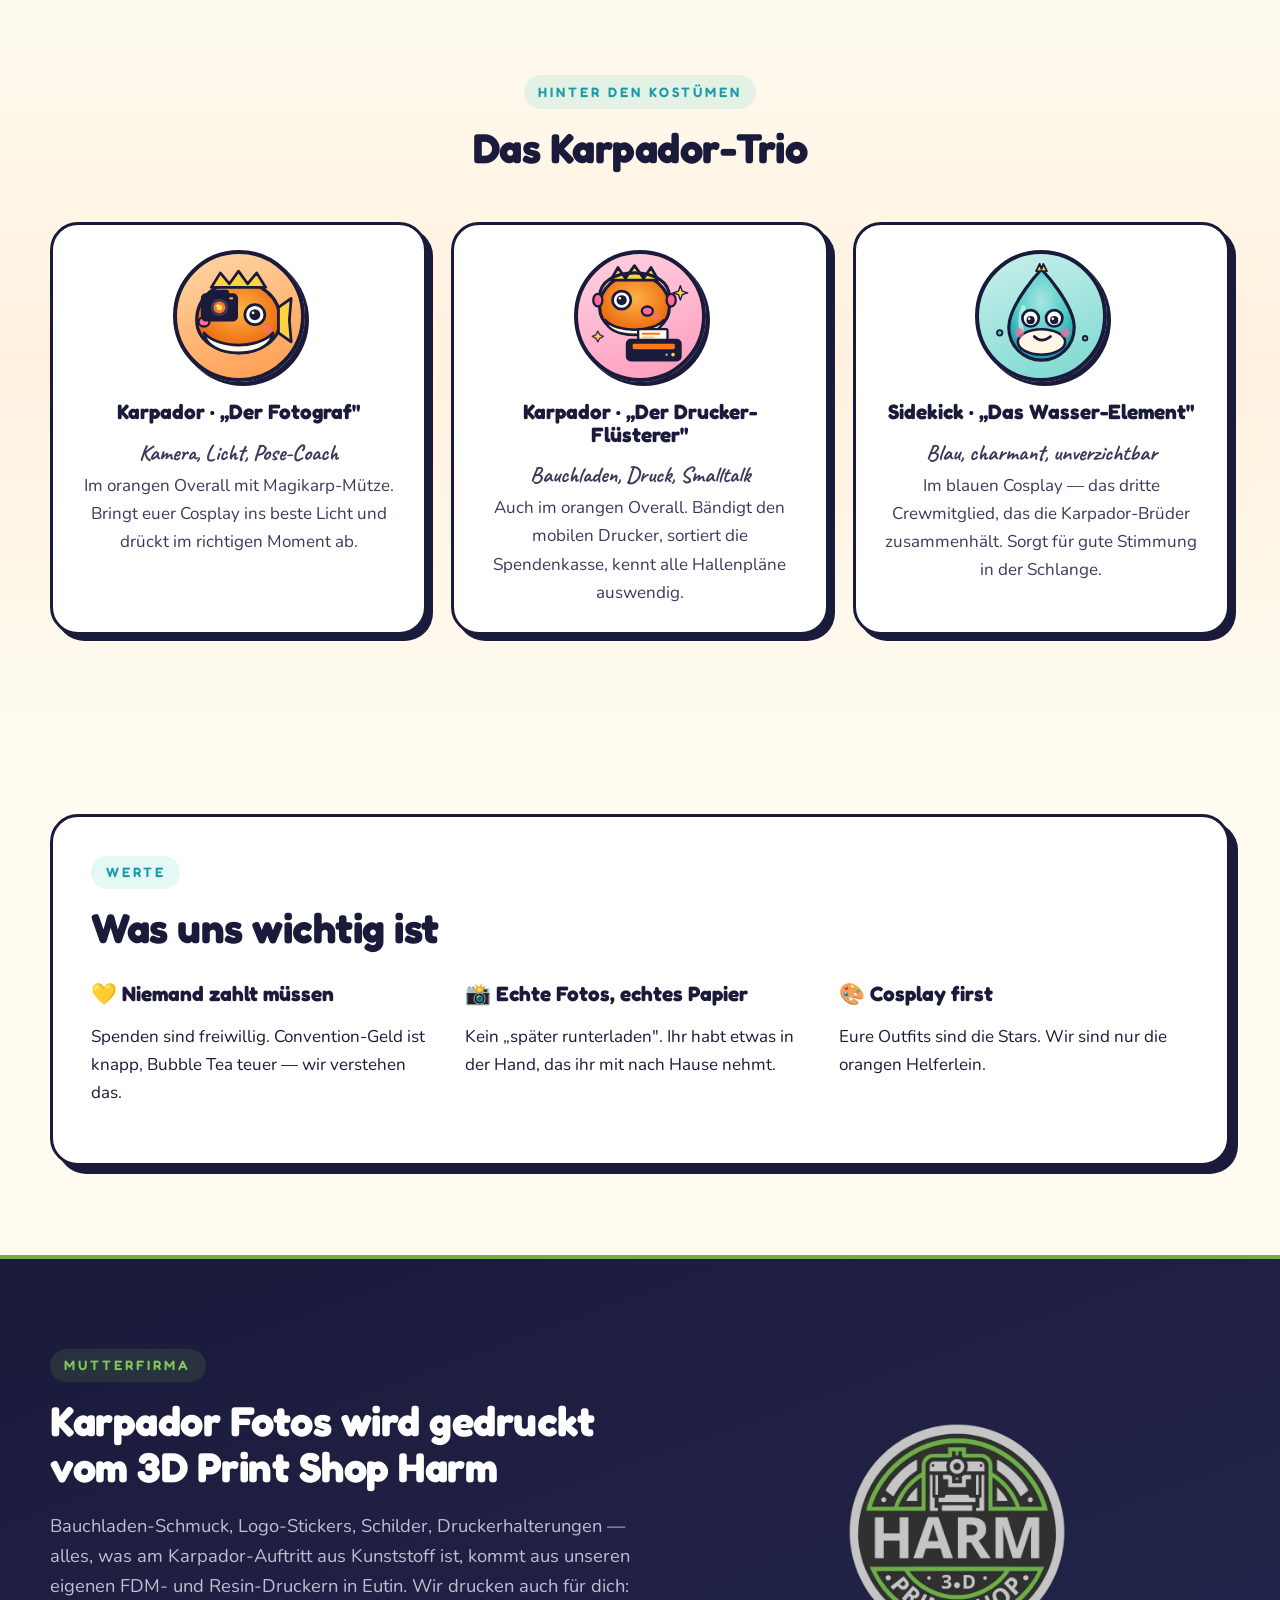
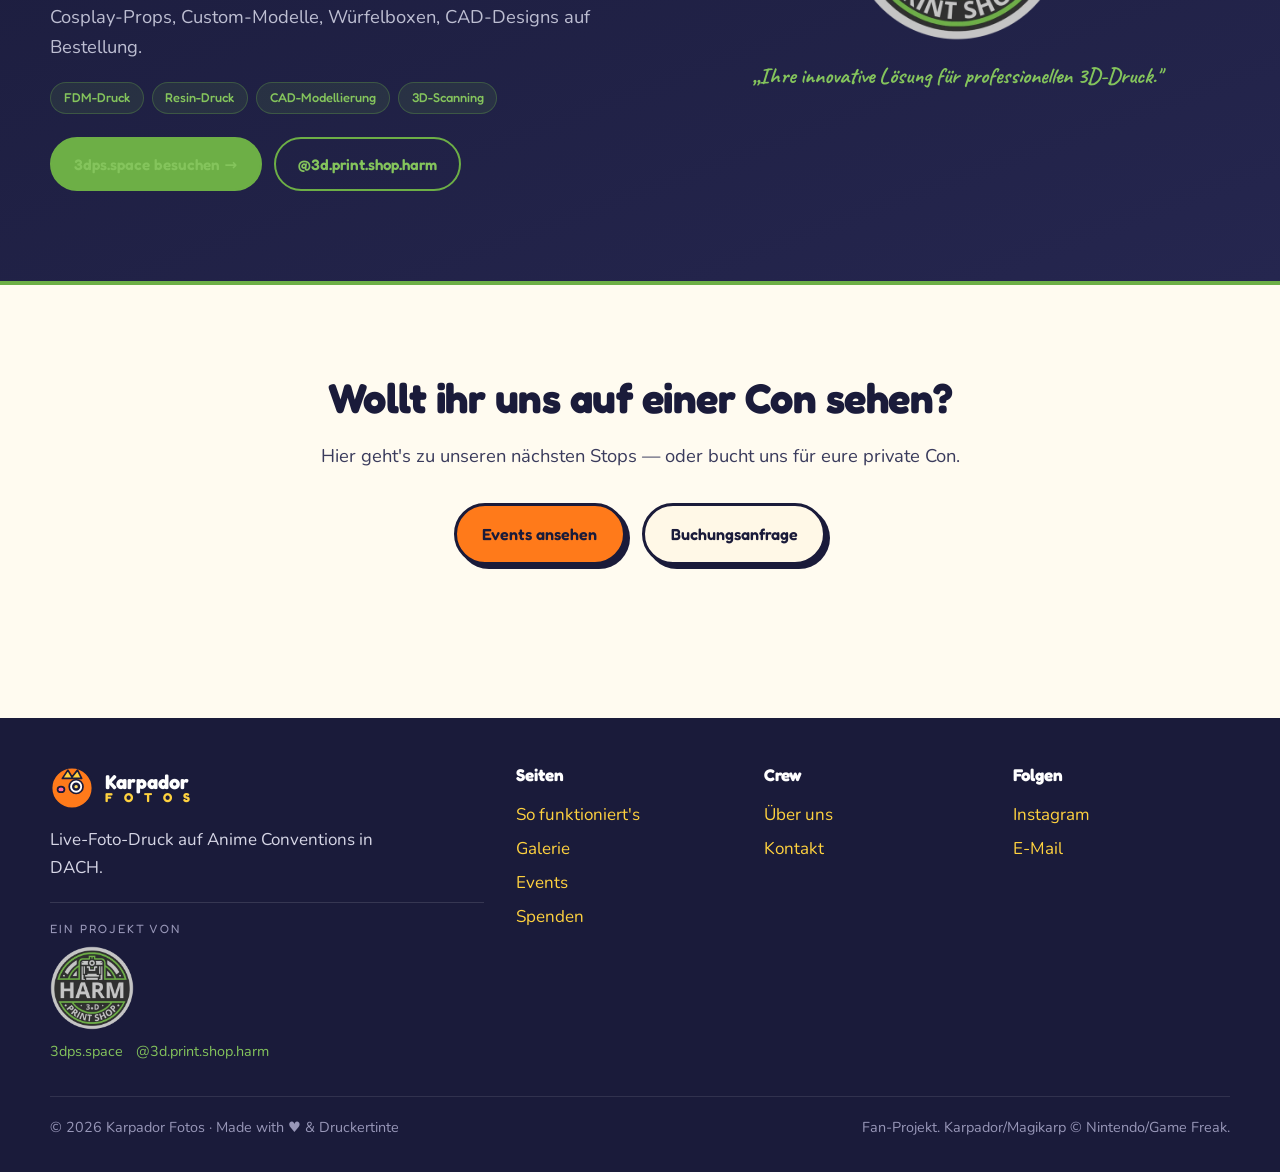
<file: ueber-uns.html>
<!doctype html>
<html lang="de">
<head>
  <meta charset="utf-8" />
  <meta name="viewport" content="width=device-width, initial-scale=1" />
  <title>Über uns — Karpador Fotos</title>
  <meta name="description" content="Zwei Anime-Fans im Karpador-Cosplay. Was uns antreibt, warum wir das machen, und wer hinter dem Bauchladen steckt." />
  <link rel="icon" type="image/svg+xml" href="assets/favicon.svg" />
  <link rel="preconnect" href="https://fonts.googleapis.com" />
  <link rel="preconnect" href="https://fonts.gstatic.com" crossorigin />
  <link href="https://fonts.googleapis.com/css2?family=Fredoka:wght@500;600;700&family=Nunito:wght@400;600;700&family=Caveat:wght@700&display=swap" rel="stylesheet" />
  <link rel="stylesheet" href="styles.css" />
</head>
<body>

<header class="nav">
  <div class="container nav-inner">
    <a class="brand" href="index.html">
      <img src="assets/favicon.svg" alt="" />
      <span class="brand-text"><span>Karpador</span><span>F O T O S</span></span>
    </a>
    <button class="nav-toggle" aria-label="Menü"><span></span></button>
    <nav>
      <ul class="nav-links">
        <li><a href="index.html">Home</a></li>
        <li><a href="so-funktionierts.html">So funktioniert's</a></li>
        <li><a href="galerie.html">Galerie</a></li>
        <li><a href="spenden.html">Spenden</a></li>
        <li><a href="events.html">Events</a></li>
        <li><a href="ueber-uns.html">Über uns</a></li>
        <li><a href="kontakt.html">Kontakt</a></li>
      </ul>
    </nav>
  </div>
</header>

<section class="hero">
  <div class="container">
    <div class="section-head reveal">
      <span class="eyebrow">Die Crew</span>
      <h1>Wir sind die <span style="color:var(--orange)">Karpador</span>-Crew</h1>
      <p class="lead" style="margin: 0 auto;">Drei Anime-Fans, ein Drucker, eine ganze Menge Glitzer-Folie. Was als spontane Cosplay-Idee anfing, läuft seit Polaris 2025 — und geht jetzt erst richtig los.</p>
    </div>
  </div>
</section>

<section>
  <div class="container">
    <div class="grid cols-2 reveal" style="align-items:center;">
      <div>
        <img src="images/P1121066.jpg" alt="Die Karpador-Crew zu dritt mit Bauchladen auf der Convention" style="border:3px solid var(--ink); border-radius: var(--radius-lg); box-shadow: 8px 8px 0 var(--ink); width: 100%; height: auto; object-fit: cover;" />
      </div>
      <div>
        <span class="eyebrow">Unsere Story</span>
        <h2>Wie alles anfing</h2>
        <p>
          Es war eine dieser typischen Convention-Pausen: „Hey, wir sollten Karpador machen — und Fotos verkaufen!" Eine halb-ironische Idee zwischen zwei Bubble Teas.
        </p>
        <p>
          Ein paar Wochen später hatten wir orange Overalls, gehäkelte Magikarp-Mützen, einen umgebauten Bauchladen aus einer Bierkiste, einen mobilen Sublimationsdrucker, ein 3D-gedrucktes Logo — und keinen blassen Schimmer, ob das jemand mitmachen würde.
        </p>
        <p>
          <strong>Hat es.</strong> Auf der <strong>Polaris 2025</strong> sind wir das erste Mal als Karpador-Crew losgezogen — 100+ Fotos gedruckt, müde Füße, leere Druckerpatronen. Das Spenden-Ziel damals: das größte Karpador-Plüschtier der Messe zu kaufen. Gab's leider nicht. Also haben wir eins bei <a href="https://www.instagram.com/ayokoscutestudio/" target="_blank" rel="noopener">@ayokoscutestudio</a> in Auftrag gegeben — und das Ergebnis ziert seitdem unseren Bauchladen. Jetzt geht's auf der DoKomi 2026 weiter.
        </p>
        <p>
          Was viele am Bauchladen nicht direkt sehen: das ganze Setup — Karpador-Schilder, Logo-Sticker, das How-it-works-Schild — kommt aus unserer eigenen 3D-Druck-Werkstatt, dem <a href="https://3dps.space" target="_blank" rel="noopener">3D Print Shop Harm</a> in Eutin. Karpador Fotos ist sozusagen unsere bunteste Visitenkarte.
        </p>
      </div>
    </div>
  </div>
</section>

<section class="section-orange">
  <div class="container">
    <div class="section-head reveal">
      <span class="eyebrow">Hinter den Kostümen</span>
      <h2>Das Karpador-Trio</h2>
    </div>
    <div class="grid cols-3">
      <article class="card reveal" style="text-align:center;">
        <div class="avatar avatar-orange"><img src="assets/avatar-fotograf.svg" alt="" /></div>
        <h3>Karpador · „Der Fotograf"</h3>
        <p class="hand" style="font-size:1.4rem;">Kamera, Licht, Pose-Coach</p>
        <p>Im orangen Overall mit Magikarp-Mütze. Bringt euer Cosplay ins beste Licht und drückt im richtigen Moment ab.</p>
      </article>
      <article class="card reveal" style="text-align:center;">
        <div class="avatar avatar-pink"><img src="assets/avatar-drucker.svg" alt="" /></div>
        <h3>Karpador · „Der Drucker-Flüsterer"</h3>
        <p class="hand" style="font-size:1.4rem;">Bauchladen, Druck, Smalltalk</p>
        <p>Auch im orangen Overall. Bändigt den mobilen Drucker, sortiert die Spendenkasse, kennt alle Hallenpläne auswendig.</p>
      </article>
      <article class="card reveal" style="text-align:center;">
        <div class="avatar avatar-aqua"><img src="assets/avatar-sidekick.svg" alt="" /></div>
        <h3>Sidekick · „Das Wasser-Element"</h3>
        <p class="hand" style="font-size:1.4rem;">Blau, charmant, unverzichtbar</p>
        <p>Im blauen Cosplay — das dritte Crewmitglied, das die Karpador-Brüder zusammenhält. Sorgt für gute Stimmung in der Schlange.</p>
      </article>
    </div>
  </div>
</section>

<section>
  <div class="container">
    <div class="panel reveal">
      <span class="eyebrow">Werte</span>
      <h2>Was uns wichtig ist</h2>
      <div class="grid cols-3 mt-2">
        <div>
          <h3>💛 Niemand zahlt müssen</h3>
          <p>Spenden sind freiwillig. Convention-Geld ist knapp, Bubble Tea teuer — wir verstehen das.</p>
        </div>
        <div>
          <h3>📸 Echte Fotos, echtes Papier</h3>
          <p>Kein „später runterladen". Ihr habt etwas in der Hand, das ihr mit nach Hause nehmt.</p>
        </div>
        <div>
          <h3>🎨 Cosplay first</h3>
          <p>Eure Outfits sind die Stars. Wir sind nur die orangen Helferlein.</p>
        </div>
      </div>
    </div>
  </div>
</section>

<section class="section-dps">
  <div class="container">
    <div class="dps-grid reveal">
      <div>
        <span class="eyebrow">Mutterfirma</span>
        <h2>Karpador Fotos wird gedruckt vom 3D Print Shop Harm</h2>
        <p class="lead">
          Bauchladen-Schmuck, Logo-Stickers, Schilder, Druckerhalterungen — alles, was am Karpador-Auftritt aus Kunststoff ist, kommt aus unseren eigenen FDM- und Resin-Druckern in Eutin. Wir drucken auch für dich: Cosplay-Props, Custom-Modelle, Würfelboxen, CAD-Designs auf Bestellung.
        </p>
        <div class="dps-services">
          <span class="dps-tag">FDM-Druck</span>
          <span class="dps-tag">Resin-Druck</span>
          <span class="dps-tag">CAD-Modellierung</span>
          <span class="dps-tag">3D-Scanning</span>
        </div>
        <div class="dps-cta">
          <a class="dps-btn" href="https://3dps.space" target="_blank" rel="noopener">3dps.space besuchen →</a>
          <a class="dps-btn ghost" href="https://www.instagram.com/3d.print.shop.harm/" target="_blank" rel="noopener">@3d.print.shop.harm</a>
        </div>
      </div>
      <div class="center">
        <a class="dps-wordmark" href="https://3dps.space" target="_blank" rel="noopener" style="display:block; margin: 0 auto;">
          <picture><source srcset="assets/3dps-logo.webp" type="image/webp"><img src="assets/3dps-logo.png" alt="3D Print Shop Harm" /></picture>
        </a>
        <p class="hand" style="font-size:1.4rem; color: var(--lime-light); margin-top: 1rem;">
          „Ihre innovative Lösung für professionellen 3D-Druck."
        </p>
      </div>
    </div>
  </div>
</section>

<section>
  <div class="container center">
    <h2>Wollt ihr uns auf einer Con sehen?</h2>
    <p class="lead" style="margin:0 auto;">Hier geht's zu unseren nächsten Stops — oder bucht uns für eure private Con.</p>
    <div class="hero-cta center mt-2" style="justify-content:center;">
      <a class="btn" href="events.html">Events ansehen</a>
      <a class="btn secondary" href="kontakt.html">Buchungsanfrage</a>
    </div>
  </div>
</section>

<footer class="footer">
  <div class="container">
    <div class="footer-grid">
      <div>
        <a class="brand" href="index.html">
          <img src="assets/favicon.svg" alt="" />
          <span class="brand-text"><span>Karpador</span><span>F O T O S</span></span>
        </a>
        <p style="margin-top:1rem; max-width: 36ch;">Live-Foto-Druck auf Anime Conventions in DACH.</p>
        <div class="dps-badge">
          <div class="label">Ein Projekt von</div>
          <a class="dps-wordmark" href="https://3dps.space" target="_blank" rel="noopener" style="display:block;">
            <picture><source srcset="assets/3dps-logo.webp" type="image/webp"><img src="assets/3dps-logo.png" alt="3D Print Shop Harm" /></picture>
          </a>
          <div class="links">
            <a href="https://3dps.space" target="_blank" rel="noopener">3dps.space</a>
            <a href="https://www.instagram.com/3d.print.shop.harm/" target="_blank" rel="noopener">@3d.print.shop.harm</a>
          </div>
        </div>
      </div>
      <div><h4>Seiten</h4><ul style="list-style:none; padding:0; margin:0; line-height:2;">
        <li><a href="so-funktionierts.html">So funktioniert's</a></li>
        <li><a href="galerie.html">Galerie</a></li>
        <li><a href="events.html">Events</a></li>
        <li><a href="spenden.html">Spenden</a></li>
      </ul></div>
      <div><h4>Crew</h4><ul style="list-style:none; padding:0; margin:0; line-height:2;">
        <li><a href="ueber-uns.html">Über uns</a></li>
        <li><a href="kontakt.html">Kontakt</a></li>
      </ul></div>
      <div><h4>Folgen</h4><ul style="list-style:none; padding:0; margin:0; line-height:2;">
        <li><a href="https://www.instagram.com/3d.print.shop.harm/" target="_blank" rel="noopener">Instagram</a></li>
        <li><a href="mailto:service@3dps.space">E-Mail</a></li>
      </ul></div>
    </div>
    <div class="footer-bottom">
      <span>© 2026 Karpador Fotos · Made with ♥ & Druckertinte</span>
      <span>Fan-Projekt. Karpador/Magikarp © Nintendo/Game Freak.</span>
    </div>
  </div>
</footer>
<script src="script.js"></script>
</body>
</html>
</file>
<file: styles.css>
/* ==========================================================================
   Karpador Fotos — Brand & Site Styles
   Colors:   Orange #FF7A1A · Deep #E85D04 · Yellow #FFD23F · Pink #FF6B9D
             Aqua #4ECDC4 · Cream #FFF8E7 · Ink #1A1B3A
   Type:     Fredoka (Display) · Nunito (Body) · Caveat (Hand)
   ========================================================================== */

:root {
  --orange:        #FF7A1A;
  --orange-deep:   #E85D04;
  --orange-soft:   #FFB347;
  --yellow:        #FFD23F;
  --yellow-soft:   #FFE066;
  --pink:          #FF6B9D;
  --aqua:          #4ECDC4;
  --aqua-deep:     #1B9AAA;
  --lime:          #6DAF46;  /* 3DPS brand */
  --lime-light:    #84C45C;
  --lime-deep:     #4E8A30;
  --cream:         #FFF8E7;
  --paper:         #FFFBF0;
  --ink:           #1A1B3A;
  --ink-soft:      #3A3B5C;
  --muted:         #6E7095;

  --font-display:  "Fredoka", "Trebuchet MS", system-ui, sans-serif;
  --font-body:     "Nunito", system-ui, -apple-system, sans-serif;
  --font-hand:     "Caveat", "Comic Sans MS", cursive;

  --radius-sm:     8px;
  --radius:        16px;
  --radius-lg:     28px;
  --radius-pill:   999px;

  --shadow-sm:     0 2px 6px rgba(26,27,58,.08);
  --shadow:        0 8px 30px rgba(26,27,58,.10);
  --shadow-lg:     0 24px 60px rgba(26,27,58,.18);

  --container:     1180px;
  --gap:           clamp(1rem, 2vw, 1.5rem);
}

/* ---------- Reset ---------- */
*,*::before,*::after { box-sizing: border-box; }
html { scroll-behavior: smooth; -webkit-text-size-adjust: 100%; }
body {
  margin: 0;
  font-family: var(--font-body);
  font-size: 17px;
  line-height: 1.65;
  color: var(--ink);
  background: var(--paper);
  background-image:
    radial-gradient(circle at 10% 0%, rgba(255,210,63,.18), transparent 40%),
    radial-gradient(circle at 90% 30%, rgba(255,107,157,.12), transparent 45%),
    radial-gradient(circle at 50% 100%, rgba(78,205,196,.10), transparent 50%);
  background-attachment: fixed;
  min-height: 100vh;
}
img, svg { max-width: 100%; display: block; }
a { color: var(--orange-deep); text-decoration: none; }
a:hover { color: var(--orange); text-decoration: underline; text-underline-offset: 3px; }

/* ---------- Typography ---------- */
h1,h2,h3,h4 {
  font-family: var(--font-display);
  font-weight: 700;
  line-height: 1.1;
  margin: 0 0 .5em;
  color: var(--ink);
}
h1 { font-size: clamp(2.4rem, 5.5vw, 4.2rem); letter-spacing: -1.5px; }
h2 { font-size: clamp(1.8rem, 3.6vw, 2.6rem); letter-spacing: -.5px; }
h3 { font-size: 1.3rem; }
.hand { font-family: var(--font-hand); font-weight: 700; color: var(--orange-deep); }
.eyebrow {
  display: inline-block;
  font-family: var(--font-display);
  font-weight: 600;
  text-transform: uppercase;
  letter-spacing: 3px;
  font-size: .85rem;
  color: var(--aqua-deep);
  background: rgba(78,205,196,.15);
  padding: .35rem .9rem;
  border-radius: var(--radius-pill);
  margin-bottom: 1rem;
}
.lead { font-size: 1.15rem; color: var(--ink-soft); max-width: 60ch; }

/* ---------- Layout ---------- */
.container { width: min(100% - 2rem, var(--container)); margin-inline: auto; }
section { padding: clamp(3rem, 7vw, 6rem) 0; position: relative; }
.section-head { text-align: center; margin-bottom: clamp(2rem, 4vw, 3.5rem); }
.section-head .lead { margin: 0 auto; }

.grid { display: grid; gap: var(--gap); }
.grid.cols-2 { grid-template-columns: repeat(2, 1fr); }
.grid.cols-3 { grid-template-columns: repeat(3, 1fr); }
.grid.cols-4 { grid-template-columns: repeat(4, 1fr); }
@media (max-width: 900px) {
  .grid.cols-3, .grid.cols-4 { grid-template-columns: repeat(2, 1fr); }
}
@media (max-width: 600px) {
  .grid.cols-2, .grid.cols-3, .grid.cols-4 { grid-template-columns: 1fr; }
}

/* ---------- Buttons ---------- */
.btn {
  display: inline-flex; align-items: center; gap: .6rem;
  padding: .9rem 1.6rem;
  font-family: var(--font-display); font-weight: 600; font-size: 1rem;
  border-radius: var(--radius-pill);
  border: 3px solid var(--ink);
  background: var(--orange);
  color: var(--ink);
  cursor: pointer;
  transition: transform .15s ease, box-shadow .15s ease, background .2s;
  box-shadow: 4px 4px 0 var(--ink);
  text-decoration: none;
}
.btn:hover { transform: translate(-2px, -2px); box-shadow: 6px 6px 0 var(--ink); text-decoration: none; }
.btn:active { transform: translate(2px, 2px); box-shadow: 1px 1px 0 var(--ink); }
.btn.secondary { background: var(--cream); }
.btn.pink { background: var(--pink); color: #fff; }
.btn.yellow { background: var(--yellow); }
.btn.ghost { background: transparent; box-shadow: none; }
.btn.ghost:hover { background: rgba(255,122,26,.1); box-shadow: none; transform: none; }

/* ---------- Navigation ---------- */
.nav {
  position: sticky; top: 0; z-index: 50;
  background: rgba(255,251,240,.92);
  backdrop-filter: saturate(150%) blur(12px);
  border-bottom: 2px solid rgba(26,27,58,.08);
}
.nav-inner {
  display: flex; align-items: center; justify-content: space-between;
  padding: .9rem 0;
}
.brand { display: flex; align-items: center; gap: .7rem; font-family: var(--font-display); font-weight: 700; color: var(--ink); text-decoration: none; font-size: 1.25rem; }
.brand:hover { text-decoration: none; }
.brand img { width: 44px; height: 44px; }
.brand-text { display: flex; flex-direction: column; line-height: 1; }
.brand-text span:last-child { color: var(--orange-deep); font-size: .8rem; letter-spacing: 4px; }

.nav-links { display: flex; gap: .4rem; align-items: center; list-style: none; margin: 0; padding: 0; }
.nav-links a {
  display: inline-block;
  padding: .55rem 1rem;
  border-radius: var(--radius-pill);
  font-family: var(--font-display); font-weight: 500;
  color: var(--ink); text-decoration: none;
  transition: background .15s, color .15s;
}
.nav-links a:hover { background: rgba(255,122,26,.12); color: var(--orange-deep); text-decoration: none; }
.nav-links a.active { background: var(--ink); color: #fff; }
.nav-toggle {
  display: none; background: var(--orange); border: 3px solid var(--ink);
  width: 44px; height: 44px; border-radius: 12px;
  cursor: pointer; padding: 0; box-shadow: 3px 3px 0 var(--ink);
}
.nav-toggle span, .nav-toggle span::before, .nav-toggle span::after {
  display: block; width: 22px; height: 3px; background: var(--ink); margin: auto; border-radius: 2px; position: relative; content: '';
}
.nav-toggle span::before { position: absolute; top: -7px; left: 0; }
.nav-toggle span::after  { position: absolute; top:  7px; left: 0; }

@media (max-width: 820px) {
  .nav-toggle {
    display: inline-flex; align-items: center; justify-content: center;
    margin-left: auto;        /* push burger to far right */
    order: 2;                  /* burger after brand, before empty <nav> */
  }
  .nav-inner > nav { order: 3; }
  .nav-links {
    position: absolute;
    top: 100%; left: 0; right: 0;
    flex-direction: column; align-items: stretch;
    background: var(--paper);
    border-bottom: 3px solid var(--ink);
    box-shadow: 0 14px 28px rgba(26,27,58,.14);
    padding: 1rem; gap: .25rem;
    z-index: 60;
    /* Hidden state: invisible, untouchable, slightly raised for animation */
    opacity: 0;
    visibility: hidden;
    transform: translateY(-8px);
    pointer-events: none;
    transition: opacity .2s ease, transform .2s ease, visibility .2s ease;
  }
  .nav.open .nav-links {
    opacity: 1;
    visibility: visible;
    transform: translateY(0);
    pointer-events: auto;
  }
}

/* ---------- Hero ---------- */
.hero {
  padding: clamp(2.5rem, 6vw, 5rem) 0 clamp(3rem, 7vw, 6rem);
  position: relative; overflow: hidden;
}
.hero-grid {
  display: grid; gap: clamp(2rem, 4vw, 4rem);
  grid-template-columns: 1.1fr .9fr; align-items: center;
}
@media (max-width: 900px) { .hero-grid { grid-template-columns: 1fr; text-align: center; }
  .hero-cta { justify-content: center; }
}
.hero h1 .accent { color: var(--orange); display: inline-block; transform: rotate(-2deg); }
.hero h1 .accent2 { color: var(--pink); }
.hero p.lead { margin-top: 1.2rem; }
.hero-cta { display: flex; gap: 1rem; margin-top: 2rem; flex-wrap: wrap; }
.hero-meta {
  display: flex; gap: 1.6rem; margin-top: 2.4rem; flex-wrap: wrap;
  font-family: var(--font-display); color: var(--ink-soft);
}
.hero-meta strong { color: var(--orange-deep); font-size: 1.4rem; display: block; }
.hero-art {
  position: relative; aspect-ratio: 1 / 1;
  display: grid; place-items: center;
}
.hero-art .bubble {
  position: absolute; border-radius: 50%;
  background: radial-gradient(circle at 30% 30%, rgba(255,255,255,.7), rgba(78,205,196,.18));
  border: 2px solid rgba(78,205,196,.35);
  animation: bob 6s ease-in-out infinite;
}
.hero-art .bubble.b1 { width: 60px; height: 60px; top: 8%; right: 18%; }
.hero-art .bubble.b2 { width: 35px; height: 35px; top: 30%; left: 5%; animation-delay: -2s; }
.hero-art .bubble.b3 { width: 90px; height: 90px; bottom: 8%; right: 6%; animation-delay: -4s; }
.hero-art .mascot { width: 78%; animation: float 5s ease-in-out infinite; filter: drop-shadow(0 20px 30px rgba(232,93,4,.25)); }
.hero-art .sticker {
  position: absolute; font-family: var(--font-hand); font-size: 1.6rem; font-weight: 700; color: var(--ink);
  background: var(--yellow); padding: .5rem 1.1rem; border: 3px solid var(--ink); border-radius: 18px; box-shadow: 4px 4px 0 var(--ink);
  transform: rotate(-8deg); top: 6%; left: -2%;
}
.hero-art .sticker.alt { background: var(--pink); color: #fff; top: auto; left: auto; bottom: 6%; right: -2%; transform: rotate(6deg); }

@keyframes float { 0%,100% { transform: translateY(0); } 50% { transform: translateY(-14px); } }
@keyframes bob   { 0%,100% { transform: translateY(0) scale(1); } 50% { transform: translateY(-10px) scale(1.05); } }

/* ---------- Card ---------- */
.card {
  background: #fff;
  border: 3px solid var(--ink);
  border-radius: var(--radius-lg);
  padding: 1.6rem;
  box-shadow: 6px 6px 0 var(--ink);
  transition: transform .18s ease, box-shadow .18s ease;
}
.card:hover { transform: translate(-3px, -3px); box-shadow: 9px 9px 0 var(--ink); }
.card .icon {
  width: 72px; height: 72px; border-radius: 22px;
  display: grid; place-items: center;
  background: var(--cream); border: 3px solid var(--ink);
  margin-bottom: 1rem;
}
.card .icon img { width: 44px; height: 44px; }
.card .step {
  position: absolute; top: -18px; left: -18px;
  width: 44px; height: 44px; border-radius: 50%;
  display: grid; place-items: center;
  background: var(--orange); color: #fff;
  font-family: var(--font-display); font-weight: 700;
  border: 3px solid var(--ink); box-shadow: 3px 3px 0 var(--ink);
}
.card { position: relative; }
.card h3 { margin-top: 0; }
.card p { color: var(--ink-soft); margin: 0; }

/* ---------- Sections / Variants ---------- */
.section-orange { background: linear-gradient(180deg, transparent, rgba(255,122,26,.08), transparent); }
.section-aqua   { background: linear-gradient(180deg, transparent, rgba(78,205,196,.10), transparent); }
.section-pink   { background: linear-gradient(180deg, transparent, rgba(255,107,157,.10), transparent); }

.panel {
  background: #fff; border: 3px solid var(--ink); border-radius: var(--radius-lg);
  padding: clamp(1.5rem, 3vw, 2.5rem); box-shadow: 8px 8px 0 var(--ink);
}

/* ---------- Gallery ---------- */
.gallery {
  display: grid; gap: 1rem;
  grid-template-columns: repeat(12, 1fr);
}
.gallery figure {
  margin: 0; border: 3px solid var(--ink); border-radius: var(--radius);
  overflow: hidden; background: #fff; box-shadow: 5px 5px 0 var(--ink);
  transition: transform .2s, box-shadow .2s;
  position: relative;
}
.gallery figure:hover { transform: translate(-3px, -3px); box-shadow: 8px 8px 0 var(--ink); }
.gallery figure img { width: 100%; height: 100%; object-fit: cover; aspect-ratio: 4 / 5; }
.gallery .tall   { grid-column: span 4; }
.gallery .wide   { grid-column: span 8; }
.gallery .medium { grid-column: span 6; }
.gallery .small  { grid-column: span 4; }
.gallery figure img.landscape { aspect-ratio: 4 / 3; }
@media (max-width: 800px) {
  .gallery .tall, .gallery .wide, .gallery .medium, .gallery .small { grid-column: span 12; }
}

/* ---------- Progress (Donation goal) ---------- */
.progress {
  height: 36px; background: var(--cream);
  border: 3px solid var(--ink); border-radius: var(--radius-pill);
  overflow: hidden; box-shadow: inset 2px 2px 0 rgba(0,0,0,.04);
}
.progress > span {
  display: block; height: 100%;
  background: linear-gradient(90deg, var(--yellow), var(--orange), var(--pink));
  border-radius: var(--radius-pill);
  position: relative; transition: width 1.2s ease;
}
.progress > span::after {
  content: ''; position: absolute; right: 6px; top: 50%; transform: translateY(-50%);
  width: 22px; height: 22px; border-radius: 50%; background: #fff;
  border: 2px solid var(--ink);
}

/* ---------- Event list ---------- */
.event {
  display: grid; grid-template-columns: 110px 1fr auto;
  align-items: center; gap: 1.4rem;
  padding: 1.2rem 1.4rem;
  background: #fff; border: 3px solid var(--ink); border-radius: var(--radius);
  box-shadow: 5px 5px 0 var(--ink);
  margin-bottom: 1rem;
}
.event .date {
  text-align: center; padding: .6rem .4rem;
  background: var(--orange); color: #fff;
  border: 3px solid var(--ink); border-radius: 14px;
  font-family: var(--font-display); font-weight: 700;
}
.event .date .day { display: block; font-size: 1.8rem; line-height: 1; }
.event .date .month { display: block; text-transform: uppercase; font-size: .8rem; letter-spacing: 2px; }
.event h3 { margin: 0 0 .2rem; }
.event .where { color: var(--muted); font-size: .95rem; }
.event .status {
  font-family: var(--font-display); font-weight: 600; font-size: .85rem;
  padding: .35rem .8rem; border-radius: var(--radius-pill);
  background: var(--cream); border: 2px solid var(--ink);
}
.event.past { opacity: .7; }
.event.past .date { background: var(--muted); }
@media (max-width: 600px) {
  .event { grid-template-columns: 1fr; text-align: center; }
}

/* ---------- Forms ---------- */
.form-row { display: grid; gap: 1rem; margin-bottom: 1rem; }
.form-row.two { grid-template-columns: 1fr 1fr; }
@media (max-width: 600px) { .form-row.two { grid-template-columns: 1fr; } }
label { display: block; font-family: var(--font-display); font-weight: 600; margin-bottom: .35rem; }
input, textarea, select {
  width: 100%; padding: .85rem 1rem;
  font: inherit; color: var(--ink);
  background: #fff;
  border: 3px solid var(--ink); border-radius: 14px;
  transition: box-shadow .15s, transform .15s;
}
input:focus, textarea:focus, select:focus {
  outline: none; box-shadow: 4px 4px 0 var(--orange); transform: translate(-2px,-2px);
}
textarea { min-height: 140px; resize: vertical; }

/* Contact form feedback box */
.contact-feedback {
  margin-top: 1rem;
  padding: 0;
  border-radius: 14px;
  font-family: var(--font-body);
  font-weight: 600;
  font-size: .98rem;
  line-height: 1.4;
  opacity: 0;
  max-height: 0;
  overflow: hidden;
  transition: opacity .25s ease, padding .25s ease, max-height .25s ease, border-width .25s;
  border: 0 solid;
}
.contact-feedback:not(:empty) {
  opacity: 1;
  padding: .9rem 1.15rem;
  max-height: 200px;
  border-width: 2px;
}
.contact-feedback.success {
  background: rgba(78,205,196,.18);
  border-color: var(--aqua-deep);
  color: var(--aqua-deep);
}
.contact-feedback.error {
  background: rgba(255,107,157,.16);
  border-color: var(--pink);
  color: #B8245E;
}
#contact-submit:disabled { opacity: .7; cursor: wait; }

/* ---------- Footer ---------- */
.footer {
  background: var(--ink); color: #d6d6e6; padding: 3rem 0 2rem; margin-top: 4rem;
}
.footer a { color: var(--yellow); }
.footer-grid { display: grid; gap: 2rem; grid-template-columns: 2fr 1fr 1fr 1fr; }
@media (max-width: 800px) { .footer-grid { grid-template-columns: 1fr 1fr; } }
@media (max-width: 500px) { .footer-grid { grid-template-columns: 1fr; } }
.footer h4 { color: #fff; font-family: var(--font-display); margin-bottom: .8rem; }
.footer .brand { color: #fff; }
.footer .brand-text span:last-child { color: var(--yellow); }
.footer-bottom {
  border-top: 1px solid rgba(255,255,255,.1);
  margin-top: 2rem; padding-top: 1.2rem;
  font-size: .9rem; color: #9897b8;
  display: flex; justify-content: space-between; flex-wrap: wrap; gap: 1rem;
}

/* ---------- Util ---------- */
.center { text-align: center; }
.mt-2 { margin-top: 2rem; }
.mt-3 { margin-top: 3rem; }
.tag {
  display: inline-block; padding: .25rem .7rem; border-radius: var(--radius-pill);
  background: var(--yellow); color: var(--ink); font-family: var(--font-display); font-weight: 600;
  font-size: .85rem; border: 2px solid var(--ink);
}
.tag.pink { background: var(--pink); color: #fff; }
.tag.aqua { background: var(--aqua); color: var(--ink); }

/* ---------- Foto-Wiederfinden CTA ---------- */
.recover-photo-cta {
  padding: 1.5rem 0 .5rem;
}
.recover-card {
  display: grid;
  grid-template-columns: auto 1fr auto;
  align-items: center;
  gap: 1.6rem;
  padding: 1.4rem 1.8rem;
  background: linear-gradient(135deg, var(--yellow) 0%, #FFC629 100%);
  border: 3px solid var(--ink);
  border-radius: var(--radius-lg);
  box-shadow: 7px 7px 0 var(--ink);
  position: relative;
}
.recover-card .recover-icon {
  font-size: 3.4rem; line-height: 1;
  flex-shrink: 0;
}
.recover-card .recover-text h3 {
  font-family: var(--font-display); font-weight: 700;
  font-size: 1.45rem; line-height: 1.15;
  margin: 0 0 .3rem;
  color: var(--ink);
}
.recover-card .recover-text p {
  margin: 0;
  color: var(--ink);
  font-size: 1rem;
  max-width: 56ch;
}
.recover-card .recover-btn {
  flex-shrink: 0;
  white-space: nowrap;
}
@media (max-width: 760px) {
  .recover-card {
    grid-template-columns: 1fr;
    text-align: center;
    padding: 1.4rem 1.2rem;
  }
  .recover-card .recover-icon { margin: 0 auto; font-size: 2.8rem; }
  .recover-card .recover-btn { justify-self: center; }
}

/* ---------- Instagram CTA ---------- */
.section-insta {
  background:
    radial-gradient(circle at 20% 20%, rgba(255,210,63,.55), transparent 45%),
    linear-gradient(135deg, #FFD23F 0%, #FF7A1A 38%, #FF6B9D 72%, #8338EC 100%);
  position: relative;
  overflow: hidden;
  color: #fff;
}
.section-insta::before {
  content: '';
  position: absolute; inset: 0;
  background:
    radial-gradient(circle at 90% 80%, rgba(131,56,236,.4), transparent 40%);
  pointer-events: none;
}
.insta-cta {
  position: relative;
  display: grid;
  grid-template-columns: auto 1fr;
  gap: 2.5rem;
  align-items: center;
}
.insta-cta .eyebrow {
  background: rgba(255,255,255,.22);
  color: #fff;
  backdrop-filter: blur(8px);
}
.insta-cta h2 { color: #fff; }
.insta-cta .lead { color: rgba(255,255,255,.95); max-width: 56ch; }
.insta-icon {
  width: 140px; height: 140px;
  border-radius: 36px;
  background: rgba(255,255,255,.18);
  border: 4px solid rgba(255,255,255,.55);
  display: grid; place-items: center;
  color: #fff;
  box-shadow: 0 20px 50px rgba(0,0,0,.25);
  flex-shrink: 0;
}
.insta-icon svg { width: 76px; height: 76px; }
.btn-insta {
  display: inline-flex; align-items: center; gap: 1rem;
  padding: 1.1rem 1.8rem;
  background: #fff; color: var(--ink);
  border-radius: var(--radius-pill);
  border: 3px solid var(--ink);
  font-family: var(--font-display); font-weight: 700; font-size: 1.15rem;
  text-decoration: none;
  box-shadow: 5px 5px 0 var(--ink);
  transition: transform .15s, box-shadow .15s;
  margin-top: 1.5rem;
}
.btn-insta:hover {
  transform: translate(-3px, -3px);
  box-shadow: 8px 8px 0 var(--ink);
  text-decoration: none; color: var(--ink);
}
.btn-insta .arrow { font-size: 1.4rem; }
@media (max-width: 700px) {
  .insta-cta { grid-template-columns: 1fr; text-align: center; }
  .insta-icon { margin: 0 auto; width: 110px; height: 110px; }
  .insta-icon svg { width: 60px; height: 60px; }
}

/* ---------- 3DPS (Parent Brand) ---------- */
.section-dps {
  background: linear-gradient(160deg, #1A1B3A 0%, #25264F 100%);
  color: #E5E6F0;
  border-top: 4px solid var(--lime);
  border-bottom: 4px solid var(--lime);
  position: relative;
}
.section-dps h2 { color: #fff; }
.section-dps .eyebrow {
  background: rgba(109,175,70,.15);
  color: var(--lime-light);
}
.section-dps .lead { color: #BDBED2; }
.section-dps a { color: var(--lime-light); }
.dps-grid {
  display: grid; gap: 2rem;
  grid-template-columns: 1.1fr 1fr;
  align-items: center;
}
@media (max-width: 800px) { .dps-grid { grid-template-columns: 1fr; text-align: center; }
  .dps-grid .dps-cta { justify-content: center; }
}
.dps-wordmark {
  color: #fff;
  width: 220px;
  max-width: 100%;
  aspect-ratio: 1 / 1;
  margin-bottom: 1rem;
  display: block;
  transition: transform .2s;
}
.dps-wordmark:hover { transform: rotate(-3deg) scale(1.04); }
.dps-wordmark img { width: 100%; height: 100%; object-fit: contain; }
.dps-cta {
  display: flex; gap: .75rem; flex-wrap: wrap; margin-top: 1.4rem;
}
.dps-btn {
  display: inline-flex; align-items: center; gap: .55rem;
  padding: .8rem 1.4rem;
  font-family: var(--font-display); font-weight: 600; font-size: .95rem;
  border-radius: var(--radius-pill);
  border: 2px solid var(--lime);
  background: var(--lime); color: #fff;
  cursor: pointer; transition: transform .15s, box-shadow .15s, background .2s;
  text-decoration: none;
}
.dps-btn:hover { transform: translateY(-2px); background: var(--lime-light); text-decoration: none; }
.dps-btn.ghost { background: transparent; color: var(--lime-light); }
.dps-btn.ghost:hover { background: rgba(109,175,70,.15); color: #fff; }

.dps-services {
  display: flex; flex-wrap: wrap; gap: .5rem; margin-top: 1.2rem;
}
.dps-tag {
  font-family: var(--font-display); font-weight: 500; font-size: .8rem;
  padding: .3rem .8rem;
  border-radius: var(--radius-pill);
  background: rgba(109,175,70,.12);
  color: var(--lime-light);
  border: 1px solid rgba(109,175,70,.3);
}

/* Footer badge variant */
.dps-badge {
  margin-top: 1.2rem;
  padding-top: 1rem;
  border-top: 1px solid rgba(255,255,255,.12);
}
.dps-badge .label {
  font-family: var(--font-display); font-size: .75rem;
  letter-spacing: 2px; text-transform: uppercase;
  color: #9897b8; margin-bottom: .5rem;
}
.dps-badge .dps-wordmark {
  width: 84px;
  margin: 0 0 .6rem;
}
.dps-badge .links {
  font-size: .9rem;
  display: flex; gap: .8rem; flex-wrap: wrap;
}
.dps-badge .links a { color: var(--lime-light); }

/* ---------- Crew Avatars ---------- */
.avatar {
  width: 132px; height: 132px;
  margin: 0 auto 1.2rem;
  border-radius: 50%;
  border: 4px solid var(--ink);
  display: grid; place-items: center;
  box-shadow: 4px 4px 0 var(--ink);
  overflow: hidden;
  position: relative;
}
.avatar img { width: 88%; height: 88%; object-fit: contain; }
.avatar-orange { background: linear-gradient(160deg, #FFD7A8, #FF9B4D); }
.avatar-pink   { background: linear-gradient(160deg, #FFD2E0, #FF9BBE); }
.avatar-aqua   { background: linear-gradient(160deg, #C8F0EC, #7BD8D1); }

/* Reveal animation */
.reveal { opacity: 0; transform: translateY(20px); transition: opacity .6s ease, transform .6s ease; }
.reveal.visible { opacity: 1; transform: translateY(0); }
</file>
